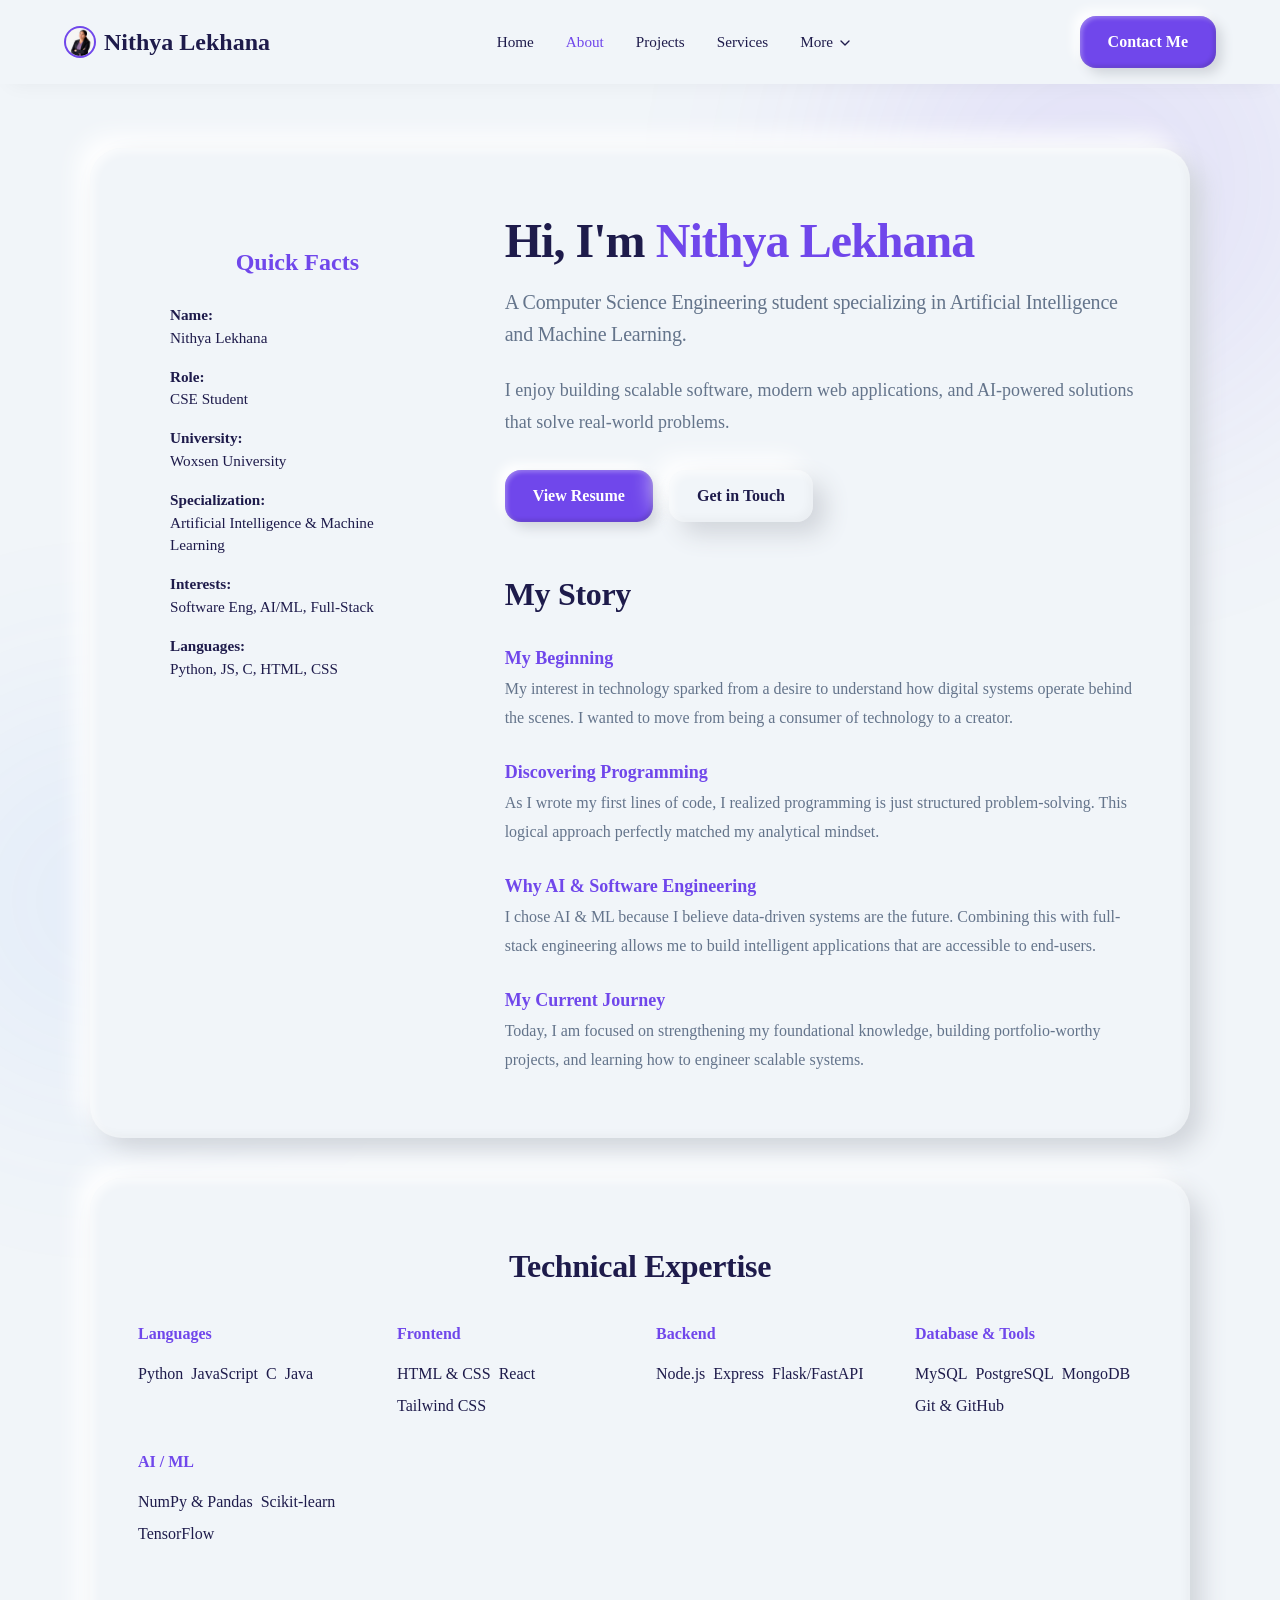
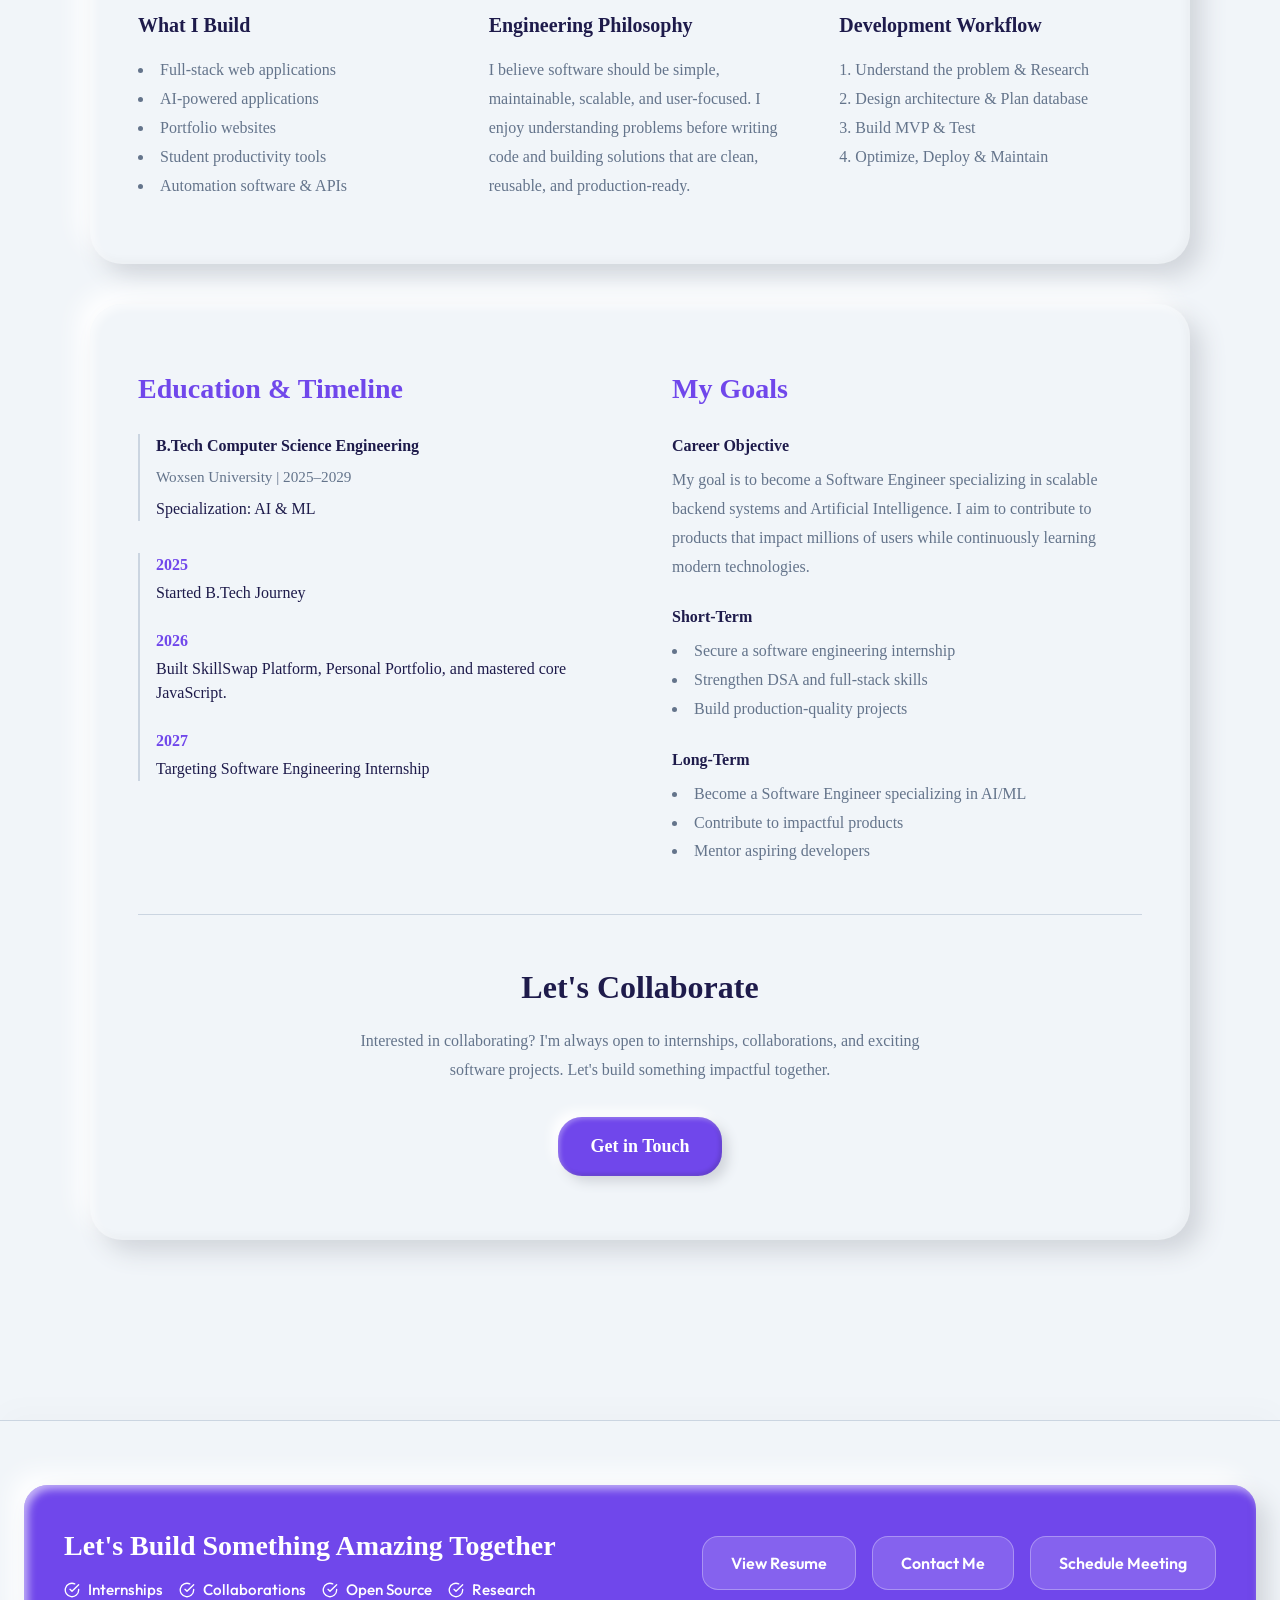
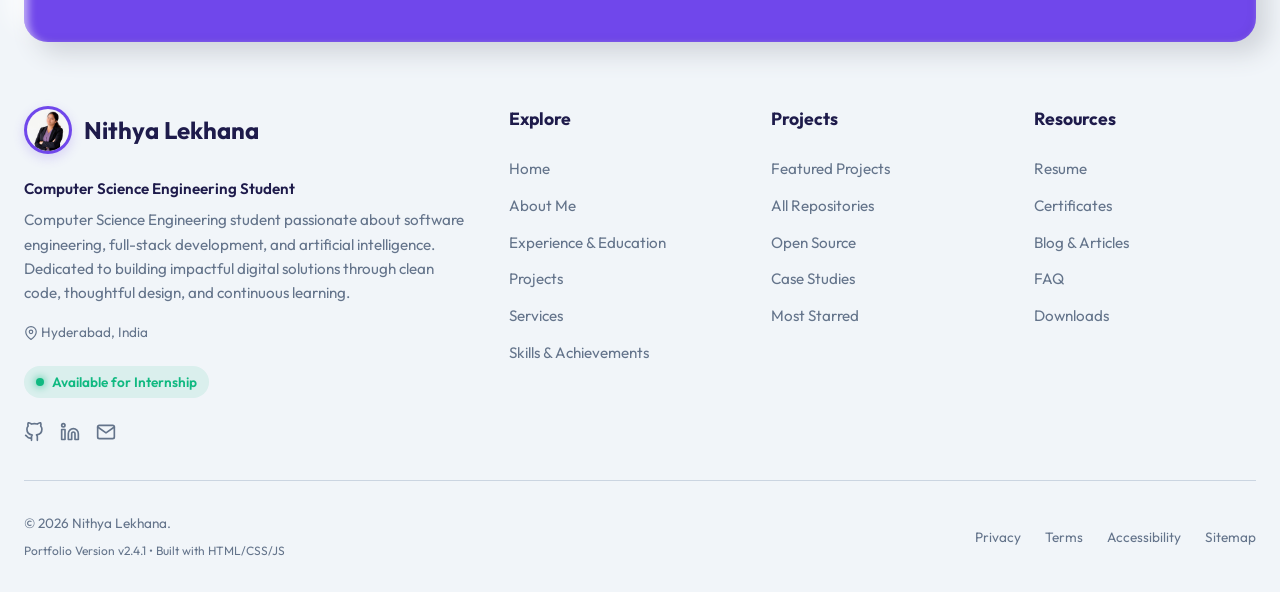
<file: about.html>
<!DOCTYPE html>
<html lang="en">
<head>
    <meta charset="UTF-8">
    <meta name="viewport" content="width=device-width, initial-scale=1.0">
    <title>About Me | Nithya Lekhana</title>
    <link rel="icon" type="image/png" href="icon.png">
    <link rel="preconnect" href="https://fonts.googleapis.com">
    <link rel="preconnect" href="https://fonts.gstatic.com" crossorigin>
    <link href="https://fonts.googleapis.com/css2?family=Outfit:wght@400;500;600;700;800&display=swap" rel="stylesheet">
    <link rel="stylesheet" href="style.css">
</head>
<body>
    <div class="bg-shape bg-shape-1"></div>
    <div class="bg-shape bg-shape-2"></div>

    <header class="navbar-wrapper">
        <div class="container navbar-inner">
            <div class="logo">
                <img src="icon_nobg.png" alt="Logo" width="32" height="32" style="border-radius: 50%; object-fit: cover; background: var(--primary); padding: 2px;">
                <span>Nithya Lekhana</span>
            </div>
            <nav class="nav-links">
                <a href="index.html">Home</a>
                <a href="about.html" style="color: var(--primary);">About</a>
                <a href="projects.html">Projects</a>
                <a href="services.html">Services</a>
                <div class="dropdown">
                    <a href="#" class="dropdown-toggle">More <svg width="16" height="16" viewBox="0 0 24 24" fill="none" stroke="currentColor" stroke-width="2" stroke-linecap="round" stroke-linejoin="round" style="vertical-align: middle;"><polyline points="6 9 12 15 18 9"></polyline></svg></a>
                    <div class="dropdown-menu">
                        <a href="resume.html">Resume</a>
                        <a href="skills.html">Skills & Certificates</a>
                        <a href="awards.html">Awards</a>
                        <a href="blog.html">Blog</a>
                        <a href="faq.html">FAQ</a>
                        <a href="contact.html">Contact</a>
                    </div>
                </div>
            </nav>
            <div class="nav-actions">
                <a href="contact.html" class="btn btn-primary">Contact Me</a>
                <button class="mobile-menu-btn" aria-label="Toggle Menu">
                    <svg width="24" height="24" viewBox="0 0 24 24" fill="none" stroke="currentColor" stroke-width="2" stroke-linecap="round" stroke-linejoin="round">
                        <line x1="3" y1="12" x2="21" y2="12"></line>
                        <line x1="3" y1="6" x2="21" y2="6"></line>
                        <line x1="3" y1="18" x2="21" y2="18"></line>
                    </svg>
                </button>
            </div>
        </div>
    </header>

    <main class="container" style="padding-top: 64px; padding-bottom: 80px;">
        
        <!-- Card 1: Intro & Story -->
        <div class="feature-card" style="max-width: 1100px; margin: 0 auto 40px; padding: 64px 48px; text-align: left;">
            <div style="display: flex; flex-wrap: wrap; gap: 48px; align-items: flex-start;">
                
                <!-- Quick Facts Sidebar -->
                <div style="flex: 1; min-width: 280px;">
                    <div style="background: var(--bg-white); border-radius: var(--radius-lg); padding: 32px; box-shadow: var(--clay-shadow-inset);">
                        <h3 style="margin-bottom: 24px; color: var(--primary); font-size: 1.5rem; text-align: center;">Quick Facts</h3>
                        <ul style="list-style: none; padding: 0; display: flex; flex-direction: column; gap: 16px; font-size: 0.95rem; color: var(--text-dark);">
                            <li><strong>Name:</strong><br> Nithya Lekhana</li>
                            <li><strong>Role:</strong><br> CSE Student</li>
                            <li><strong>University:</strong><br> Woxsen University</li>
                            <li><strong>Specialization:</strong><br> Artificial Intelligence & Machine Learning</li>
                            <li><strong>Interests:</strong><br> Software Eng, AI/ML, Full-Stack</li>
                            <li><strong>Languages:</strong><br> Python, JS, C, HTML, CSS</li>
                        </ul>
                    </div>
                </div>

                <!-- Hero & Story -->
                <div style="flex: 2; min-width: 300px;">
                    <h1 style="margin-bottom: 16px; font-size: 3rem; line-height: 1.2;">Hi, I'm <span class="text-primary">Nithya Lekhana</span></h1>
                    <h2 style="font-size: 1.25rem; font-weight: 500; color: var(--text-muted); margin-bottom: 24px; line-height: 1.6;">A Computer Science Engineering student specializing in Artificial Intelligence and Machine Learning.</h2>
                    <p style="font-size: 1.125rem; line-height: 1.8; margin-bottom: 32px;">I enjoy building scalable software, modern web applications, and AI-powered solutions that solve real-world problems.</p>
                    
                    <div style="display: flex; flex-wrap: wrap; gap: 16px; margin-bottom: 48px;">
                        <a href="resume.html" class="btn btn-primary">View Resume</a>
                        <a href="contact.html" class="btn btn-secondary">Get in Touch</a>
                    </div>

                    <h2 style="margin-bottom: 24px; font-size: 2rem; color: var(--text-dark);">My Story</h2>
                    <div style="display: flex; flex-direction: column; gap: 24px; color: var(--text-dark); line-height: 1.8;">
                        <div>
                            <strong style="color: var(--primary); font-size: 1.125rem;">My Beginning</strong>
                            <p>My interest in technology sparked from a desire to understand how digital systems operate behind the scenes. I wanted to move from being a consumer of technology to a creator.</p>
                        </div>
                        <div>
                            <strong style="color: var(--primary); font-size: 1.125rem;">Discovering Programming</strong>
                            <p>As I wrote my first lines of code, I realized programming is just structured problem-solving. This logical approach perfectly matched my analytical mindset.</p>
                        </div>
                        <div>
                            <strong style="color: var(--primary); font-size: 1.125rem;">Why AI & Software Engineering</strong>
                            <p>I chose AI & ML because I believe data-driven systems are the future. Combining this with full-stack engineering allows me to build intelligent applications that are accessible to end-users.</p>
                        </div>
                        <div>
                            <strong style="color: var(--primary); font-size: 1.125rem;">My Current Journey</strong>
                            <p>Today, I am focused on strengthening my foundational knowledge, building portfolio-worthy projects, and learning how to engineer scalable systems.</p>
                        </div>
                    </div>
                </div>
            </div>
        </div>

        <!-- Card 2: Expertise & Philosophy -->
        <div class="feature-card" style="max-width: 1100px; margin: 0 auto 40px; padding: 64px 48px; text-align: left;">
            <h2 style="margin-bottom: 32px; font-size: 2rem; text-align: center;">Technical Expertise</h2>
            <div style="display: grid; grid-template-columns: repeat(auto-fit, minmax(200px, 1fr)); gap: 32px; margin-bottom: 64px;">
                <div>
                    <h4 style="margin-bottom: 16px; color: var(--primary);">Languages</h4>
                    <div style="display: flex; flex-wrap: wrap; gap: 8px;">
                        <span class="badge" style="background: var(--bg-white); color: var(--text-dark);">Python</span>
                        <span class="badge" style="background: var(--bg-white); color: var(--text-dark);">JavaScript</span>
                        <span class="badge" style="background: var(--bg-white); color: var(--text-dark);">C</span>
                        <span class="badge" style="background: var(--bg-white); color: var(--text-dark);">Java</span>
                    </div>
                </div>
                <div>
                    <h4 style="margin-bottom: 16px; color: var(--primary);">Frontend</h4>
                    <div style="display: flex; flex-wrap: wrap; gap: 8px;">
                        <span class="badge" style="background: var(--bg-white); color: var(--text-dark);">HTML & CSS</span>
                        <span class="badge" style="background: var(--bg-white); color: var(--text-dark);">React</span>
                        <span class="badge" style="background: var(--bg-white); color: var(--text-dark);">Tailwind CSS</span>
                    </div>
                </div>
                <div>
                    <h4 style="margin-bottom: 16px; color: var(--primary);">Backend</h4>
                    <div style="display: flex; flex-wrap: wrap; gap: 8px;">
                        <span class="badge" style="background: var(--bg-white); color: var(--text-dark);">Node.js</span>
                        <span class="badge" style="background: var(--bg-white); color: var(--text-dark);">Express</span>
                        <span class="badge" style="background: var(--bg-white); color: var(--text-dark);">Flask/FastAPI</span>
                    </div>
                </div>
                <div>
                    <h4 style="margin-bottom: 16px; color: var(--primary);">Database & Tools</h4>
                    <div style="display: flex; flex-wrap: wrap; gap: 8px;">
                        <span class="badge" style="background: var(--bg-white); color: var(--text-dark);">MySQL</span>
                        <span class="badge" style="background: var(--bg-white); color: var(--text-dark);">PostgreSQL</span>
                        <span class="badge" style="background: var(--bg-white); color: var(--text-dark);">MongoDB</span>
                        <span class="badge" style="background: var(--bg-white); color: var(--text-dark);">Git & GitHub</span>
                    </div>
                </div>
                <div>
                    <h4 style="margin-bottom: 16px; color: var(--primary);">AI / ML</h4>
                    <div style="display: flex; flex-wrap: wrap; gap: 8px;">
                        <span class="badge" style="background: var(--bg-white); color: var(--text-dark);">NumPy & Pandas</span>
                        <span class="badge" style="background: var(--bg-white); color: var(--text-dark);">Scikit-learn</span>
                        <span class="badge" style="background: var(--bg-white); color: var(--text-dark);">TensorFlow</span>
                    </div>
                </div>
            </div>

            <div style="display: grid; grid-template-columns: repeat(auto-fit, minmax(280px, 1fr)); gap: 48px;">
                <div>
                    <h3 style="margin-bottom: 16px; color: var(--text-dark);">What I Build</h3>
                    <ul style="list-style-position: inside; line-height: 1.8; color: var(--text-muted);">
                        <li>Full-stack web applications</li>
                        <li>AI-powered applications</li>
                        <li>Portfolio websites</li>
                        <li>Student productivity tools</li>
                        <li>Automation software & APIs</li>
                    </ul>
                </div>
                <div>
                    <h3 style="margin-bottom: 16px; color: var(--text-dark);">Engineering Philosophy</h3>
                    <p style="line-height: 1.8; color: var(--text-muted);">I believe software should be simple, maintainable, scalable, and user-focused. I enjoy understanding problems before writing code and building solutions that are clean, reusable, and production-ready.</p>
                </div>
                <div>
                    <h3 style="margin-bottom: 16px; color: var(--text-dark);">Development Workflow</h3>
                    <ol style="list-style-position: inside; line-height: 1.8; color: var(--text-muted);">
                        <li>Understand the problem & Research</li>
                        <li>Design architecture & Plan database</li>
                        <li>Build MVP & Test</li>
                        <li>Optimize, Deploy & Maintain</li>
                    </ol>
                </div>
            </div>
        </div>

        <!-- Card 3: Timeline & Goals -->
        <div class="feature-card" style="max-width: 1100px; margin: 0 auto; padding: 64px 48px; text-align: left;">
            <div style="display: grid; grid-template-columns: repeat(auto-fit, minmax(300px, 1fr)); gap: 64px;">
                
                <!-- Left Column -->
                <div>
                    <h3 style="margin-bottom: 24px; color: var(--primary); font-size: 1.75rem;">Education & Timeline</h3>
                    
                    <div style="margin-bottom: 32px; border-left: 2px solid var(--border); padding-left: 16px;">
                        <h4 style="margin-bottom: 8px;">B.Tech Computer Science Engineering</h4>
                        <p style="color: var(--text-muted); font-size: 0.95rem; margin-bottom: 8px;">Woxsen University | 2025–2029</p>
                        <p style="color: var(--text-dark);">Specialization: AI & ML</p>
                    </div>

                    <div style="border-left: 2px solid var(--border); padding-left: 16px;">
                        <div style="margin-bottom: 24px;">
                            <strong style="color: var(--primary);">2025</strong>
                            <p style="color: var(--text-dark); margin-top: 4px;">Started B.Tech Journey</p>
                        </div>
                        <div style="margin-bottom: 24px;">
                            <strong style="color: var(--primary);">2026</strong>
                            <p style="color: var(--text-dark); margin-top: 4px;">Built SkillSwap Platform, Personal Portfolio, and mastered core JavaScript.</p>
                        </div>
                        <div>
                            <strong style="color: var(--primary);">2027</strong>
                            <p style="color: var(--text-dark); margin-top: 4px;">Targeting Software Engineering Internship</p>
                        </div>
                    </div>
                </div>

                <!-- Right Column -->
                <div>
                    <h3 style="margin-bottom: 24px; color: var(--primary); font-size: 1.75rem;">My Goals</h3>
                    <h4 style="margin-bottom: 8px;">Career Objective</h4>
                    <p style="line-height: 1.8; margin-bottom: 24px; color: var(--text-muted);">My goal is to become a Software Engineer specializing in scalable backend systems and Artificial Intelligence. I aim to contribute to products that impact millions of users while continuously learning modern technologies.</p>
                    
                    <h4 style="margin-bottom: 8px;">Short-Term</h4>
                    <ul style="list-style-position: inside; line-height: 1.8; margin-bottom: 24px; color: var(--text-muted);">
                        <li>Secure a software engineering internship</li>
                        <li>Strengthen DSA and full-stack skills</li>
                        <li>Build production-quality projects</li>
                    </ul>

                    <h4 style="margin-bottom: 8px;">Long-Term</h4>
                    <ul style="list-style-position: inside; line-height: 1.8; color: var(--text-muted);">
                        <li>Become a Software Engineer specializing in AI/ML</li>
                        <li>Contribute to impactful products</li>
                        <li>Mentor aspiring developers</li>
                    </ul>
                </div>

            </div>

            <hr style="border: none; border-top: 1px solid var(--border); margin: 48px 0;">

            <div style="text-align: center;">
                <h3 style="margin-bottom: 16px; font-size: 2rem;">Let's Collaborate</h3>
                <p style="line-height: 1.8; margin-bottom: 32px; color: var(--text-muted); max-width: 600px; margin-left: auto; margin-right: auto;">Interested in collaborating? I'm always open to internships, collaborations, and exciting software projects. Let's build something impactful together.</p>
                <div style="display: flex; gap: 16px; justify-content: center;">
                    <a href="contact.html" class="btn btn-primary btn-large">Get in Touch</a>
                </div>
            </div>
        </div>

    </main>

    
    <!-- Premium Footer -->
    

    
    <!-- Custom Footer -->
    

    
    <!-- Dark Footer -->
    

    
    <!-- Redesigned Footer -->
    

    
    <!-- Minimalist Footer -->
    

    
    <!-- Mega Footer Dashboard -->
    <link rel="stylesheet" href="mega-footer.css">
    
    
    
    <!-- Mega Footer Dashboard -->
    <link rel="stylesheet" href="mega-footer.css">
    

    
    <!-- Mega Footer Dashboard -->
    <link rel="stylesheet" href="mega-footer.css">
    <footer class="mega-footer">
        <div class="mega-footer-container">
            <!-- Section 1: CTA Banner -->
            <div class="mf-cta-banner">
                <div class="mf-cta-text">
                    <h3>Let's Build Something Amazing Together</h3>
                    <div class="mf-cta-tags">
                        <span><svg width="16" height="16" viewBox="0 0 24 24" fill="none" stroke="currentColor" stroke-width="2" stroke-linecap="round" stroke-linejoin="round"><path d="M22 11.08V12a10.06 10.06 0 1 1-5.93-9.14"></path><polyline points="22 4 12 14.01 9 11.01"></polyline></svg> Internships</span>
                        <span><svg width="16" height="16" viewBox="0 0 24 24" fill="none" stroke="currentColor" stroke-width="2" stroke-linecap="round" stroke-linejoin="round"><path d="M22 11.08V12a10.06 10.06 0 1 1-5.93-9.14"></path><polyline points="22 4 12 14.01 9 11.01"></polyline></svg> Collaborations</span>
                        <span><svg width="16" height="16" viewBox="0 0 24 24" fill="none" stroke="currentColor" stroke-width="2" stroke-linecap="round" stroke-linejoin="round"><path d="M22 11.08V12a10.06 10.06 0 1 1-5.93-9.14"></path><polyline points="22 4 12 14.01 9 11.01"></polyline></svg> Open Source</span>
                        <span><svg width="16" height="16" viewBox="0 0 24 24" fill="none" stroke="currentColor" stroke-width="2" stroke-linecap="round" stroke-linejoin="round"><path d="M22 11.08V12a10.06 10.06 0 1 1-5.93-9.14"></path><polyline points="22 4 12 14.01 9 11.01"></polyline></svg> Research</span>
                    </div>
                </div>
                <div class="mf-cta-actions">
                    <a href="resume.html" class="btn">View Resume</a>
                    <a href="contact.html" class="btn">Contact Me</a>
                    <a href="mailto:nithyalekhana04@gmail.com" class="btn">Schedule Meeting</a>
                </div>
            </div>

            <!-- Sections 2-5: Main Grid -->
            <div class="mf-grid-main" style="margin-bottom: 32px;">
                <!-- Col 1: Personal Card -->
                <div class="mf-personal">
                    <div class="logo" style="display: flex; align-items: center; gap: 12px; margin-bottom: 24px;">
                        <img src="icon_nobg.png" alt="Logo" width="48" height="48" style="border-radius: 50%; object-fit: cover; background: var(--primary); padding: 3px; box-shadow: 0 4px 12px rgba(112, 71, 235, 0.2);">
                        <span style="font-size: 1.5rem; font-weight: 700;">Nithya Lekhana</span>
                    </div>
                    <p style="font-weight: 600; color: var(--text-dark); margin-bottom: 8px;">Computer Science Engineering Student</p>
                    <p style="color: var(--text-muted); font-size: 0.95rem; line-height: 1.6; margin-bottom: 16px;">Computer Science Engineering student passionate about software engineering, full-stack development, and artificial intelligence. Dedicated to building impactful digital solutions through clean code, thoughtful design, and continuous learning.</p>
                    <p style="font-size: 0.85rem; margin-top: 8px;"><svg width="14" height="14" viewBox="0 0 24 24" fill="none" stroke="currentColor" stroke-width="2" stroke-linecap="round" stroke-linejoin="round" style="vertical-align: middle;"><path d="M21 10c0 7-9 13-9 13s-9-6-9-13a9 9 0 0 1 18 0z"></path><circle cx="12" cy="10" r="3"></circle></svg> Hyderabad, India</p>
                    <div class="mf-status">
                        <div class="mf-status-dot"></div> Available for Internship
                    </div>
                    <div style="display:flex; gap:16px;">
                        <a href="https://github.com/nithya-lekhana" target="_blank" style="color: var(--text-muted);"><svg width="20" height="20" viewBox="0 0 24 24" fill="none" stroke="currentColor" stroke-width="2" stroke-linecap="round" stroke-linejoin="round"><path d="M9 19c-5 1.5-5-2.5-7-3m14 6v-3.87a3.37 3.37 0 0 0-.94-2.61c3.14-.35 6.44-1.54 6.44-7A5.44 5.44 0 0 0 20 4.77 5.07 5.07 0 0 0 19.91 1S18.73.65 16 2.48a13.38 13.38 0 0 0-7 0C6.27.65 5.09 1 5.09 1A5.07 5.07 0 0 0 5 4.77a5.44 5.44 0 0 0-1.5 3.78c0 5.42 3.3 6.61 6.44 7A3.37 3.37 0 0 0 9 18.13V22"></path></svg></a>
                        <a href="https://linkedin.com/in/nithya-lekhana" target="_blank" style="color: var(--text-muted);"><svg width="20" height="20" viewBox="0 0 24 24" fill="none" stroke="currentColor" stroke-width="2" stroke-linecap="round" stroke-linejoin="round"><path d="M16 8a6 6 0 0 1 6 6v7h-4v-7a2 2 0 0 0-2-2 2 2 0 0 0-2 2v7h-4v-7a6 6 0 0 1 6-6z"></path><rect x="2" y="9" width="4" height="12"></rect><circle cx="4" cy="4" r="2"></circle></svg></a>
                        <a href="mailto:nithyalekhana04@gmail.com" style="color: var(--text-muted);"><svg width="20" height="20" viewBox="0 0 24 24" fill="none" stroke="currentColor" stroke-width="2" stroke-linecap="round" stroke-linejoin="round"><path d="M4 4h16c1.1 0 2 .9 2 2v12c0 1.1-.9 2-2 2H4c-1.1 0-2-.9-2-2V6c0-1.1.9-2 2-2z"></path><polyline points="22,6 12,13 2,6"></polyline></svg></a>
                    </div>
                </div>
                
                <!-- Col 2: Explore -->
                <div class="mf-col">
                    <h4>Explore</h4>
                    <ul class="mf-link-list">
                        <li><a href="index.html">Home</a></li>
                        <li><a href="about.html">About Me</a></li>
                        <li><a href="resume.html">Experience & Education</a></li>
                        <li><a href="projects.html">Projects</a></li>
                        <li><a href="services.html">Services</a></li>
                        <li><a href="skills.html">Skills & Achievements</a></li>
                    </ul>
                </div>

                <!-- Col 3: Projects -->
                <div class="mf-col">
                    <h4>Projects</h4>
                    <ul class="mf-link-list">
                        <li><a href="projects.html">Featured Projects</a></li>
                        <li><a href="https://github.com/nithya-lekhana?tab=repositories" target="_blank">All Repositories</a></li>
                        <li><a href="projects.html">Open Source</a></li>
                        <li><a href="projects.html">Case Studies</a></li>
                        <li><a href="projects.html">Most Starred</a></li>
                    </ul>
                </div>

                <!-- Col 4: Resources -->
                <div class="mf-col">
                    <h4>Resources</h4>
                    <ul class="mf-link-list">
                        <li><a href="resume.html">Resume</a></li>
                        <li><a href="skills.html">Certificates</a></li>
                        <li><a href="blog.html">Blog & Articles</a></li>
                        <li><a href="faq.html">FAQ</a></li>
                        <li><a href="awards.html">Downloads</a></li>
                    </ul>
                </div>
            </div>

            <!-- Bottom Bar -->
            <div class="mf-bottom" style="border-top: 1px solid var(--border); padding-top: 32px;">
                <div>
                    &copy; 2026 Nithya Lekhana.<br>
                    <span style="font-size: 0.75rem; margin-top: 8px; display: inline-block;">Portfolio Version v2.4.1 • Built with HTML/CSS/JS</span>
                </div>
                <div class="mf-bottom-links">
                    <a href="#">Privacy</a>
                    <a href="#">Terms</a>
                    <a href="#">Accessibility</a>
                    <a href="#">Sitemap</a>
                </div>
            </div>
        </div>
    </footer>

    <script src="script.js"></script>
</body>
</html>
</file>
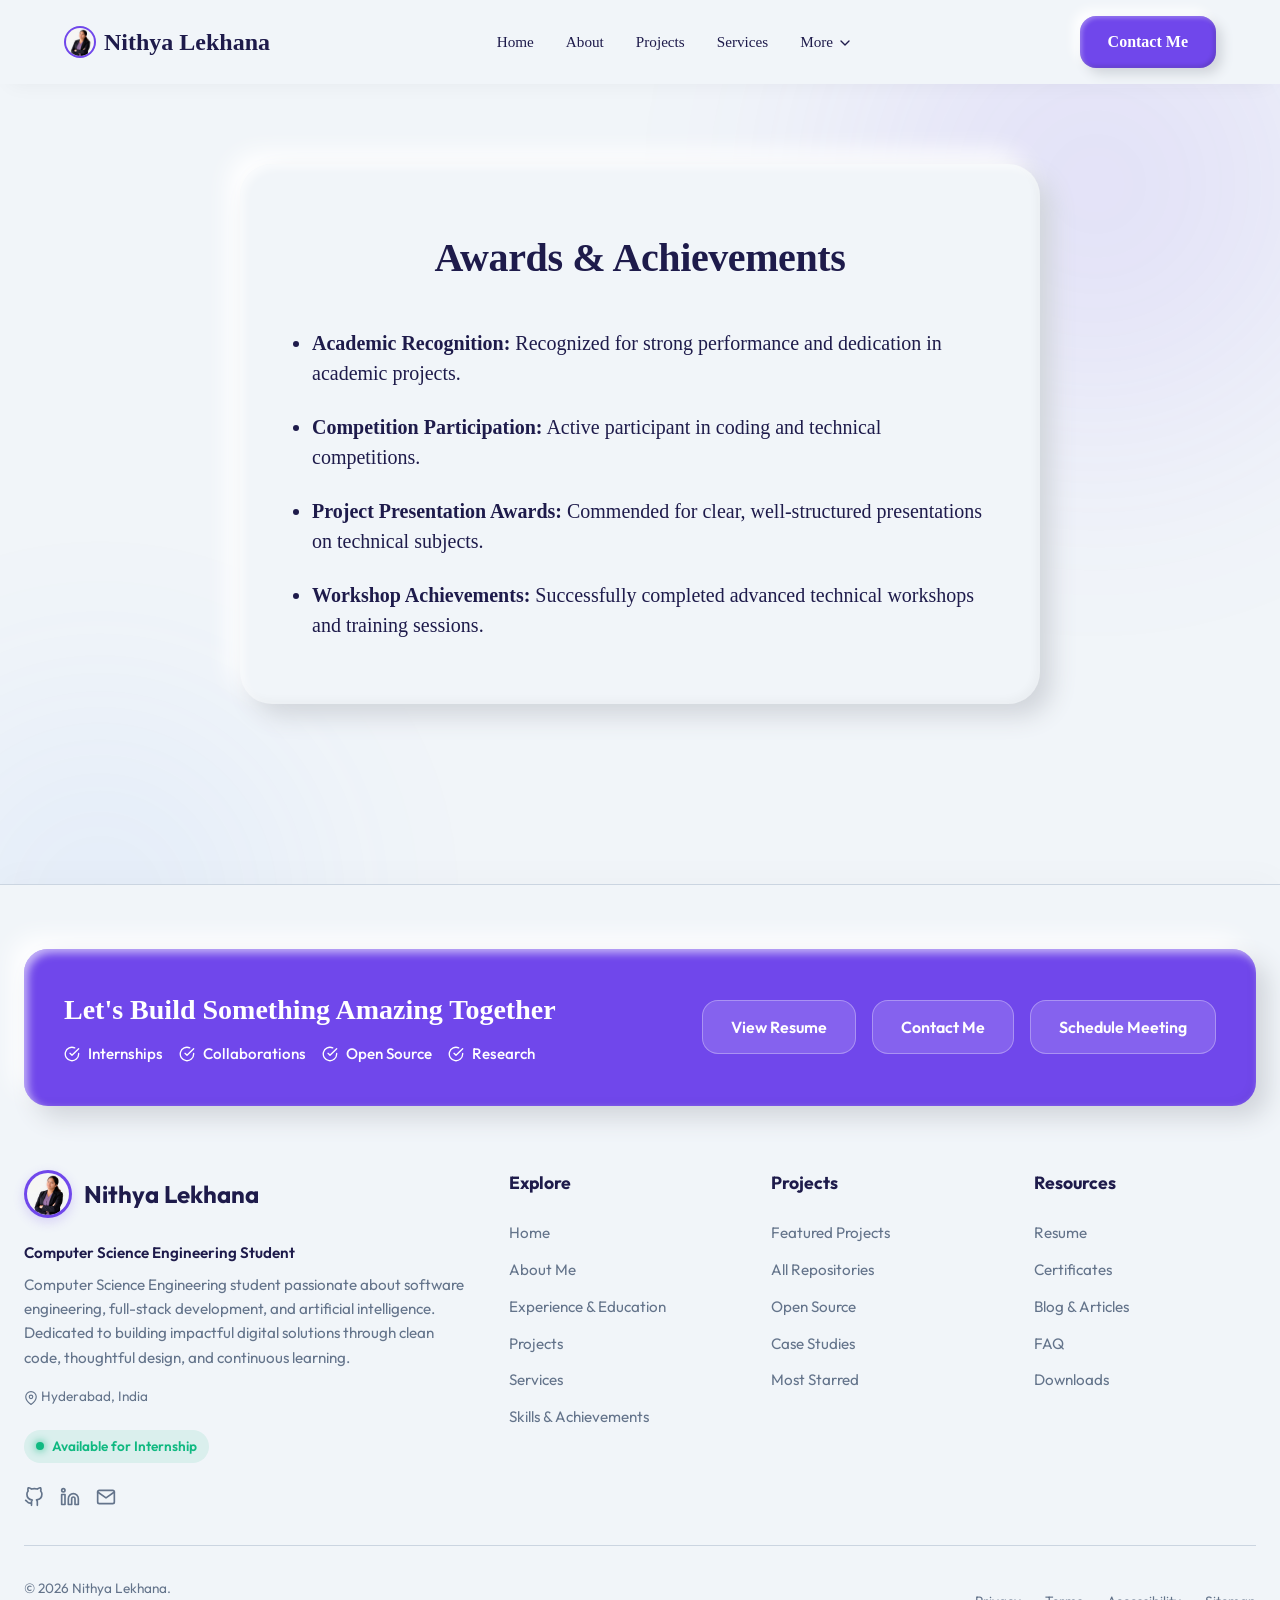
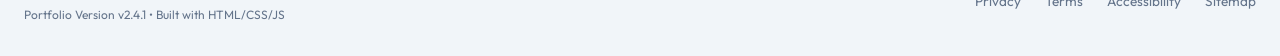
<file: awards.html>
<!DOCTYPE html>
<html lang="en">
<head>
    <meta charset="UTF-8">
    <meta name="viewport" content="width=device-width, initial-scale=1.0">
    <title>Awards | Nithya Lekhana</title>
    <link rel="icon" type="image/png" href="icon.png">
    <link rel="preconnect" href="https://fonts.googleapis.com">
    <link rel="preconnect" href="https://fonts.gstatic.com" crossorigin>
    <link href="https://fonts.googleapis.com/css2?family=Outfit:wght@400;500;600;700;800&display=swap" rel="stylesheet">
    <link rel="stylesheet" href="style.css">
</head>
<body>
    <div class="bg-shape bg-shape-1"></div>
    <div class="bg-shape bg-shape-2"></div>

    <header class="navbar-wrapper">
        <div class="container navbar-inner">
            <div class="logo">
                <img src="icon_nobg.png" alt="Logo" width="32" height="32" style="border-radius: 50%; object-fit: cover; background: var(--primary); padding: 2px;">
                <span>Nithya Lekhana</span>
            </div>
            <nav class="nav-links">
                <a href="index.html">Home</a>
                <a href="about.html">About</a>
                <a href="projects.html">Projects</a>
                <a href="services.html">Services</a>
                <div class="dropdown">
                    <a href="#" class="dropdown-toggle">More <svg width="16" height="16" viewBox="0 0 24 24" fill="none" stroke="currentColor" stroke-width="2" stroke-linecap="round" stroke-linejoin="round" style="vertical-align: middle;"><polyline points="6 9 12 15 18 9"></polyline></svg></a>
                    <div class="dropdown-menu">
                        <a href="resume.html">Resume</a>
                        <a href="skills.html">Skills & Certificates</a>
                        <a href="awards.html">Awards</a>
                        <a href="blog.html">Blog</a>
                        <a href="faq.html">FAQ</a>
                        <a href="contact.html">Contact</a>
                    </div>
                </div>
            </nav>
            <div class="nav-actions">
                <a href="contact.html" class="btn btn-primary">Contact Me</a>
                <button class="mobile-menu-btn" aria-label="Toggle Menu">
                    <svg width="24" height="24" viewBox="0 0 24 24" fill="none" stroke="currentColor" stroke-width="2" stroke-linecap="round" stroke-linejoin="round">
                        <line x1="3" y1="12" x2="21" y2="12"></line>
                        <line x1="3" y1="6" x2="21" y2="6"></line>
                        <line x1="3" y1="18" x2="21" y2="18"></line>
                    </svg>
                </button>
            </div>
        </div>
    </header>

    <main class="container" style="padding-top: 80px; padding-bottom: 80px; text-align: center;">
        <div class="feature-card" style="max-width: 800px; margin: 0 auto; padding: 64px 48px; text-align: left;">
            <h2 style="margin-bottom: 40px; text-align: center;">Awards & Achievements</h2>
            
            <div>
                <ul style="padding-left: 24px; display: flex; flex-direction: column; gap: 24px; color: var(--text-dark); font-size: 1.25rem;">
                    <li><strong>Academic Recognition:</strong> Recognized for strong performance and dedication in academic projects.</li>
                    <li><strong>Competition Participation:</strong> Active participant in coding and technical competitions.</li>
                    <li><strong>Project Presentation Awards:</strong> Commended for clear, well-structured presentations on technical subjects.</li>
                    <li><strong>Workshop Achievements:</strong> Successfully completed advanced technical workshops and training sessions.</li>
                </ul>
            </div>
            
        </div>
    </main>

    
    <!-- Premium Footer -->
    

    
    <!-- Custom Footer -->
    

    
    <!-- Dark Footer -->
    

    
    <!-- Redesigned Footer -->
    

    
    <!-- Minimalist Footer -->
    

    
    <!-- Mega Footer Dashboard -->
    <link rel="stylesheet" href="mega-footer.css">
    
    
    
    <!-- Mega Footer Dashboard -->
    <link rel="stylesheet" href="mega-footer.css">
    

    
    <!-- Mega Footer Dashboard -->
    <link rel="stylesheet" href="mega-footer.css">
    <footer class="mega-footer">
        <div class="mega-footer-container">
            <!-- Section 1: CTA Banner -->
            <div class="mf-cta-banner">
                <div class="mf-cta-text">
                    <h3>Let's Build Something Amazing Together</h3>
                    <div class="mf-cta-tags">
                        <span><svg width="16" height="16" viewBox="0 0 24 24" fill="none" stroke="currentColor" stroke-width="2" stroke-linecap="round" stroke-linejoin="round"><path d="M22 11.08V12a10.06 10.06 0 1 1-5.93-9.14"></path><polyline points="22 4 12 14.01 9 11.01"></polyline></svg> Internships</span>
                        <span><svg width="16" height="16" viewBox="0 0 24 24" fill="none" stroke="currentColor" stroke-width="2" stroke-linecap="round" stroke-linejoin="round"><path d="M22 11.08V12a10.06 10.06 0 1 1-5.93-9.14"></path><polyline points="22 4 12 14.01 9 11.01"></polyline></svg> Collaborations</span>
                        <span><svg width="16" height="16" viewBox="0 0 24 24" fill="none" stroke="currentColor" stroke-width="2" stroke-linecap="round" stroke-linejoin="round"><path d="M22 11.08V12a10.06 10.06 0 1 1-5.93-9.14"></path><polyline points="22 4 12 14.01 9 11.01"></polyline></svg> Open Source</span>
                        <span><svg width="16" height="16" viewBox="0 0 24 24" fill="none" stroke="currentColor" stroke-width="2" stroke-linecap="round" stroke-linejoin="round"><path d="M22 11.08V12a10.06 10.06 0 1 1-5.93-9.14"></path><polyline points="22 4 12 14.01 9 11.01"></polyline></svg> Research</span>
                    </div>
                </div>
                <div class="mf-cta-actions">
                    <a href="resume.html" class="btn">View Resume</a>
                    <a href="contact.html" class="btn">Contact Me</a>
                    <a href="mailto:nithyalekhana04@gmail.com" class="btn">Schedule Meeting</a>
                </div>
            </div>

            <!-- Sections 2-5: Main Grid -->
            <div class="mf-grid-main" style="margin-bottom: 32px;">
                <!-- Col 1: Personal Card -->
                <div class="mf-personal">
                    <div class="logo" style="display: flex; align-items: center; gap: 12px; margin-bottom: 24px;">
                        <img src="icon_nobg.png" alt="Logo" width="48" height="48" style="border-radius: 50%; object-fit: cover; background: var(--primary); padding: 3px; box-shadow: 0 4px 12px rgba(112, 71, 235, 0.2);">
                        <span style="font-size: 1.5rem; font-weight: 700;">Nithya Lekhana</span>
                    </div>
                    <p style="font-weight: 600; color: var(--text-dark); margin-bottom: 8px;">Computer Science Engineering Student</p>
                    <p style="color: var(--text-muted); font-size: 0.95rem; line-height: 1.6; margin-bottom: 16px;">Computer Science Engineering student passionate about software engineering, full-stack development, and artificial intelligence. Dedicated to building impactful digital solutions through clean code, thoughtful design, and continuous learning.</p>
                    <p style="font-size: 0.85rem; margin-top: 8px;"><svg width="14" height="14" viewBox="0 0 24 24" fill="none" stroke="currentColor" stroke-width="2" stroke-linecap="round" stroke-linejoin="round" style="vertical-align: middle;"><path d="M21 10c0 7-9 13-9 13s-9-6-9-13a9 9 0 0 1 18 0z"></path><circle cx="12" cy="10" r="3"></circle></svg> Hyderabad, India</p>
                    <div class="mf-status">
                        <div class="mf-status-dot"></div> Available for Internship
                    </div>
                    <div style="display:flex; gap:16px;">
                        <a href="https://github.com/nithya-lekhana" target="_blank" style="color: var(--text-muted);"><svg width="20" height="20" viewBox="0 0 24 24" fill="none" stroke="currentColor" stroke-width="2" stroke-linecap="round" stroke-linejoin="round"><path d="M9 19c-5 1.5-5-2.5-7-3m14 6v-3.87a3.37 3.37 0 0 0-.94-2.61c3.14-.35 6.44-1.54 6.44-7A5.44 5.44 0 0 0 20 4.77 5.07 5.07 0 0 0 19.91 1S18.73.65 16 2.48a13.38 13.38 0 0 0-7 0C6.27.65 5.09 1 5.09 1A5.07 5.07 0 0 0 5 4.77a5.44 5.44 0 0 0-1.5 3.78c0 5.42 3.3 6.61 6.44 7A3.37 3.37 0 0 0 9 18.13V22"></path></svg></a>
                        <a href="https://linkedin.com/in/nithya-lekhana" target="_blank" style="color: var(--text-muted);"><svg width="20" height="20" viewBox="0 0 24 24" fill="none" stroke="currentColor" stroke-width="2" stroke-linecap="round" stroke-linejoin="round"><path d="M16 8a6 6 0 0 1 6 6v7h-4v-7a2 2 0 0 0-2-2 2 2 0 0 0-2 2v7h-4v-7a6 6 0 0 1 6-6z"></path><rect x="2" y="9" width="4" height="12"></rect><circle cx="4" cy="4" r="2"></circle></svg></a>
                        <a href="mailto:nithyalekhana04@gmail.com" style="color: var(--text-muted);"><svg width="20" height="20" viewBox="0 0 24 24" fill="none" stroke="currentColor" stroke-width="2" stroke-linecap="round" stroke-linejoin="round"><path d="M4 4h16c1.1 0 2 .9 2 2v12c0 1.1-.9 2-2 2H4c-1.1 0-2-.9-2-2V6c0-1.1.9-2 2-2z"></path><polyline points="22,6 12,13 2,6"></polyline></svg></a>
                    </div>
                </div>
                
                <!-- Col 2: Explore -->
                <div class="mf-col">
                    <h4>Explore</h4>
                    <ul class="mf-link-list">
                        <li><a href="index.html">Home</a></li>
                        <li><a href="about.html">About Me</a></li>
                        <li><a href="resume.html">Experience & Education</a></li>
                        <li><a href="projects.html">Projects</a></li>
                        <li><a href="services.html">Services</a></li>
                        <li><a href="skills.html">Skills & Achievements</a></li>
                    </ul>
                </div>

                <!-- Col 3: Projects -->
                <div class="mf-col">
                    <h4>Projects</h4>
                    <ul class="mf-link-list">
                        <li><a href="projects.html">Featured Projects</a></li>
                        <li><a href="https://github.com/nithya-lekhana?tab=repositories" target="_blank">All Repositories</a></li>
                        <li><a href="projects.html">Open Source</a></li>
                        <li><a href="projects.html">Case Studies</a></li>
                        <li><a href="projects.html">Most Starred</a></li>
                    </ul>
                </div>

                <!-- Col 4: Resources -->
                <div class="mf-col">
                    <h4>Resources</h4>
                    <ul class="mf-link-list">
                        <li><a href="resume.html">Resume</a></li>
                        <li><a href="skills.html">Certificates</a></li>
                        <li><a href="blog.html">Blog & Articles</a></li>
                        <li><a href="faq.html">FAQ</a></li>
                        <li><a href="awards.html">Downloads</a></li>
                    </ul>
                </div>
            </div>

            <!-- Bottom Bar -->
            <div class="mf-bottom" style="border-top: 1px solid var(--border); padding-top: 32px;">
                <div>
                    &copy; 2026 Nithya Lekhana.<br>
                    <span style="font-size: 0.75rem; margin-top: 8px; display: inline-block;">Portfolio Version v2.4.1 • Built with HTML/CSS/JS</span>
                </div>
                <div class="mf-bottom-links">
                    <a href="#">Privacy</a>
                    <a href="#">Terms</a>
                    <a href="#">Accessibility</a>
                    <a href="#">Sitemap</a>
                </div>
            </div>
        </div>
    </footer>

    <script src="script.js"></script>
</body>
</html>
</file>
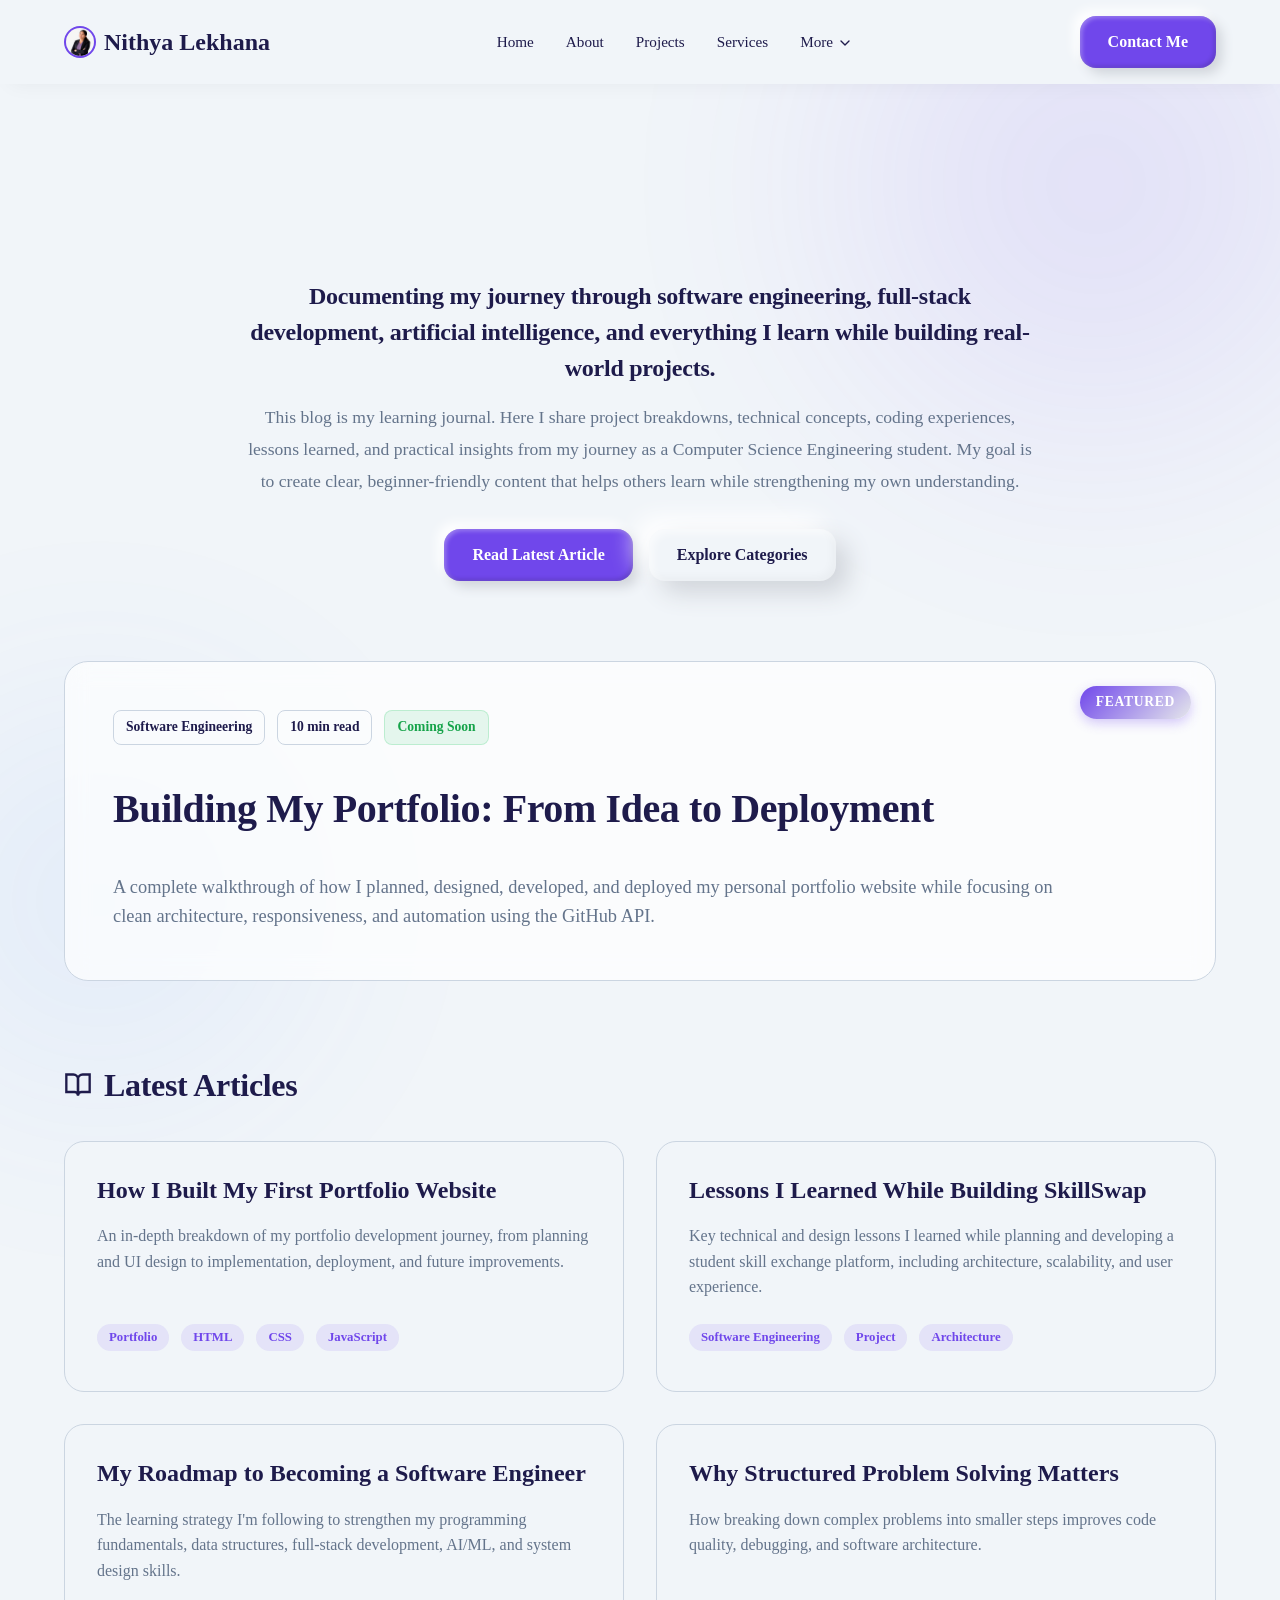
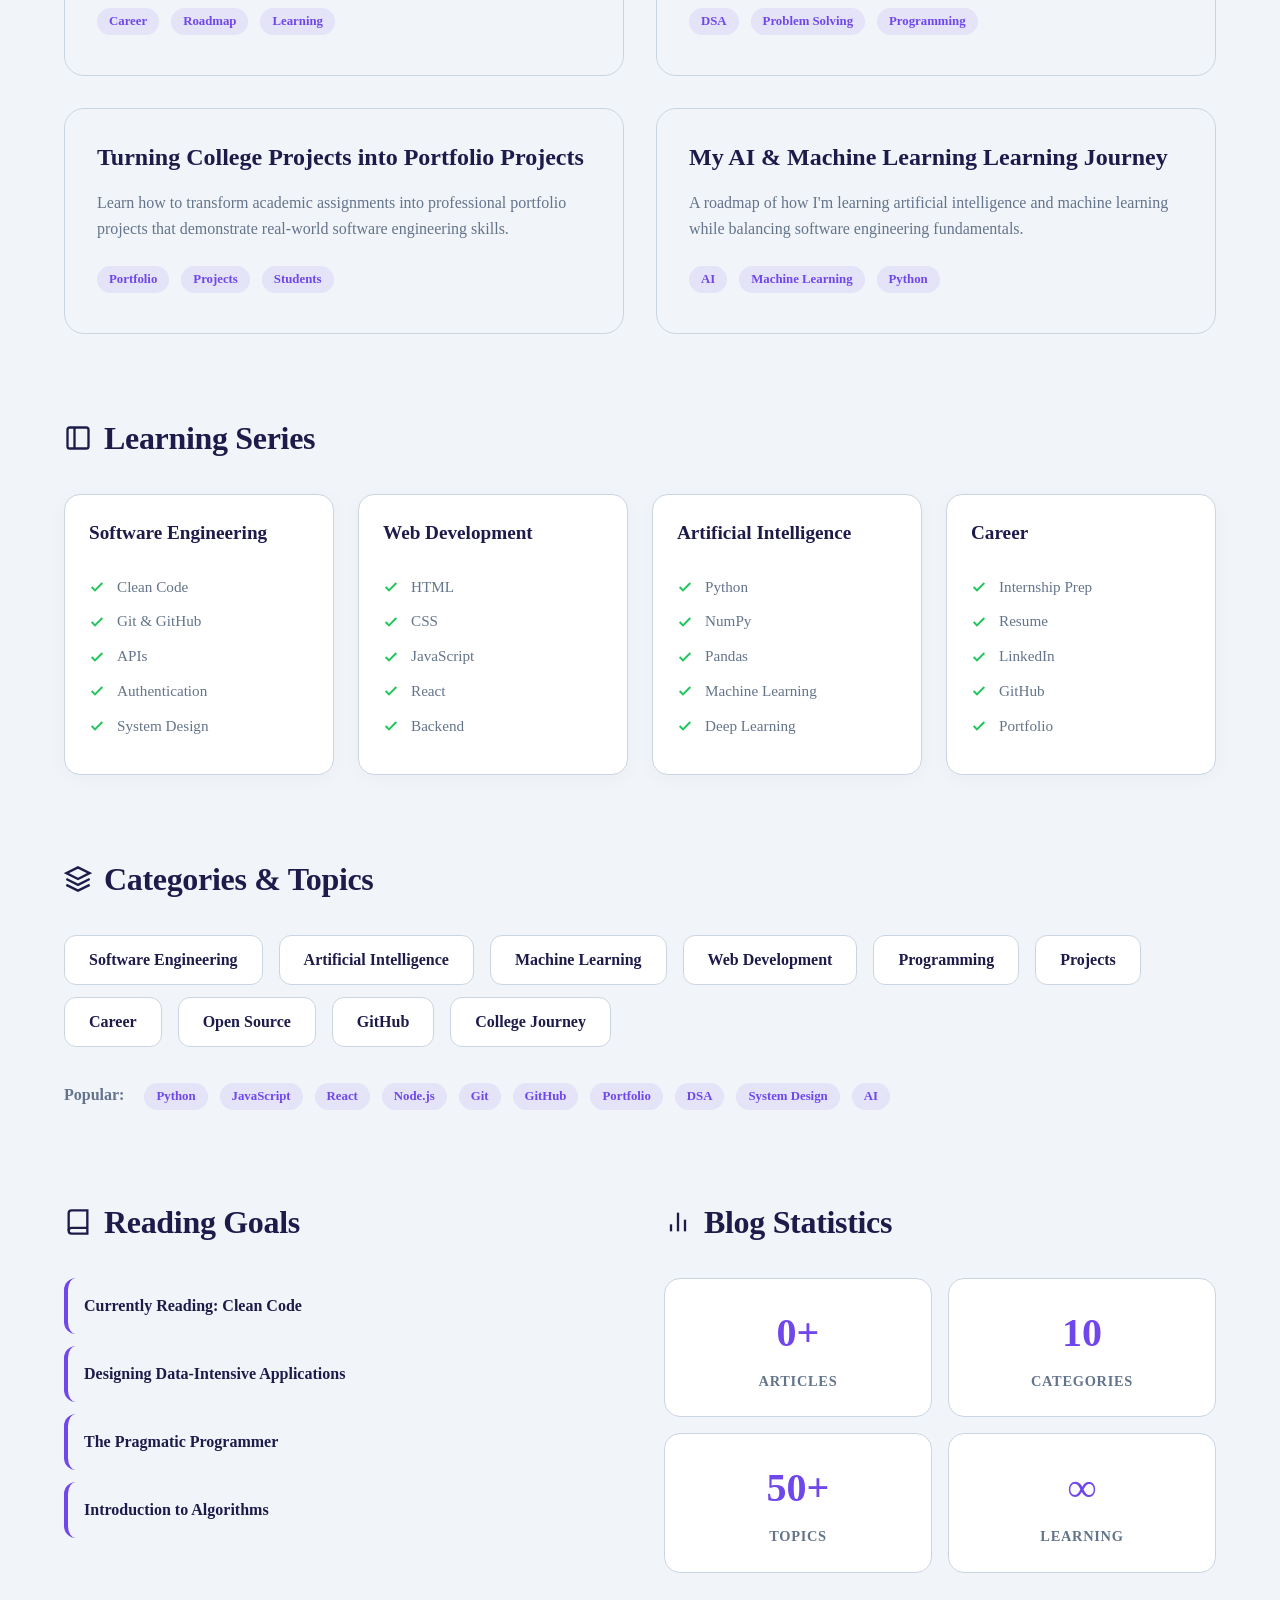
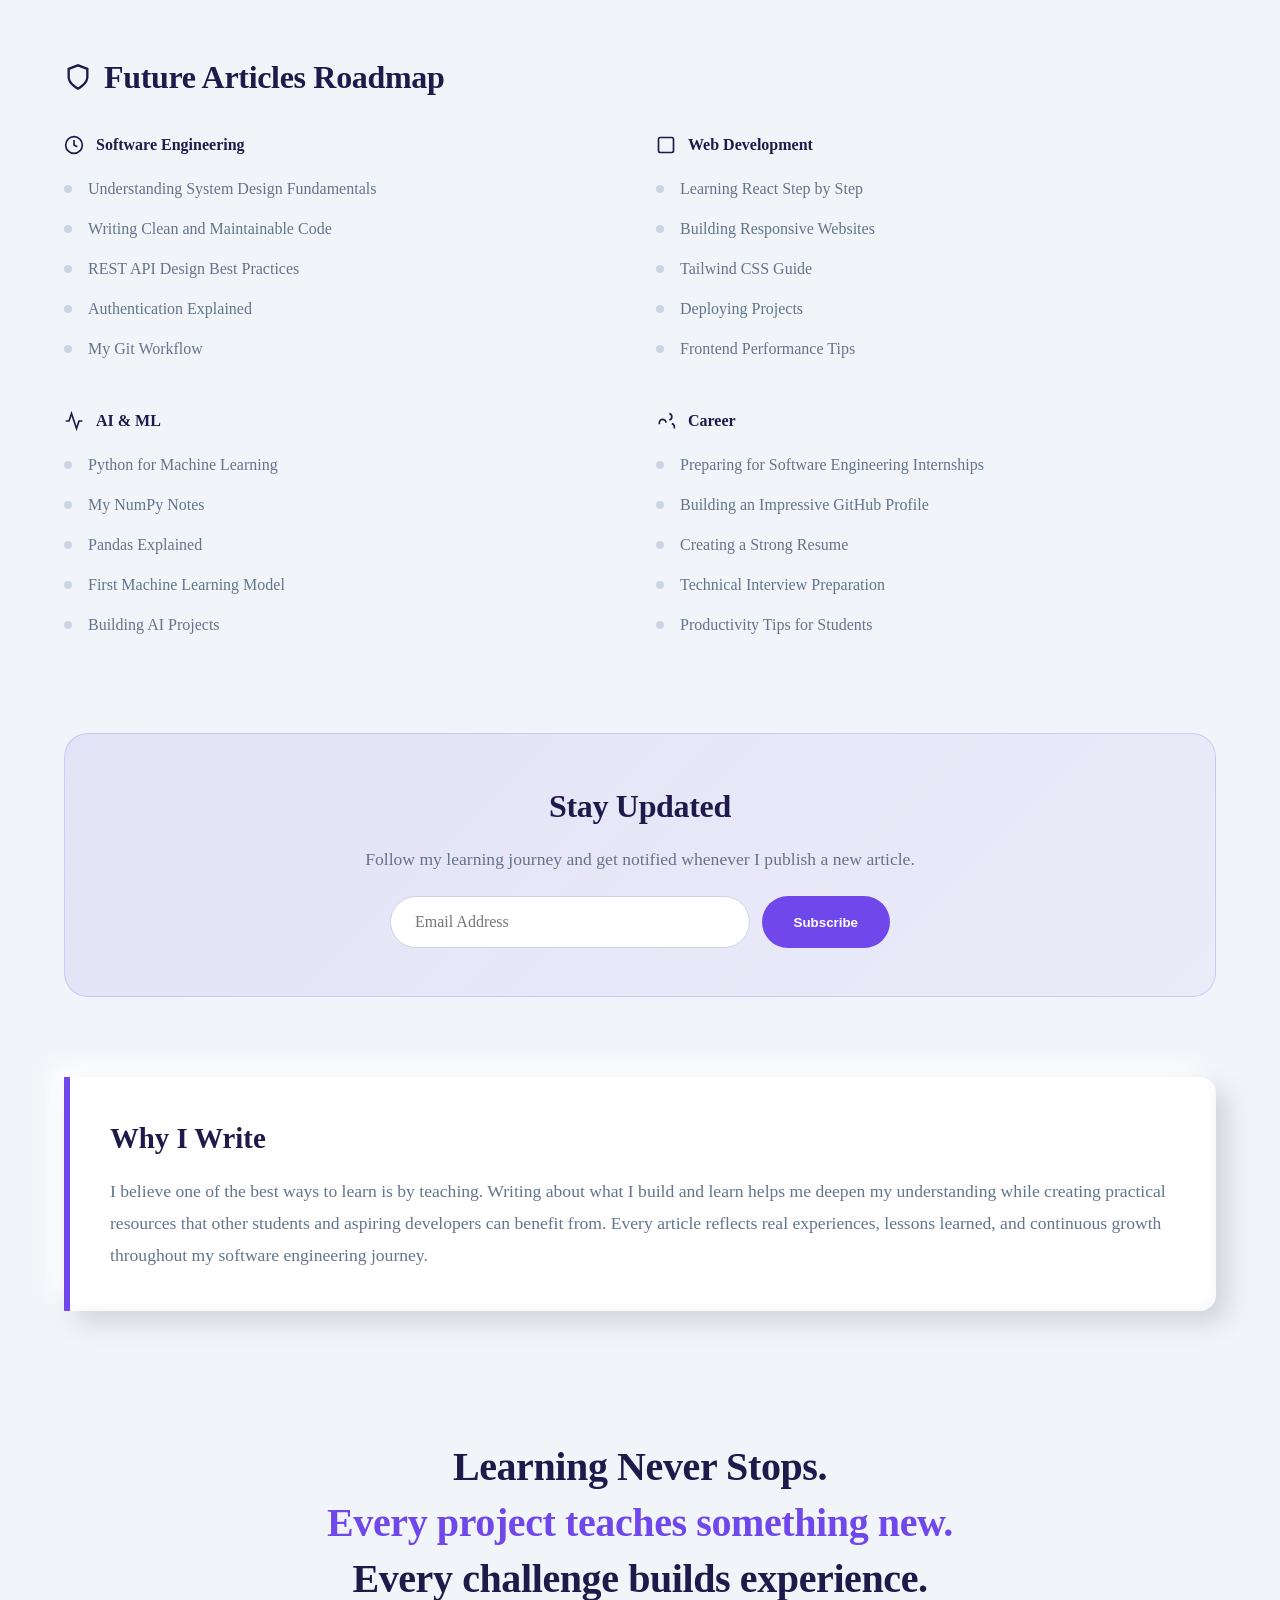
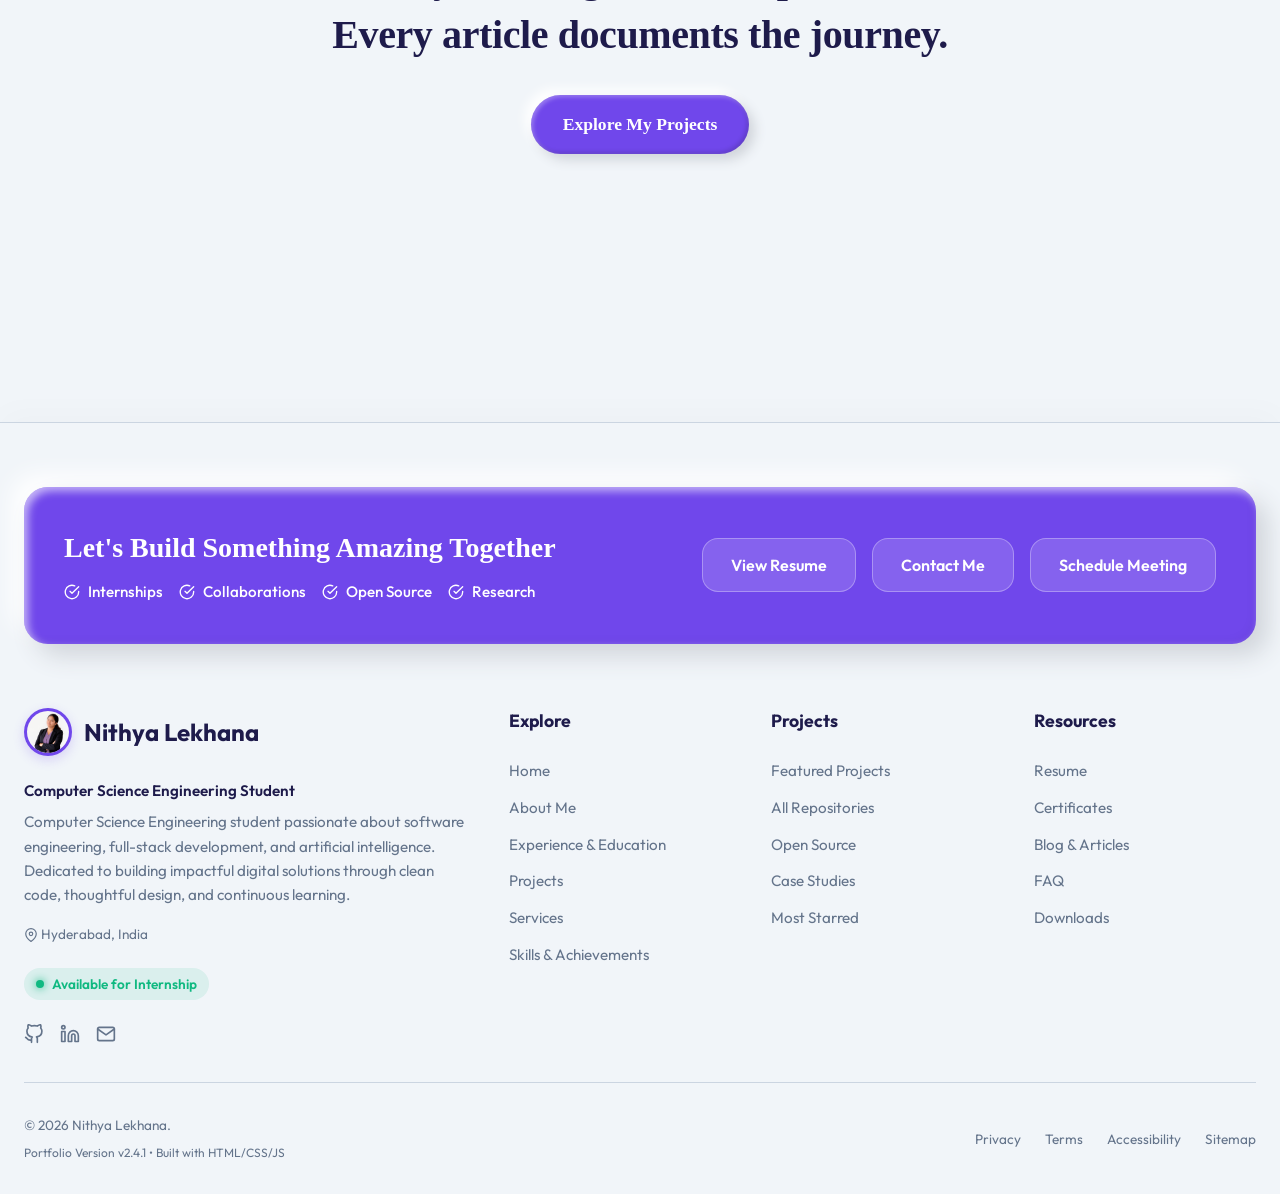
<file: blog.html>
<!DOCTYPE html>
<html lang="en">
<head>
    <meta charset="UTF-8">
    <meta name="viewport" content="width=device-width, initial-scale=1.0">
    <title>Blog | Nithya Lekhana</title>
    <link rel="icon" type="image/png" href="icon.png">
    <link rel="preconnect" href="https://fonts.googleapis.com">
    <link rel="preconnect" href="https://fonts.gstatic.com" crossorigin>
    <link href="https://fonts.googleapis.com/css2?family=Outfit:wght@400;500;600;700;800&display=swap" rel="stylesheet">
    <link rel="stylesheet" href="style.css">
</head>
<body>
    <div class="bg-shape bg-shape-1"></div>
    <div class="bg-shape bg-shape-2"></div>

    <header class="navbar-wrapper">
        <div class="container navbar-inner">
            <div class="logo">
                <img src="icon_nobg.png" alt="Logo" width="32" height="32" style="border-radius: 50%; object-fit: cover; background: var(--primary); padding: 2px;">
                <span>Nithya Lekhana</span>
            </div>
            <nav class="nav-links">
                <a href="index.html">Home</a>
                <a href="about.html">About</a>
                <a href="projects.html">Projects</a>
                <a href="services.html">Services</a>
                <div class="dropdown">
                    <a href="#" class="dropdown-toggle">More <svg width="16" height="16" viewBox="0 0 24 24" fill="none" stroke="currentColor" stroke-width="2" stroke-linecap="round" stroke-linejoin="round" style="vertical-align: middle;"><polyline points="6 9 12 15 18 9"></polyline></svg></a>
                    <div class="dropdown-menu">
                        <a href="resume.html">Resume</a>
                        <a href="skills.html">Skills & Certificates</a>
                        <a href="awards.html">Awards</a>
                        <a href="blog.html">Blog</a>
                        <a href="faq.html">FAQ</a>
                        <a href="contact.html">Contact</a>
                    </div>
                </div>
            </nav>
            <div class="nav-actions">
                <a href="contact.html" class="btn btn-primary">Contact Me</a>
                <button class="mobile-menu-btn" aria-label="Toggle Menu">
                    <svg width="24" height="24" viewBox="0 0 24 24" fill="none" stroke="currentColor" stroke-width="2" stroke-linecap="round" stroke-linejoin="round">
                        <line x1="3" y1="12" x2="21" y2="12"></line>
                        <line x1="3" y1="6" x2="21" y2="6"></line>
                        <line x1="3" y1="18" x2="21" y2="18"></line>
                    </svg>
                </button>
            </div>
        </div>
    </header>

    
    <main class="container" style="padding-top: 100px; padding-bottom: 120px;">
        
        <style>
            /* Local Styles for Blog Page */
            .blog-hero { text-align: center; margin-bottom: 80px; }
            .blog-hero h1 {
                font-size: 4rem;
                font-weight: 800;
                letter-spacing: -0.03em;
                margin-bottom: 24px;
                background: linear-gradient(to right, var(--primary-dark), var(--primary));
                -webkit-background-clip: text;
                -webkit-text-fill-color: transparent;
            }
            .blog-hero h2 {
                font-size: 1.5rem;
                font-weight: 600;
                color: var(--text-dark);
                margin-bottom: 16px;
                max-width: 800px;
                margin-left: auto;
                margin-right: auto;
            }
            .blog-hero p {
                font-size: 1.1rem;
                color: var(--text-muted);
                max-width: 800px;
                margin: 0 auto 32px auto;
                line-height: 1.8;
            }
            .blog-actions { display: flex; justify-content: center; gap: 16px; flex-wrap: wrap; }
            
            /* Section Headers */
            .section-header {
                font-size: 2rem;
                font-weight: 700;
                color: var(--text-dark);
                margin-bottom: 32px;
                display: flex;
                align-items: center;
                gap: 12px;
            }
            
            /* Featured Article */
            .featured-article {
                background: rgba(255, 255, 255, 0.7);
                backdrop-filter: blur(12px);
                border: 1px solid var(--border);
                border-radius: 24px;
                padding: 48px;
                margin-bottom: 80px;
                transition: transform 0.3s ease, box-shadow 0.3s ease;
                display: flex;
                flex-direction: column;
                gap: 24px;
                position: relative;
                overflow: hidden;
            }
            .featured-article:hover {
                transform: translateY(-5px);
                box-shadow: var(--clay-shadow);
                border-color: var(--primary);
            }
            .featured-badge {
                position: absolute;
                top: 24px; right: 24px;
                background: linear-gradient(135deg, var(--primary), var(--secondary));
                color: white;
                padding: 6px 16px;
                border-radius: 100px;
                font-size: 0.85rem;
                font-weight: 700;
                letter-spacing: 0.05em;
                text-transform: uppercase;
                box-shadow: 0 4px 12px rgba(112,71,235,0.3);
            }
            .meta-tags { display: flex; gap: 12px; flex-wrap: wrap; margin-bottom: 16px; }
            .meta-tag {
                background: var(--surface);
                color: var(--primary-dark);
                padding: 6px 12px;
                border-radius: 8px;
                font-size: 0.85rem;
                font-weight: 600;
                border: 1px solid var(--border);
            }
            
            /* Grid Layouts */
            .article-grid {
                display: grid;
                grid-template-columns: repeat(2, 1fr);
                gap: 32px;
                margin-bottom: 80px;
            }
            @media (max-width: 992px) { .article-grid { grid-template-columns: 1fr; } }
            
            .article-card {
                background: var(--clay-bg);
                border: 1px solid var(--border);
                border-radius: 20px;
                padding: 32px;
                transition: all 0.3s ease;
                display: flex;
                flex-direction: column;
                height: 100%;
            }
            .article-card:hover {
                border-color: var(--primary);
                transform: translateY(-5px);
                box-shadow: var(--clay-shadow);
            }
            .article-card h3 { font-size: 1.5rem; margin-bottom: 16px; line-height: 1.4; color: var(--text-dark); }
            .article-card p { color: var(--text-muted); line-height: 1.6; margin-bottom: 24px; flex-grow: 1; }
            
            /* Tags */
            .tag-pill {
                display: inline-block;
                padding: 4px 12px;
                background: rgba(112, 71, 235, 0.1);
                color: var(--primary);
                border-radius: 100px;
                font-size: 0.8rem;
                font-weight: 600;
                margin-right: 8px;
                margin-bottom: 8px;
            }
            
            /* Learning Series */
            .series-grid {
                display: grid;
                grid-template-columns: repeat(4, 1fr);
                gap: 24px;
                margin-bottom: 80px;
            }
            @media (max-width: 1024px) { .series-grid { grid-template-columns: repeat(2, 1fr); } }
            @media (max-width: 600px) { .series-grid { grid-template-columns: 1fr; } }
            
            .series-card {
                background: white;
                border: 1px solid var(--border);
                border-radius: 16px;
                padding: 24px;
                box-shadow: 0 4px 20px rgba(0,0,0,0.03);
            }
            .series-card h4 { font-size: 1.2rem; color: var(--text-dark); border-bottom: 2px solid var(--bg); padding-bottom: 12px; margin-bottom: 16px; }
            .series-list { list-style: none; padding: 0; margin: 0; }
            .series-list li {
                display: flex;
                align-items: center;
                gap: 12px;
                margin-bottom: 12px;
                color: var(--text-muted);
                font-size: 0.95rem;
            }
            .series-list li svg { color: var(--success, #22C55E); flex-shrink: 0; }
            
            /* Categories & Topics */
            .tax-section { margin-bottom: 80px; }
            .cat-pill {
                display: inline-block;
                padding: 12px 24px;
                background: white;
                border: 1px solid var(--border);
                border-radius: 12px;
                font-weight: 600;
                color: var(--text-dark);
                margin: 0 12px 12px 0;
                transition: all 0.2s ease;
                cursor: pointer;
            }
            .cat-pill:hover { border-color: var(--primary); color: var(--primary); background: rgba(112,71,235,0.05); }
            
            /* Reading Goals & Stats */
            .split-section { display: grid; grid-template-columns: 1fr 1fr; gap: 48px; margin-bottom: 80px; }
            @media (max-width: 992px) { .split-section { grid-template-columns: 1fr; } }
            
            .book-list { display: flex; flex-direction: column; gap: 12px; }
            .book-item {
                background: var(--surface);
                padding: 16px;
                border-radius: 12px;
                border-left: 4px solid var(--primary);
                font-weight: 600;
                color: var(--text-dark);
            }
            
            .stats-grid { display: grid; grid-template-columns: repeat(2, 1fr); gap: 16px; }
            .stat-card {
                background: white;
                border: 1px solid var(--border);
                border-radius: 16px;
                padding: 24px;
                text-align: center;
            }
            .stat-num { font-size: 2.5rem; font-weight: 800; color: var(--primary); margin-bottom: 8px; }
            .stat-label { font-size: 0.9rem; color: var(--text-muted); text-transform: uppercase; font-weight: 600; letter-spacing: 0.05em; }
            
            /* Roadmap */
            .roadmap-grid { display: grid; grid-template-columns: repeat(2, 1fr); gap: 32px; margin-bottom: 80px; }
            @media (max-width: 768px) { .roadmap-grid { grid-template-columns: 1fr; } }
            .roadmap-col h4 { margin-bottom: 20px; color: var(--primary-dark); display: flex; align-items: center; gap: 12px; }
            .roadmap-col ul { list-style: none; padding: 0; }
            .roadmap-col li {
                position: relative;
                padding-left: 24px;
                margin-bottom: 16px;
                color: var(--text-muted);
                line-height: 1.5;
            }
            .roadmap-col li::before {
                content: '';
                position: absolute;
                left: 0; top: 8px;
                width: 8px; height: 8px;
                border-radius: 50%;
                background: var(--border);
            }
            
            /* Newsletter */
            .newsletter-box {
                background: linear-gradient(135deg, rgba(112, 71, 235, 0.1), rgba(112, 71, 235, 0.05));
                border: 1px solid rgba(112, 71, 235, 0.2);
                border-radius: 24px;
                padding: 48px;
                text-align: center;
                margin-bottom: 80px;
            }
            .newsletter-form {
                display: flex; gap: 12px; max-width: 500px; margin: 24px auto 0 auto;
            }
            .nl-input { flex-grow: 1; padding: 16px 24px; border-radius: 100px; border: 1px solid var(--border); font-family: inherit; font-size: 1rem; }
            .nl-btn { padding: 16px 32px; border-radius: 100px; background: var(--primary); color: white; border: none; font-weight: 700; cursor: pointer; }
            @media (max-width: 600px) { .newsletter-form { flex-direction: column; } }
            
            /* Philosophy */
            .philosophy-box {
                background: white;
                border-left: 6px solid var(--primary);
                padding: 40px;
                border-radius: 0 16px 16px 0;
                box-shadow: var(--clay-shadow);
                margin-bottom: 80px;
            }
            .philosophy-box h3 { font-size: 1.8rem; margin-bottom: 16px; color: var(--text-dark); }
            .philosophy-box p { font-size: 1.1rem; line-height: 1.8; color: var(--text-muted); }
            
            /* Final CTA */
            .final-cta { text-align: center; padding: 48px 0; }
            .final-cta h2 { font-size: 2.5rem; margin-bottom: 32px; line-height: 1.4; color: var(--text-dark); }
        </style>

        <!-- Hero Section -->
        <section class="blog-hero">
            <h1>Engineering Journal</h1>
            <h2>Documenting my journey through software engineering, full-stack development, artificial intelligence, and everything I learn while building real-world projects.</h2>
            <p>This blog is my learning journal. Here I share project breakdowns, technical concepts, coding experiences, lessons learned, and practical insights from my journey as a Computer Science Engineering student. My goal is to create clear, beginner-friendly content that helps others learn while strengthening my own understanding.</p>
            <div class="blog-actions">
                <a href="#latest" class="btn btn-primary">Read Latest Article</a>
                <a href="#categories" class="btn btn-secondary">Explore Categories</a>
            </div>
        </section>

        <!-- Featured Article -->
        <section class="featured-article">
            <div class="featured-badge">Featured</div>
            <div class="meta-tags">
                <span class="meta-tag">Software Engineering</span>
                <span class="meta-tag">10 min read</span>
                <span class="meta-tag" style="background: rgba(34, 197, 94, 0.1); color: #16a34a; border-color: rgba(34, 197, 94, 0.2);">Coming Soon</span>
            </div>
            <h2 style="font-size: 2.5rem; color: var(--text-dark); line-height: 1.2;">Building My Portfolio: From Idea to Deployment</h2>
            <p style="font-size: 1.15rem; color: var(--text-muted); line-height: 1.6; max-width: 90%;">A complete walkthrough of how I planned, designed, developed, and deployed my personal portfolio website while focusing on clean architecture, responsiveness, and automation using the GitHub API.</p>
        </section>

        <!-- Latest Articles -->
        <h2 class="section-header" id="latest">
            <svg width="28" height="28" viewBox="0 0 24 24" fill="none" stroke="currentColor" stroke-width="2"><path d="M2 3h6a4 4 0 0 1 4 4v14a3 3 0 0 0-3-3H2z"></path><path d="M22 3h-6a4 4 0 0 0-4 4v14a3 3 0 0 1 3-3h7z"></path></svg>
            Latest Articles
        </h2>
        <section class="article-grid">
            
            <article class="article-card">
                <h3>How I Built My First Portfolio Website</h3>
                <p>An in-depth breakdown of my portfolio development journey, from planning and UI design to implementation, deployment, and future improvements.</p>
                <div>
                    <span class="tag-pill">Portfolio</span>
                    <span class="tag-pill">HTML</span>
                    <span class="tag-pill">CSS</span>
                    <span class="tag-pill">JavaScript</span>
                </div>
            </article>

            <article class="article-card">
                <h3>Lessons I Learned While Building SkillSwap</h3>
                <p>Key technical and design lessons I learned while planning and developing a student skill exchange platform, including architecture, scalability, and user experience.</p>
                <div>
                    <span class="tag-pill">Software Engineering</span>
                    <span class="tag-pill">Project</span>
                    <span class="tag-pill">Architecture</span>
                </div>
            </article>

            <article class="article-card">
                <h3>My Roadmap to Becoming a Software Engineer</h3>
                <p>The learning strategy I'm following to strengthen my programming fundamentals, data structures, full-stack development, AI/ML, and system design skills.</p>
                <div>
                    <span class="tag-pill">Career</span>
                    <span class="tag-pill">Roadmap</span>
                    <span class="tag-pill">Learning</span>
                </div>
            </article>

            <article class="article-card">
                <h3>Why Structured Problem Solving Matters</h3>
                <p>How breaking down complex problems into smaller steps improves code quality, debugging, and software architecture.</p>
                <div>
                    <span class="tag-pill">DSA</span>
                    <span class="tag-pill">Problem Solving</span>
                    <span class="tag-pill">Programming</span>
                </div>
            </article>

            <article class="article-card">
                <h3>Turning College Projects into Portfolio Projects</h3>
                <p>Learn how to transform academic assignments into professional portfolio projects that demonstrate real-world software engineering skills.</p>
                <div>
                    <span class="tag-pill">Portfolio</span>
                    <span class="tag-pill">Projects</span>
                    <span class="tag-pill">Students</span>
                </div>
            </article>

            <article class="article-card">
                <h3>My AI & Machine Learning Learning Journey</h3>
                <p>A roadmap of how I'm learning artificial intelligence and machine learning while balancing software engineering fundamentals.</p>
                <div>
                    <span class="tag-pill">AI</span>
                    <span class="tag-pill">Machine Learning</span>
                    <span class="tag-pill">Python</span>
                </div>
            </article>

        </section>

        <!-- Learning Series -->
        <h2 class="section-header">
            <svg width="28" height="28" viewBox="0 0 24 24" fill="none" stroke="currentColor" stroke-width="2"><rect x="3" y="3" width="18" height="18" rx="2" ry="2"></rect><line x1="9" y1="3" x2="9" y2="21"></line></svg>
            Learning Series
        </h2>
        <section class="series-grid">
            <div class="series-card">
                <h4>Software Engineering</h4>
                <ul class="series-list">
                    <li><svg width="16" height="16" viewBox="0 0 24 24" fill="none" stroke="currentColor" stroke-width="3"><polyline points="20 6 9 17 4 12"></polyline></svg> Clean Code</li>
                    <li><svg width="16" height="16" viewBox="0 0 24 24" fill="none" stroke="currentColor" stroke-width="3"><polyline points="20 6 9 17 4 12"></polyline></svg> Git & GitHub</li>
                    <li><svg width="16" height="16" viewBox="0 0 24 24" fill="none" stroke="currentColor" stroke-width="3"><polyline points="20 6 9 17 4 12"></polyline></svg> APIs</li>
                    <li><svg width="16" height="16" viewBox="0 0 24 24" fill="none" stroke="currentColor" stroke-width="3"><polyline points="20 6 9 17 4 12"></polyline></svg> Authentication</li>
                    <li><svg width="16" height="16" viewBox="0 0 24 24" fill="none" stroke="currentColor" stroke-width="3"><polyline points="20 6 9 17 4 12"></polyline></svg> System Design</li>
                </ul>
            </div>
            <div class="series-card">
                <h4>Web Development</h4>
                <ul class="series-list">
                    <li><svg width="16" height="16" viewBox="0 0 24 24" fill="none" stroke="currentColor" stroke-width="3"><polyline points="20 6 9 17 4 12"></polyline></svg> HTML</li>
                    <li><svg width="16" height="16" viewBox="0 0 24 24" fill="none" stroke="currentColor" stroke-width="3"><polyline points="20 6 9 17 4 12"></polyline></svg> CSS</li>
                    <li><svg width="16" height="16" viewBox="0 0 24 24" fill="none" stroke="currentColor" stroke-width="3"><polyline points="20 6 9 17 4 12"></polyline></svg> JavaScript</li>
                    <li><svg width="16" height="16" viewBox="0 0 24 24" fill="none" stroke="currentColor" stroke-width="3"><polyline points="20 6 9 17 4 12"></polyline></svg> React</li>
                    <li><svg width="16" height="16" viewBox="0 0 24 24" fill="none" stroke="currentColor" stroke-width="3"><polyline points="20 6 9 17 4 12"></polyline></svg> Backend</li>
                </ul>
            </div>
            <div class="series-card">
                <h4>Artificial Intelligence</h4>
                <ul class="series-list">
                    <li><svg width="16" height="16" viewBox="0 0 24 24" fill="none" stroke="currentColor" stroke-width="3"><polyline points="20 6 9 17 4 12"></polyline></svg> Python</li>
                    <li><svg width="16" height="16" viewBox="0 0 24 24" fill="none" stroke="currentColor" stroke-width="3"><polyline points="20 6 9 17 4 12"></polyline></svg> NumPy</li>
                    <li><svg width="16" height="16" viewBox="0 0 24 24" fill="none" stroke="currentColor" stroke-width="3"><polyline points="20 6 9 17 4 12"></polyline></svg> Pandas</li>
                    <li><svg width="16" height="16" viewBox="0 0 24 24" fill="none" stroke="currentColor" stroke-width="3"><polyline points="20 6 9 17 4 12"></polyline></svg> Machine Learning</li>
                    <li><svg width="16" height="16" viewBox="0 0 24 24" fill="none" stroke="currentColor" stroke-width="3"><polyline points="20 6 9 17 4 12"></polyline></svg> Deep Learning</li>
                </ul>
            </div>
            <div class="series-card">
                <h4>Career</h4>
                <ul class="series-list">
                    <li><svg width="16" height="16" viewBox="0 0 24 24" fill="none" stroke="currentColor" stroke-width="3"><polyline points="20 6 9 17 4 12"></polyline></svg> Internship Prep</li>
                    <li><svg width="16" height="16" viewBox="0 0 24 24" fill="none" stroke="currentColor" stroke-width="3"><polyline points="20 6 9 17 4 12"></polyline></svg> Resume</li>
                    <li><svg width="16" height="16" viewBox="0 0 24 24" fill="none" stroke="currentColor" stroke-width="3"><polyline points="20 6 9 17 4 12"></polyline></svg> LinkedIn</li>
                    <li><svg width="16" height="16" viewBox="0 0 24 24" fill="none" stroke="currentColor" stroke-width="3"><polyline points="20 6 9 17 4 12"></polyline></svg> GitHub</li>
                    <li><svg width="16" height="16" viewBox="0 0 24 24" fill="none" stroke="currentColor" stroke-width="3"><polyline points="20 6 9 17 4 12"></polyline></svg> Portfolio</li>
                </ul>
            </div>
        </section>

        <!-- Categories & Popular Topics -->
        <h2 class="section-header" id="categories">
            <svg width="28" height="28" viewBox="0 0 24 24" fill="none" stroke="currentColor" stroke-width="2"><polygon points="12 2 2 7 12 12 22 7 12 2"></polygon><polyline points="2 17 12 22 22 17"></polyline><polyline points="2 12 12 17 22 12"></polyline></svg>
            Categories & Topics
        </h2>
        <section class="tax-section">
            <div style="margin-bottom: 24px;">
                <span class="cat-pill">Software Engineering</span>
                <span class="cat-pill">Artificial Intelligence</span>
                <span class="cat-pill">Machine Learning</span>
                <span class="cat-pill">Web Development</span>
                <span class="cat-pill">Programming</span>
                <span class="cat-pill">Projects</span>
                <span class="cat-pill">Career</span>
                <span class="cat-pill">Open Source</span>
                <span class="cat-pill">GitHub</span>
                <span class="cat-pill">College Journey</span>
            </div>
            <div>
                <span style="color: var(--text-muted); margin-right: 16px; font-weight: 600;">Popular:</span>
                <span class="tag-pill">Python</span>
                <span class="tag-pill">JavaScript</span>
                <span class="tag-pill">React</span>
                <span class="tag-pill">Node.js</span>
                <span class="tag-pill">Git</span>
                <span class="tag-pill">GitHub</span>
                <span class="tag-pill">Portfolio</span>
                <span class="tag-pill">DSA</span>
                <span class="tag-pill">System Design</span>
                <span class="tag-pill">AI</span>
            </div>
        </section>

        <!-- Split: Reading Goals & Stats -->
        <section class="split-section">
            <div>
                <h2 class="section-header">
                    <svg width="28" height="28" viewBox="0 0 24 24" fill="none" stroke="currentColor" stroke-width="2"><path d="M4 19.5A2.5 2.5 0 0 1 6.5 17H20"></path><path d="M6.5 2H20v20H6.5A2.5 2.5 0 0 1 4 19.5v-15A2.5 2.5 0 0 1 6.5 2z"></path></svg>
                    Reading Goals
                </h2>
                <div class="book-list">
                    <div class="book-item">Currently Reading: Clean Code</div>
                    <div class="book-item">Designing Data-Intensive Applications</div>
                    <div class="book-item">The Pragmatic Programmer</div>
                    <div class="book-item">Introduction to Algorithms</div>
                </div>
            </div>
            
            <div>
                <h2 class="section-header">
                    <svg width="28" height="28" viewBox="0 0 24 24" fill="none" stroke="currentColor" stroke-width="2"><line x1="18" y1="20" x2="18" y2="10"></line><line x1="12" y1="20" x2="12" y2="4"></line><line x1="6" y1="20" x2="6" y2="14"></line></svg>
                    Blog Statistics
                </h2>
                <div class="stats-grid">
                    <div class="stat-card">
                        <div class="stat-num">0+</div>
                        <div class="stat-label">Articles</div>
                    </div>
                    <div class="stat-card">
                        <div class="stat-num">10</div>
                        <div class="stat-label">Categories</div>
                    </div>
                    <div class="stat-card">
                        <div class="stat-num">50+</div>
                        <div class="stat-label">Topics</div>
                    </div>
                    <div class="stat-card">
                        <div class="stat-num">∞</div>
                        <div class="stat-label">Learning</div>
                    </div>
                </div>
            </div>
        </section>

        <!-- Future Articles Roadmap -->
        <h2 class="section-header">
            <svg width="28" height="28" viewBox="0 0 24 24" fill="none" stroke="currentColor" stroke-width="2"><path d="M12 22s8-4 8-10V5l-8-3-8 3v7c0 6 8 10 8 10z"></path></svg>
            Future Articles Roadmap
        </h2>
        <section class="roadmap-grid">
            <div class="roadmap-col">
                <h4><svg width="20" height="20" viewBox="0 0 24 24" fill="none" stroke="currentColor" stroke-width="2"><circle cx="12" cy="12" r="10"></circle><polyline points="12 6 12 12 16 14"></polyline></svg> Software Engineering</h4>
                <ul>
                    <li>Understanding System Design Fundamentals</li>
                    <li>Writing Clean and Maintainable Code</li>
                    <li>REST API Design Best Practices</li>
                    <li>Authentication Explained</li>
                    <li>My Git Workflow</li>
                </ul>
            </div>
            <div class="roadmap-col">
                <h4><svg width="20" height="20" viewBox="0 0 24 24" fill="none" stroke="currentColor" stroke-width="2"><rect x="3" y="3" width="18" height="18" rx="2" ry="2"></rect></svg> Web Development</h4>
                <ul>
                    <li>Learning React Step by Step</li>
                    <li>Building Responsive Websites</li>
                    <li>Tailwind CSS Guide</li>
                    <li>Deploying Projects</li>
                    <li>Frontend Performance Tips</li>
                </ul>
            </div>
            <div class="roadmap-col">
                <h4><svg width="20" height="20" viewBox="0 0 24 24" fill="none" stroke="currentColor" stroke-width="2"><polyline points="22 12 18 12 15 21 9 3 6 12 2 12"></polyline></svg> AI & ML</h4>
                <ul>
                    <li>Python for Machine Learning</li>
                    <li>My NumPy Notes</li>
                    <li>Pandas Explained</li>
                    <li>First Machine Learning Model</li>
                    <li>Building AI Projects</li>
                </ul>
            </div>
            <div class="roadmap-col">
                <h4><svg width="20" height="20" viewBox="0 0 24 24" fill="none" stroke="currentColor" stroke-width="2"><path d="M22 21v-2a4 4 0 0 0-3-3.87"></path><path d="M16 3.13a4 4 0 0 1 0 7.75"></path><path d="M12 14a4 4 0 0 0-4-4 4 4 0 0 0-4 4v2"></path></svg> Career</h4>
                <ul>
                    <li>Preparing for Software Engineering Internships</li>
                    <li>Building an Impressive GitHub Profile</li>
                    <li>Creating a Strong Resume</li>
                    <li>Technical Interview Preparation</li>
                    <li>Productivity Tips for Students</li>
                </ul>
            </div>
        </section>

        <!-- Newsletter (Future) -->
        <section class="newsletter-box">
            <h2 style="font-size: 2rem; color: var(--text-dark); margin-bottom: 16px;">Stay Updated</h2>
            <p style="color: var(--text-muted); font-size: 1.1rem;">Follow my learning journey and get notified whenever I publish a new article.</p>
            <form class="newsletter-form" onsubmit="event.preventDefault(); alert('Newsletter feature coming soon!');">
                <input type="email" class="nl-input" placeholder="Email Address" required>
                <button type="submit" class="nl-btn">Subscribe</button>
            </form>
        </section>

        <!-- Blog Philosophy -->
        <section class="philosophy-box">
            <h3>Why I Write</h3>
            <p>I believe one of the best ways to learn is by teaching. Writing about what I build and learn helps me deepen my understanding while creating practical resources that other students and aspiring developers can benefit from. Every article reflects real experiences, lessons learned, and continuous growth throughout my software engineering journey.</p>
        </section>

        <!-- CTA -->
        <section class="final-cta">
            <h2>
                Learning Never Stops.<br>
                <span style="color: var(--primary);">Every project teaches something new.</span><br>
                Every challenge builds experience.<br>
                <span style="color: var(--primary-dark);">Every article documents the journey.</span>
            </h2>
            <a href="projects.html" class="btn btn-primary" style="padding: 16px 32px; font-size: 1.1rem; border-radius: 100px;">Explore My Projects</a>
        </section>

    </main>
<!-- Mega Footer Dashboard -->
    <link rel="stylesheet" href="mega-footer.css">
    
    
    
    <!-- Mega Footer Dashboard -->
    <link rel="stylesheet" href="mega-footer.css">
    

    
    <!-- Mega Footer Dashboard -->
    <link rel="stylesheet" href="mega-footer.css">
    <footer class="mega-footer">
        <div class="mega-footer-container">
            <!-- Section 1: CTA Banner -->
            <div class="mf-cta-banner">
                <div class="mf-cta-text">
                    <h3>Let's Build Something Amazing Together</h3>
                    <div class="mf-cta-tags">
                        <span><svg width="16" height="16" viewBox="0 0 24 24" fill="none" stroke="currentColor" stroke-width="2" stroke-linecap="round" stroke-linejoin="round"><path d="M22 11.08V12a10.06 10.06 0 1 1-5.93-9.14"></path><polyline points="22 4 12 14.01 9 11.01"></polyline></svg> Internships</span>
                        <span><svg width="16" height="16" viewBox="0 0 24 24" fill="none" stroke="currentColor" stroke-width="2" stroke-linecap="round" stroke-linejoin="round"><path d="M22 11.08V12a10.06 10.06 0 1 1-5.93-9.14"></path><polyline points="22 4 12 14.01 9 11.01"></polyline></svg> Collaborations</span>
                        <span><svg width="16" height="16" viewBox="0 0 24 24" fill="none" stroke="currentColor" stroke-width="2" stroke-linecap="round" stroke-linejoin="round"><path d="M22 11.08V12a10.06 10.06 0 1 1-5.93-9.14"></path><polyline points="22 4 12 14.01 9 11.01"></polyline></svg> Open Source</span>
                        <span><svg width="16" height="16" viewBox="0 0 24 24" fill="none" stroke="currentColor" stroke-width="2" stroke-linecap="round" stroke-linejoin="round"><path d="M22 11.08V12a10.06 10.06 0 1 1-5.93-9.14"></path><polyline points="22 4 12 14.01 9 11.01"></polyline></svg> Research</span>
                    </div>
                </div>
                <div class="mf-cta-actions">
                    <a href="resume.html" class="btn">View Resume</a>
                    <a href="contact.html" class="btn">Contact Me</a>
                    <a href="mailto:nithyalekhana04@gmail.com" class="btn">Schedule Meeting</a>
                </div>
            </div>

            <!-- Sections 2-5: Main Grid -->
            <div class="mf-grid-main" style="margin-bottom: 32px;">
                <!-- Col 1: Personal Card -->
                <div class="mf-personal">
                    <div class="logo" style="display: flex; align-items: center; gap: 12px; margin-bottom: 24px;">
                        <img src="icon_nobg.png" alt="Logo" width="48" height="48" style="border-radius: 50%; object-fit: cover; background: var(--primary); padding: 3px; box-shadow: 0 4px 12px rgba(112, 71, 235, 0.2);">
                        <span style="font-size: 1.5rem; font-weight: 700;">Nithya Lekhana</span>
                    </div>
                    <p style="font-weight: 600; color: var(--text-dark); margin-bottom: 8px;">Computer Science Engineering Student</p>
                    <p style="color: var(--text-muted); font-size: 0.95rem; line-height: 1.6; margin-bottom: 16px;">Computer Science Engineering student passionate about software engineering, full-stack development, and artificial intelligence. Dedicated to building impactful digital solutions through clean code, thoughtful design, and continuous learning.</p>
                    <p style="font-size: 0.85rem; margin-top: 8px;"><svg width="14" height="14" viewBox="0 0 24 24" fill="none" stroke="currentColor" stroke-width="2" stroke-linecap="round" stroke-linejoin="round" style="vertical-align: middle;"><path d="M21 10c0 7-9 13-9 13s-9-6-9-13a9 9 0 0 1 18 0z"></path><circle cx="12" cy="10" r="3"></circle></svg> Hyderabad, India</p>
                    <div class="mf-status">
                        <div class="mf-status-dot"></div> Available for Internship
                    </div>
                    <div style="display:flex; gap:16px;">
                        <a href="https://github.com/nithya-lekhana" target="_blank" style="color: var(--text-muted);"><svg width="20" height="20" viewBox="0 0 24 24" fill="none" stroke="currentColor" stroke-width="2" stroke-linecap="round" stroke-linejoin="round"><path d="M9 19c-5 1.5-5-2.5-7-3m14 6v-3.87a3.37 3.37 0 0 0-.94-2.61c3.14-.35 6.44-1.54 6.44-7A5.44 5.44 0 0 0 20 4.77 5.07 5.07 0 0 0 19.91 1S18.73.65 16 2.48a13.38 13.38 0 0 0-7 0C6.27.65 5.09 1 5.09 1A5.07 5.07 0 0 0 5 4.77a5.44 5.44 0 0 0-1.5 3.78c0 5.42 3.3 6.61 6.44 7A3.37 3.37 0 0 0 9 18.13V22"></path></svg></a>
                        <a href="https://linkedin.com/in/nithya-lekhana" target="_blank" style="color: var(--text-muted);"><svg width="20" height="20" viewBox="0 0 24 24" fill="none" stroke="currentColor" stroke-width="2" stroke-linecap="round" stroke-linejoin="round"><path d="M16 8a6 6 0 0 1 6 6v7h-4v-7a2 2 0 0 0-2-2 2 2 0 0 0-2 2v7h-4v-7a6 6 0 0 1 6-6z"></path><rect x="2" y="9" width="4" height="12"></rect><circle cx="4" cy="4" r="2"></circle></svg></a>
                        <a href="mailto:nithyalekhana04@gmail.com" style="color: var(--text-muted);"><svg width="20" height="20" viewBox="0 0 24 24" fill="none" stroke="currentColor" stroke-width="2" stroke-linecap="round" stroke-linejoin="round"><path d="M4 4h16c1.1 0 2 .9 2 2v12c0 1.1-.9 2-2 2H4c-1.1 0-2-.9-2-2V6c0-1.1.9-2 2-2z"></path><polyline points="22,6 12,13 2,6"></polyline></svg></a>
                    </div>
                </div>
                
                <!-- Col 2: Explore -->
                <div class="mf-col">
                    <h4>Explore</h4>
                    <ul class="mf-link-list">
                        <li><a href="index.html">Home</a></li>
                        <li><a href="about.html">About Me</a></li>
                        <li><a href="resume.html">Experience & Education</a></li>
                        <li><a href="projects.html">Projects</a></li>
                        <li><a href="services.html">Services</a></li>
                        <li><a href="skills.html">Skills & Achievements</a></li>
                    </ul>
                </div>

                <!-- Col 3: Projects -->
                <div class="mf-col">
                    <h4>Projects</h4>
                    <ul class="mf-link-list">
                        <li><a href="projects.html">Featured Projects</a></li>
                        <li><a href="https://github.com/nithya-lekhana?tab=repositories" target="_blank">All Repositories</a></li>
                        <li><a href="projects.html">Open Source</a></li>
                        <li><a href="projects.html">Case Studies</a></li>
                        <li><a href="projects.html">Most Starred</a></li>
                    </ul>
                </div>

                <!-- Col 4: Resources -->
                <div class="mf-col">
                    <h4>Resources</h4>
                    <ul class="mf-link-list">
                        <li><a href="resume.html">Resume</a></li>
                        <li><a href="skills.html">Certificates</a></li>
                        <li><a href="blog.html">Blog & Articles</a></li>
                        <li><a href="faq.html">FAQ</a></li>
                        <li><a href="awards.html">Downloads</a></li>
                    </ul>
                </div>
            </div>

            <!-- Bottom Bar -->
            <div class="mf-bottom" style="border-top: 1px solid var(--border); padding-top: 32px;">
                <div>
                    &copy; 2026 Nithya Lekhana.<br>
                    <span style="font-size: 0.75rem; margin-top: 8px; display: inline-block;">Portfolio Version v2.4.1 • Built with HTML/CSS/JS</span>
                </div>
                <div class="mf-bottom-links">
                    <a href="#">Privacy</a>
                    <a href="#">Terms</a>
                    <a href="#">Accessibility</a>
                    <a href="#">Sitemap</a>
                </div>
            </div>
        </div>
    </footer>

    <script src="script.js"></script>
</body>
</html>
</file>
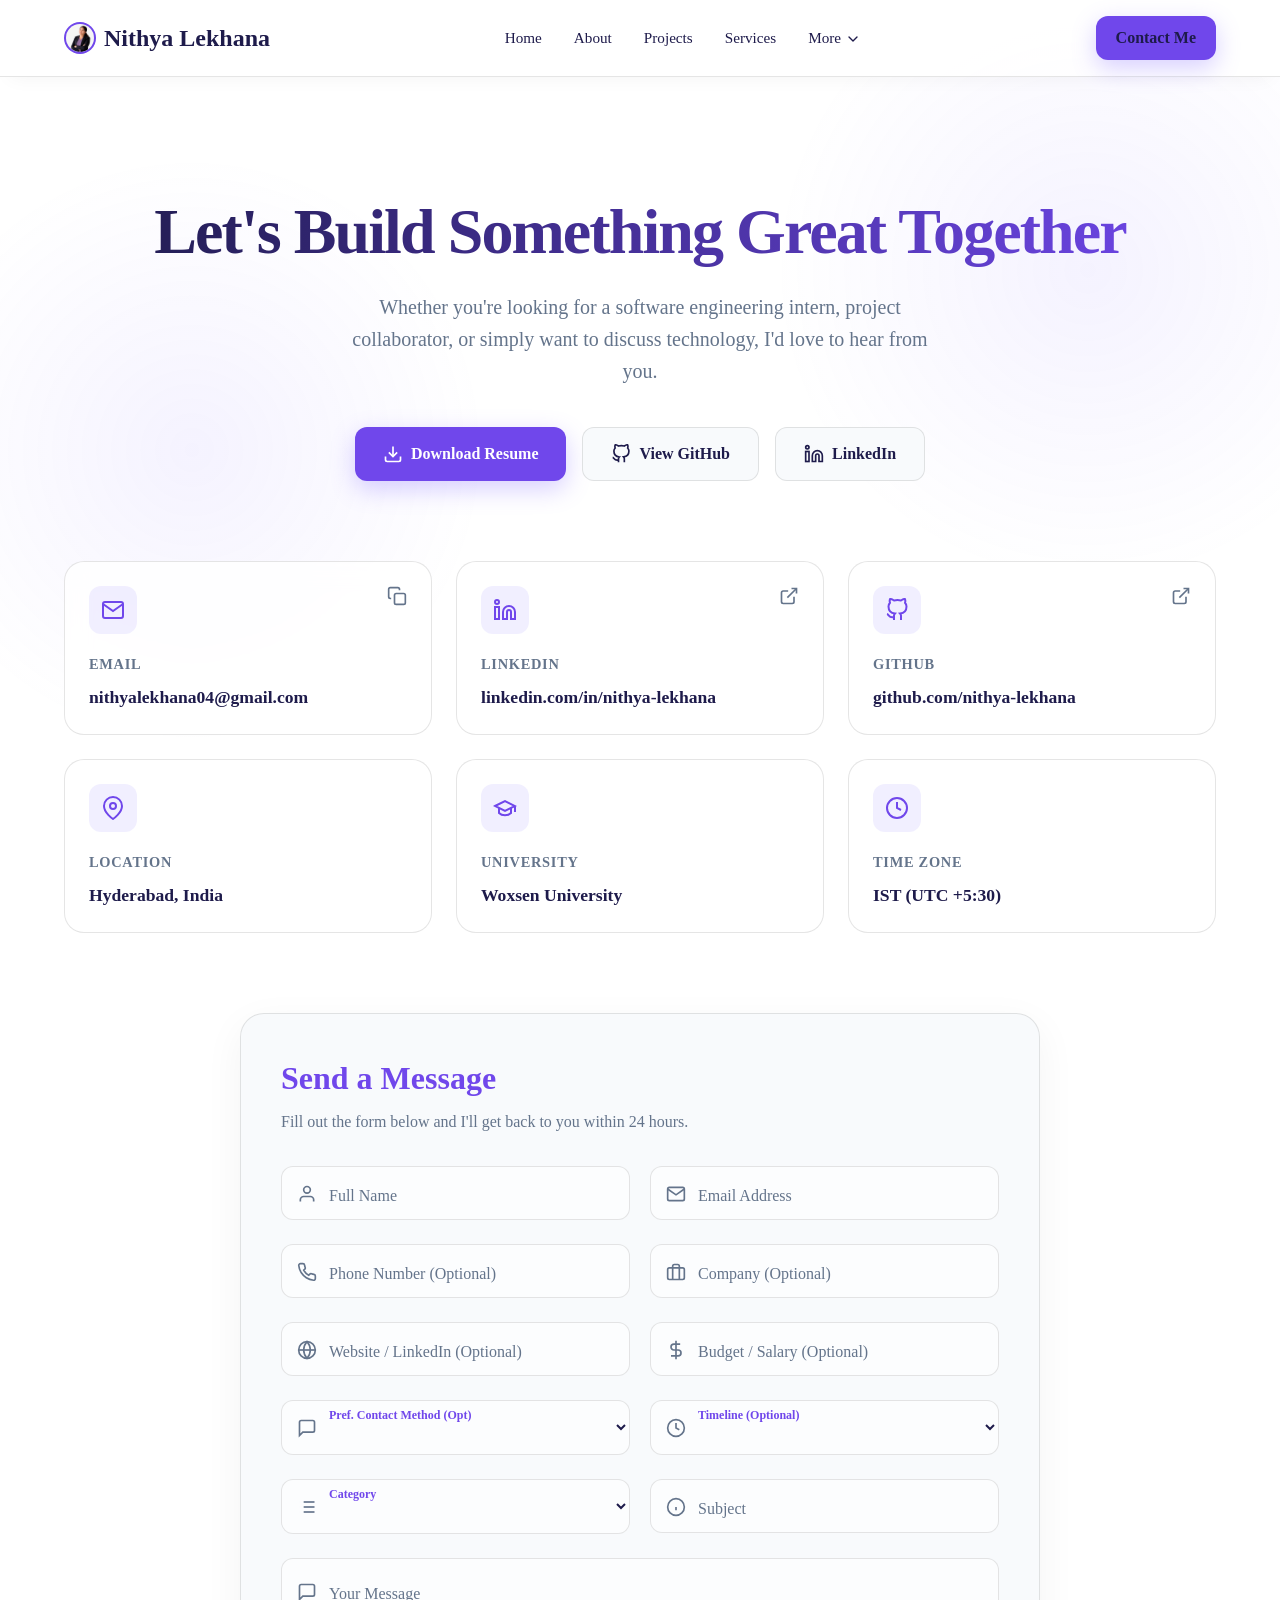
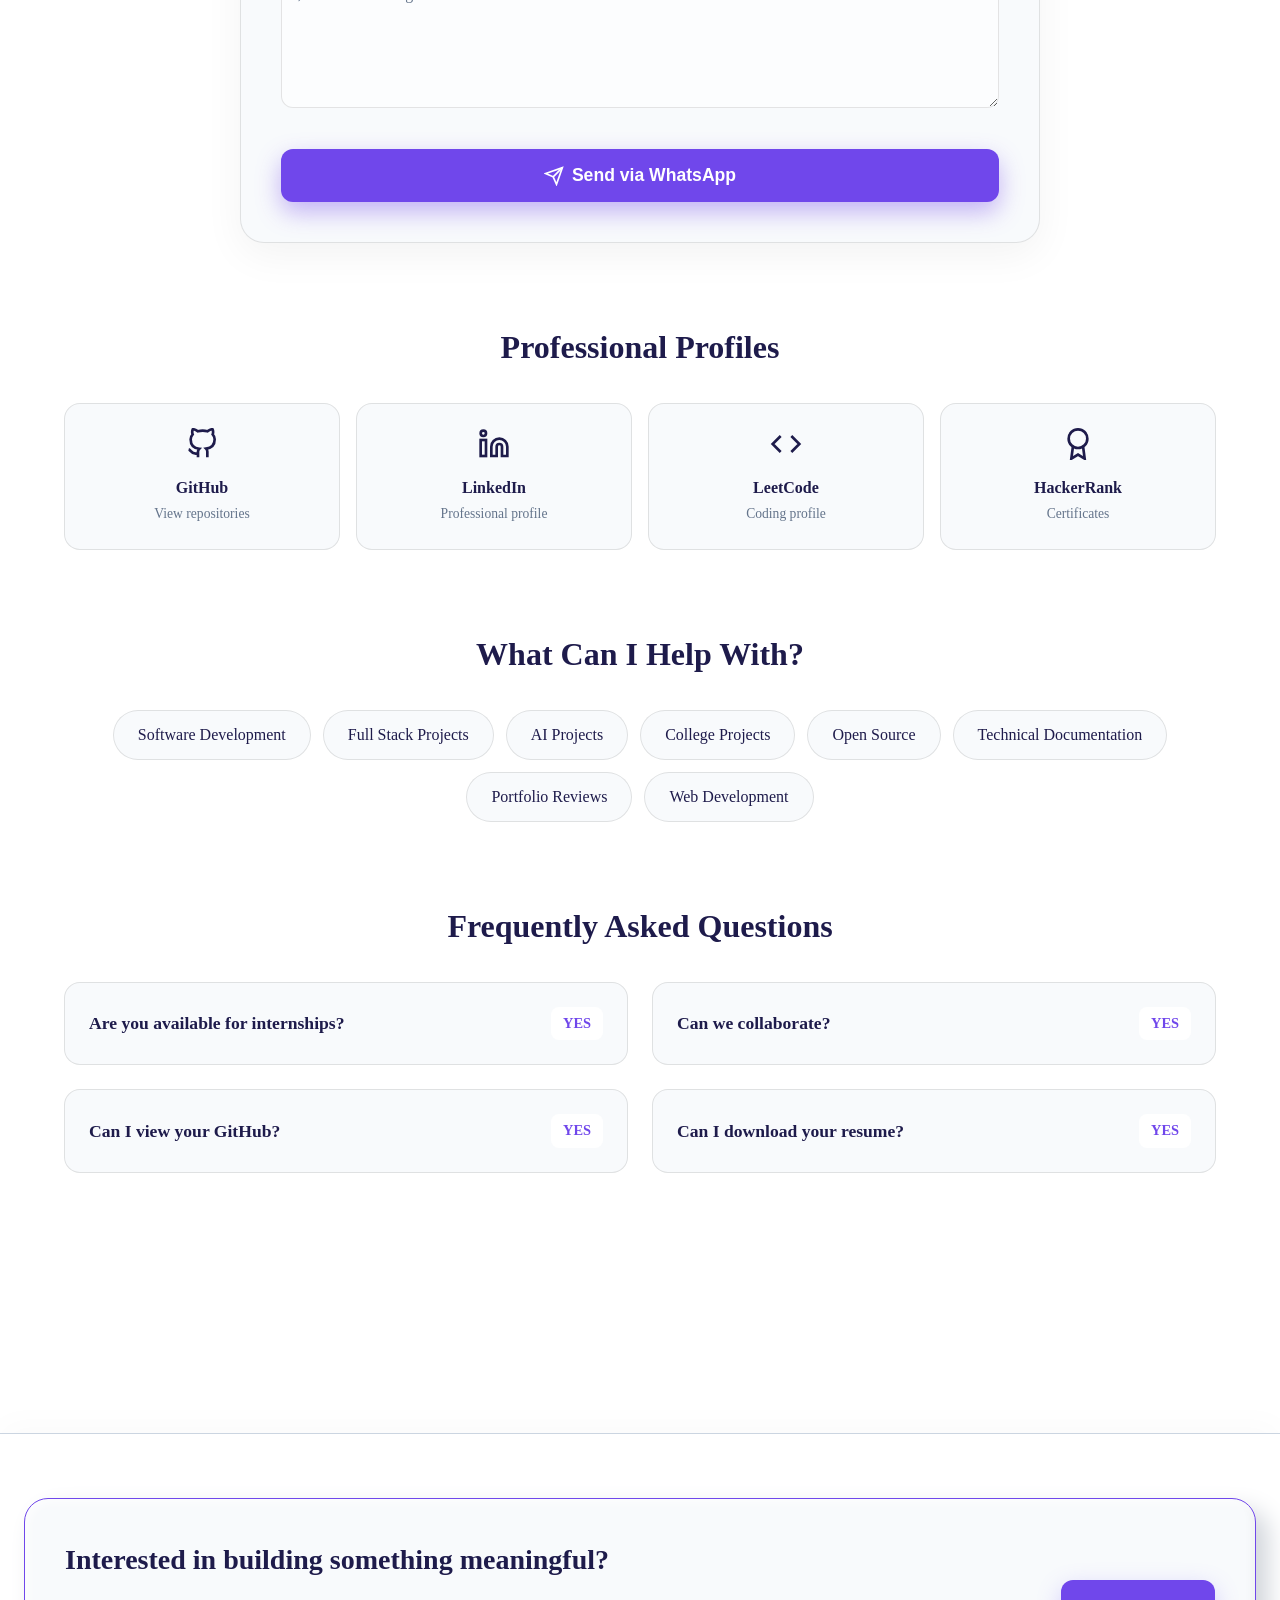
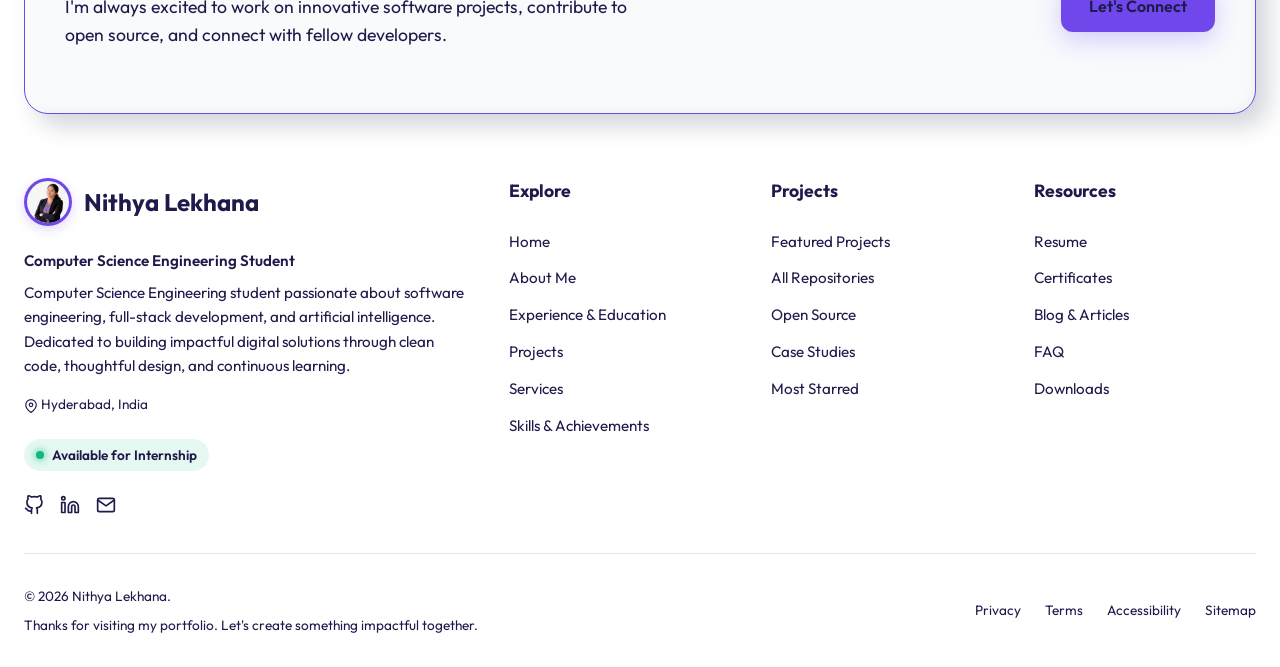
<file: contact.html>
<!DOCTYPE html>
<html lang="en">
<head>
    <meta charset="UTF-8">
    <meta name="viewport" content="width=device-width, initial-scale=1.0">
    <title>Contact | Nithya Lekhana</title>
    <link rel="icon" type="image/png" href="icon.png">
    <link rel="preconnect" href="https://fonts.googleapis.com">
    <link rel="preconnect" href="https://fonts.gstatic.com" crossorigin>
    <link href="https://fonts.googleapis.com/css2?family=Outfit:wght@400;500;600;700;800&display=swap" rel="stylesheet">
    <link rel="stylesheet" href="style.css">
    <link rel="stylesheet" href="mega-footer.css">
    <style>
        /* Dark Theme Variables specifically for Contact Page */
        body.light-hub {
            --bg-color: #ffffff;
            --surface: #f8fafc;
            --card-bg: #ffffff;
            --primary: #7047eb;
            --primary-hover: #5a35cc;
            --success: #22C55E;
            --text-main: #1e1b4b;
            --text-muted: #64748b;
            --border-color: rgba(0, 0, 0, 0.1);
            
            background-color: var(--bg-color);
            color: var(--text-main);
            font-family: 'Outfit', sans-serif;
            overflow-x: hidden;
        }

        /* Force navbar to match dark theme */
        body.light-hub .navbar-wrapper {
            background: rgba(255, 255, 255, 0.8) !important;
            border-bottom: 1px solid var(--border-color);
        }
        body.light-hub .navbar-wrapper * {
            color: var(--text-main) !important;
        }
        /* Logo uses default colors */
        
        /* Interactive Background */
        .hub-bg {
            position: fixed;
            top: 0; left: 0; right: 0; bottom: 0;
            z-index: -1;
            background: radial-gradient(circle at 15% 50%, rgba(123, 97, 255, 0.08), transparent 25%),
                        radial-gradient(circle at 85% 30%, rgba(123, 97, 255, 0.08), transparent 25%);
            pointer-events: none;
        }

        .hub-container {
            max-width: 1200px;
            margin: 0 auto;
            padding: 120px 24px 80px 24px;
        }

        /* 1. Hero Section */
        .hub-hero {
            text-align: center;
            margin-bottom: 80px;
        }
        .hub-hero h1 {
            font-size: 4rem;
            font-weight: 800;
            letter-spacing: -0.03em;
            margin-bottom: 24px;
            background: linear-gradient(to right, #1e1b4b, #7047eb);
            -webkit-background-clip: text;
            -webkit-text-fill-color: transparent;
        }
        .hub-hero p {
            font-size: 1.25rem;
            color: var(--text-muted);
            max-width: 600px;
            margin: 0 auto 40px auto;
            line-height: 1.6;
        }
        .hub-hero-actions {
            display: flex;
            justify-content: center;
            gap: 16px;
            flex-wrap: wrap;
        }
        .hub-btn {
            padding: 14px 28px;
            border-radius: 12px;
            font-weight: 600;
            font-size: 1rem;
            cursor: pointer;
            transition: all 0.3s ease;
            text-decoration: none;
            display: inline-flex;
            align-items: center;
            gap: 8px;
        }
        .hub-btn-primary {
            background: var(--primary);
            color: white !important;
            border: none;
            box-shadow: 0 8px 24px rgba(123, 97, 255, 0.3);
        }
        .hub-btn-primary:hover {
            background: var(--primary-hover);
            transform: translateY(-2px);
        }
        .hub-btn-secondary {
            background: var(--surface);
            color: var(--text-main) !important;
            border: 1px solid var(--border-color);
        }
        .hub-btn-secondary:hover {
            background: var(--card-bg);
            border-color: var(--primary);
        }

        /* 2. Contact Cards Grid */
        .hub-grid-3x2 {
            display: grid;
            grid-template-columns: repeat(3, 1fr);
            gap: 24px;
            margin-bottom: 80px;
        }
        .hub-card {
            background: rgba(255, 255, 255, 0.8);
            backdrop-filter: blur(12px);
            border: 1px solid var(--border-color);
            border-radius: 20px;
            padding: 24px;
            transition: all 0.3s ease;
            position: relative;
            overflow: hidden;
        }
        .hub-card:hover {
            border-color: var(--primary);
            transform: translateY(-5px);
            box-shadow: 0 10px 30px rgba(0,0,0,0.5);
        }
        .hub-card-icon {
            width: 48px;
            height: 48px;
            background: rgba(123, 97, 255, 0.1);
            border-radius: 12px;
            display: flex;
            align-items: center;
            justify-content: center;
            margin-bottom: 20px;
            color: var(--primary);
        }
        .hub-card-title {
            font-size: 0.9rem;
            color: var(--text-muted);
            margin-bottom: 8px;
            text-transform: uppercase;
            letter-spacing: 0.05em;
            font-weight: 600;
        }
        .hub-card-value {
            font-size: 1.1rem;
            font-weight: 700;
            color: var(--text-main);
        }
        .copy-btn {
            position: absolute;
            top: 24px;
            right: 24px;
            background: transparent;
            border: none;
            color: var(--text-muted);
            cursor: pointer;
            transition: color 0.2s;
        }
        .copy-btn:hover { color: var(--primary); }

        /* 3. Form & Status Section */
        .hub-split {
            max-width: 800px;
            margin: 0 auto 80px auto;
        }
        
        .hub-form-container {
            background: var(--surface);
            border: 1px solid var(--border-color);
            border-radius: 24px;
            padding: 40px;
        }
        .hub-form-container h3 {
            font-size: 1.8rem;
            margin-bottom: 32px;
        }
        .hub-form-group {
            margin-bottom: 24px;
        }
        .hub-form-group label {
            display: block;
            margin-bottom: 8px;
            font-size: 0.9rem;
            color: var(--text-muted);
            font-weight: 500;
        }
        .hub-input {
            width: 100%;
            background: var(--card-bg);
            border: 1px solid var(--border-color);
            border-radius: 12px;
            padding: 16px;
            color: var(--text-main);
            font-family: inherit;
            transition: all 0.3s ease;
        }
        .hub-input:focus {
            outline: none;
            border-color: var(--primary);
            box-shadow: 0 0 0 4px rgba(123, 97, 255, 0.1);
        }
        textarea.hub-input {
            min-height: 150px;
            resize: vertical;
        }

        /* Developer Status */
        .dev-status {
            display: flex;
            flex-direction: column;
            gap: 24px;
        }
        .status-box {
            background: var(--surface);
            border: 1px solid var(--border-color);
            border-radius: 20px;
            padding: 24px;
        }
        .status-header {
            font-size: 1.2rem;
            font-weight: 700;
            margin-bottom: 24px;
            padding-bottom: 16px;
            border-bottom: 1px solid var(--border-color);
            display: flex;
            align-items: center;
            justify-content: space-between;
        }
        .status-item {
            margin-bottom: 16px;
        }
        .status-item:last-child { margin-bottom: 0; }
        .status-label {
            font-size: 0.85rem;
            color: var(--text-muted);
            text-transform: uppercase;
            letter-spacing: 0.05em;
            margin-bottom: 6px;
        }
        .status-val {
            font-size: 1.1rem;
            font-weight: 600;
            color: var(--primary);
        }
        
        .availability-badge {
            display: inline-flex;
            align-items: center;
            gap: 8px;
            background: rgba(34, 197, 94, 0.1);
            color: var(--success);
            padding: 8px 16px;
            border-radius: 100px;
            font-weight: 600;
            font-size: 0.9rem;
            border: 1px solid rgba(34, 197, 94, 0.2);
        }
        .availability-dot {
            width: 8px;
            height: 8px;
            background: var(--success);
            border-radius: 50%;
            box-shadow: 0 0 8px var(--success);
        }

        /* 4. Professional Profiles */
        .profiles-section {
            margin-bottom: 80px;
        }
        .profiles-section h3 {
            font-size: 2rem;
            margin-bottom: 32px;
            text-align: center;
        }
        .profiles-grid {
            display: grid;
            grid-template-columns: repeat(4, 1fr);
            gap: 16px;
        }
        .profile-link {
            display: flex;
            flex-direction: column;
            align-items: center;
            padding: 24px;
            background: var(--surface);
            border: 1px solid var(--border-color);
            border-radius: 16px;
            text-decoration: none;
            transition: all 0.3s ease;
        }
        .profile-link:hover {
            background: var(--card-bg);
            border-color: var(--primary);
            transform: translateY(-3px);
        }
        .profile-link svg {
            width: 32px; height: 32px;
            color: var(--text-main);
            margin-bottom: 16px;
        }
        .profile-name {
            font-weight: 700;
            color: var(--text-main);
            margin-bottom: 4px;
        }
        .profile-desc {
            font-size: 0.85rem;
            color: var(--text-muted);
        }

        /* 5. What Can I Help With */
        .help-section {
            margin-bottom: 80px;
        }
        .help-tags {
            display: flex;
            flex-wrap: wrap;
            gap: 12px;
            justify-content: center;
        }
        .help-tag {
            background: var(--surface);
            border: 1px solid var(--border-color);
            padding: 12px 24px;
            border-radius: 100px;
            font-weight: 500;
            color: var(--text-main);
            transition: all 0.2s;
        }
        .help-tag:hover {
            border-color: var(--primary);
            background: rgba(123, 97, 255, 0.1);
        }

        /* 8. FAQ Section */
        .faq-section {
            margin-bottom: 80px;
        }
        .faq-grid {
            display: grid;
            grid-template-columns: repeat(2, 1fr);
            gap: 24px;
        }
        .faq-card {
            background: var(--surface);
            border: 1px solid var(--border-color);
            border-radius: 16px;
            padding: 24px;
            display: flex;
            justify-content: space-between;
            align-items: center;
        }
        .faq-q {
            font-weight: 600;
            font-size: 1.1rem;
        }
        .faq-a {
            background: var(--card-bg);
            padding: 6px 12px;
            border-radius: 8px;
            font-weight: 800;
            color: var(--primary);
            font-size: 0.9rem;
        }

        /* Footer override */
        body.light-hub .mega-footer {
            background: var(--card-bg) !important;
        }
        body.light-hub .mega-footer * {
            color: var(--text-main) !important;
        }
        body.light-hub .mf-cta-banner {
            background: var(--surface);
            border: 1px solid var(--primary);
        }
        body.light-hub .mf-cta-banner h3 { color: var(--text-main) !important; }

        @media (max-width: 992px) {
            .hub-grid-3x2 { grid-template-columns: repeat(2, 1fr); }
            .hub-split { grid-template-columns: 1fr; }
            .profiles-grid { grid-template-columns: repeat(2, 1fr); }
        }
        @media (max-width: 768px) {
            .hub-hero h1 { font-size: 2.5rem; }
            .hub-grid-3x2 { grid-template-columns: 1fr; }
            .profiles-grid { grid-template-columns: 1fr; }
            .faq-grid { grid-template-columns: 1fr; }
        }
    </style>
</head>
<body class="light-hub">

    <!-- Interactive Background -->
    <div class="hub-bg"></div>

    <!-- Header (Same structure, styled by CSS overrides) -->
    <header class="navbar-wrapper">
        <div class="container navbar-inner">
            <div class="logo">
                <img src="icon_nobg.png" alt="Logo" width="32" height="32" style="border-radius: 50%; object-fit: cover; background: var(--primary); padding: 2px;">
                <span>Nithya Lekhana</span>
            </div>
            <nav class="nav-links">
                <a href="index.html">Home</a>
                <a href="about.html">About</a>
                <a href="projects.html">Projects</a>
                <a href="services.html">Services</a>
                <div class="dropdown">
                    <a href="#" class="dropdown-toggle">More <svg width="16" height="16" viewBox="0 0 24 24" fill="none" stroke="currentColor" stroke-width="2" stroke-linecap="round" stroke-linejoin="round" style="vertical-align: middle;"><polyline points="6 9 12 15 18 9"></polyline></svg></a>
                    <div class="dropdown-menu">
                        <a href="resume.html">Resume</a>
                        <a href="skills.html">Skills & Certificates</a>
                        <a href="awards.html">Awards</a>
                        <a href="blog.html">Blog</a>
                        <a href="faq.html">FAQ</a>
                        <a href="contact.html">Contact</a>
                    </div>
                </div>
            </nav>
            <div class="nav-actions">
                <a href="contact.html" class="hub-btn hub-btn-primary" style="padding: 10px 20px;">Contact Me</a>
            </div>
        </div>
    </header>

    <div class="hub-container">
        
        <!-- 1. Hero Section -->
        <section class="hub-hero">
            <h1>Let's Build Something Great Together</h1>
            <p>Whether you're looking for a software engineering intern, project collaborator, or simply want to discuss technology, I'd love to hear from you.</p>
            <div class="hub-hero-actions">
                <a href="resume.html" class="hub-btn hub-btn-primary">
                    <svg width="20" height="20" viewBox="0 0 24 24" fill="none" stroke="currentColor" stroke-width="2"><path d="M21 15v4a2 2 0 0 1-2 2H5a2 2 0 0 1-2-2v-4"></path><polyline points="7 10 12 15 17 10"></polyline><line x1="12" y1="15" x2="12" y2="3"></line></svg>
                    Download Resume
                </a>
                <a href="https://github.com/nithya-lekhana" target="_blank" class="hub-btn hub-btn-secondary">
                    <svg width="20" height="20" viewBox="0 0 24 24" fill="none" stroke="currentColor" stroke-width="2"><path d="M9 19c-5 1.5-5-2.5-7-3m14 6v-3.87a3.37 3.37 0 0 0-.94-2.61c3.14-.35 6.44-1.54 6.44-7A5.44 5.44 0 0 0 20 4.77 5.07 5.07 0 0 0 19.91 1S18.73.65 16 2.48a13.38 13.38 0 0 0-7 0C6.27.65 5.09 1 5.09 1A5.07 5.07 0 0 0 5 4.77a5.44 5.44 0 0 0-1.5 3.78c0 5.42 3.3 6.61 6.44 7A3.37 3.37 0 0 0 9 18.13V22"></path></svg>
                    View GitHub
                </a>
                <a href="https://linkedin.com/in/nithya-lekhana" target="_blank" class="hub-btn hub-btn-secondary">
                    <svg width="20" height="20" viewBox="0 0 24 24" fill="none" stroke="currentColor" stroke-width="2"><path d="M16 8a6 6 0 0 1 6 6v7h-4v-7a2 2 0 0 0-2-2 2 2 0 0 0-2 2v7h-4v-7a6 6 0 0 1 6-6z"></path><rect x="2" y="9" width="4" height="12"></rect><circle cx="4" cy="4" r="2"></circle></svg>
                    LinkedIn
                </a>
            </div>
        </section>

        <!-- 2. Contact Cards -->
        <section class="hub-grid-3x2">
            <div class="hub-card">
                <button class="copy-btn" onclick="navigator.clipboard.writeText('nithyalekhana04@gmail.com'); alert('Email copied!');" title="Copy to clipboard">
                    <svg width="20" height="20" viewBox="0 0 24 24" fill="none" stroke="currentColor" stroke-width="2"><rect x="9" y="9" width="13" height="13" rx="2" ry="2"></rect><path d="M5 15H4a2 2 0 0 1-2-2V4a2 2 0 0 1 2-2h9a2 2 0 0 1 2 2v1"></path></svg>
                </button>
                <div class="hub-card-icon"><svg width="24" height="24" viewBox="0 0 24 24" fill="none" stroke="currentColor" stroke-width="2"><path d="M4 4h16c1.1 0 2 .9 2 2v12c0 1.1-.9 2-2 2H4c-1.1 0-2-.9-2-2V6c0-1.1.9-2 2-2z"></path><polyline points="22,6 12,13 2,6"></polyline></svg></div>
                <div class="hub-card-title">Email</div>
                <div class="hub-card-value">nithyalekhana04@gmail.com</div>
            </div>
            <div class="hub-card">
                <a href="https://linkedin.com/in/nithya-lekhana" target="_blank" class="copy-btn"><svg width="20" height="20" viewBox="0 0 24 24" fill="none" stroke="currentColor" stroke-width="2"><path d="M18 13v6a2 2 0 0 1-2 2H5a2 2 0 0 1-2-2V8a2 2 0 0 1 2-2h6"></path><polyline points="15 3 21 3 21 9"></polyline><line x1="10" y1="14" x2="21" y2="3"></line></svg></a>
                <div class="hub-card-icon"><svg width="24" height="24" viewBox="0 0 24 24" fill="none" stroke="currentColor" stroke-width="2"><path d="M16 8a6 6 0 0 1 6 6v7h-4v-7a2 2 0 0 0-2-2 2 2 0 0 0-2 2v7h-4v-7a6 6 0 0 1 6-6z"></path><rect x="2" y="9" width="4" height="12"></rect><circle cx="4" cy="4" r="2"></circle></svg></div>
                <div class="hub-card-title">LinkedIn</div>
                <div class="hub-card-value">linkedin.com/in/nithya-lekhana</div>
            </div>
            <div class="hub-card">
                <a href="https://github.com/nithya-lekhana" target="_blank" class="copy-btn"><svg width="20" height="20" viewBox="0 0 24 24" fill="none" stroke="currentColor" stroke-width="2"><path d="M18 13v6a2 2 0 0 1-2 2H5a2 2 0 0 1-2-2V8a2 2 0 0 1 2-2h6"></path><polyline points="15 3 21 3 21 9"></polyline><line x1="10" y1="14" x2="21" y2="3"></line></svg></a>
                <div class="hub-card-icon"><svg width="24" height="24" viewBox="0 0 24 24" fill="none" stroke="currentColor" stroke-width="2"><path d="M9 19c-5 1.5-5-2.5-7-3m14 6v-3.87a3.37 3.37 0 0 0-.94-2.61c3.14-.35 6.44-1.54 6.44-7A5.44 5.44 0 0 0 20 4.77 5.07 5.07 0 0 0 19.91 1S18.73.65 16 2.48a13.38 13.38 0 0 0-7 0C6.27.65 5.09 1 5.09 1A5.07 5.07 0 0 0 5 4.77a5.44 5.44 0 0 0-1.5 3.78c0 5.42 3.3 6.61 6.44 7A3.37 3.37 0 0 0 9 18.13V22"></path></svg></div>
                <div class="hub-card-title">GitHub</div>
                <div class="hub-card-value">github.com/nithya-lekhana</div>
            </div>
            <div class="hub-card">
                <div class="hub-card-icon"><svg width="24" height="24" viewBox="0 0 24 24" fill="none" stroke="currentColor" stroke-width="2"><path d="M21 10c0 7-9 13-9 13s-9-6-9-13a9 9 0 0 1 18 0z"></path><circle cx="12" cy="10" r="3"></circle></svg></div>
                <div class="hub-card-title">Location</div>
                <div class="hub-card-value">Hyderabad, India</div>
            </div>
            <div class="hub-card">
                <div class="hub-card-icon"><svg width="24" height="24" viewBox="0 0 24 24" fill="none" stroke="currentColor" stroke-width="2"><path d="M22 10v6M2 10l10-5 10 5-10 5z"></path><path d="M6 12v5c3 3 9 3 12 0v-5"></path></svg></div>
                <div class="hub-card-title">University</div>
                <div class="hub-card-value">Woxsen University</div>
            </div>
            <div class="hub-card">
                <div class="hub-card-icon"><svg width="24" height="24" viewBox="0 0 24 24" fill="none" stroke="currentColor" stroke-width="2"><circle cx="12" cy="12" r="10"></circle><polyline points="12 6 12 12 16 14"></polyline></svg></div>
                <div class="hub-card-title">Time Zone</div>
                <div class="hub-card-value">IST (UTC +5:30)</div>
            </div>
        </section>

        <!-- 3. Form & Status Split -->
        <section class="hub-split">
            <!-- Form -->
            <div class="hub-form-container" style="box-shadow: 0 12px 40px rgba(0,0,0,0.05); transition: all 0.3s;" id="form-container">
                <div id="form-content">
                    <h3 style="font-size: 2rem; color: var(--primary); margin-bottom: 8px;">Send a Message</h3>
                    <p style="color: var(--text-muted); margin-bottom: 32px;">Fill out the form below and I'll get back to you within 24 hours.</p>
                    <style>
                        .premium-form-group { position: relative; margin-bottom: 24px; }
                        .premium-input {
                            width: 100%;
                            background: rgba(255,255,255,0.6);
                            border: 1px solid var(--border-color);
                            border-radius: 12px;
                            padding: 24px 16px 10px 48px;
                            color: var(--text-main);
                            font-size: 1rem;
                            font-family: inherit;
                            transition: all 0.3s ease;
                        }
                        .premium-input:focus {
                            outline: none;
                            border-color: var(--primary);
                            background: #ffffff;
                            box-shadow: 0 0 0 4px rgba(112, 71, 235, 0.1);
                        }
                        .premium-label {
                            position: absolute;
                            top: 18px;
                            left: 48px;
                            color: var(--text-muted);
                            font-size: 1rem;
                            pointer-events: none;
                            transition: all 0.2s ease;
                        }
                        .premium-input:focus ~ .premium-label,
                        .premium-input:not(:placeholder-shown) ~ .premium-label {
                            top: 6px;
                            font-size: 0.75rem;
                            color: var(--primary);
                            font-weight: 600;
                        }
                        .premium-icon {
                            position: absolute;
                            left: 16px;
                            top: 18px;
                            color: var(--text-muted);
                            transition: color 0.3s ease;
                        }
                        .premium-input:focus ~ .premium-icon { color: var(--primary); }
                    </style>
                    <form action="#" method="POST" id="contact-form">
                        <div style="display: grid; grid-template-columns: 1fr 1fr; gap: 20px;">
                            <div class="premium-form-group">
                                <input type="text" id="name" class="premium-input" placeholder=" " required>
                                <svg class="premium-icon" width="20" height="20" viewBox="0 0 24 24" fill="none" stroke="currentColor" stroke-width="2"><path d="M20 21v-2a4 4 0 0 0-4-4H8a4 4 0 0 0-4 4v2"></path><circle cx="12" cy="7" r="4"></circle></svg>
                                <label for="name" class="premium-label">Full Name</label>
                            </div>
                            <div class="premium-form-group">
                                <input type="email" id="email" class="premium-input" placeholder=" " required>
                                <svg class="premium-icon" width="20" height="20" viewBox="0 0 24 24" fill="none" stroke="currentColor" stroke-width="2"><path d="M4 4h16c1.1 0 2 .9 2 2v12c0 1.1-.9 2-2 2H4c-1.1 0-2-.9-2-2V6c0-1.1.9-2 2-2z"></path><polyline points="22,6 12,13 2,6"></polyline></svg>
                                <label for="email" class="premium-label">Email Address</label>
                            </div>
                        </div>
                        <div style="display: grid; grid-template-columns: 1fr 1fr; gap: 20px;">
                            <div class="premium-form-group">
                                <input type="tel" id="phone" class="premium-input" placeholder=" ">
                                <svg class="premium-icon" width="20" height="20" viewBox="0 0 24 24" fill="none" stroke="currentColor" stroke-width="2"><path d="M22 16.92v3a2 2 0 0 1-2.18 2 19.79 19.79 0 0 1-8.63-3.07 19.5 19.5 0 0 1-6-6 19.79 19.79 0 0 1-3.07-8.67A2 2 0 0 1 4.11 2h3a2 2 0 0 1 2 1.72 12.84 12.84 0 0 0 .7 2.81 2 2 0 0 1-.45 2.11L8.09 9.91a16 16 0 0 0 6 6l1.27-1.27a2 2 0 0 1 2.11-.45 12.84 12.84 0 0 0 2.81.7A2 2 0 0 1 22 16.92z"></path></svg>
                                <label for="phone" class="premium-label">Phone Number (Optional)</label>
                            </div>
                            <div class="premium-form-group">
                                <input type="text" id="company" class="premium-input" placeholder=" ">
                                <svg class="premium-icon" width="20" height="20" viewBox="0 0 24 24" fill="none" stroke="currentColor" stroke-width="2"><rect x="2" y="7" width="20" height="14" rx="2" ry="2"></rect><path d="M16 21V5a2 2 0 0 0-2-2h-4a2 2 0 0 0-2 2v16"></path></svg>
                                <label for="company" class="premium-label">Company (Optional)</label>
                            </div>
                        </div>
                        <div style="display: grid; grid-template-columns: 1fr 1fr; gap: 20px;">
                            <div class="premium-form-group">
                                <input type="url" id="website" class="premium-input" placeholder=" ">
                                <svg class="premium-icon" width="20" height="20" viewBox="0 0 24 24" fill="none" stroke="currentColor" stroke-width="2"><circle cx="12" cy="12" r="10"></circle><line x1="2" y1="12" x2="22" y2="12"></line><path d="M12 2a15.3 15.3 0 0 1 4 10 15.3 15.3 0 0 1-4 10 15.3 15.3 0 0 1-4-10 15.3 15.3 0 0 1 4-10z"></path></svg>
                                <label for="website" class="premium-label">Website / LinkedIn (Optional)</label>
                            </div>
                            <div class="premium-form-group">
                                <input type="text" id="budget" class="premium-input" placeholder=" ">
                                <svg class="premium-icon" width="20" height="20" viewBox="0 0 24 24" fill="none" stroke="currentColor" stroke-width="2"><line x1="12" y1="1" x2="12" y2="23"></line><path d="M17 5H9.5a3.5 3.5 0 0 0 0 7h5a3.5 3.5 0 0 1 0 7H6"></path></svg>
                                <label for="budget" class="premium-label">Budget / Salary (Optional)</label>
                            </div>
                        </div>
                        <div style="display: grid; grid-template-columns: 1fr 1fr; gap: 20px;">
                            <div class="premium-form-group">
                                <select id="contact_method" class="premium-input" style="cursor: pointer;">
                                    <option value="" disabled selected hidden></option>
                                    <option value="Email">Email</option>
                                    <option value="Phone">Phone</option>
                                    <option value="WhatsApp">WhatsApp</option>
                                </select>
                                <svg class="premium-icon" width="20" height="20" viewBox="0 0 24 24" fill="none" stroke="currentColor" stroke-width="2"><path d="M21 15a2 2 0 0 1-2 2H7l-4 4V5a2 2 0 0 1 2-2h14a2 2 0 0 1 2 2z"></path></svg>
                                <label for="contact_method" class="premium-label">Pref. Contact Method (Opt)</label>
                            </div>
                            <div class="premium-form-group">
                                <select id="timeline" class="premium-input" style="cursor: pointer;">
                                    <option value="" disabled selected hidden></option>
                                    <option value="ASAP">ASAP</option>
                                    <option value="Within 1 Month">Within 1 Month</option>
                                    <option value="Flexible">Flexible / No Rush</option>
                                </select>
                                <svg class="premium-icon" width="20" height="20" viewBox="0 0 24 24" fill="none" stroke="currentColor" stroke-width="2"><circle cx="12" cy="12" r="10"></circle><polyline points="12 6 12 12 16 14"></polyline></svg>
                                <label for="timeline" class="premium-label">Timeline (Optional)</label>
                            </div>
                        </div>
                        <div style="display: grid; grid-template-columns: 1fr 1fr; gap: 20px;">
                            <div class="premium-form-group">
                                <select id="category" class="premium-input" required style="cursor: pointer;">
                                    <option value="" disabled selected hidden></option>
                                    <option value="internship">Internship</option>
                                    <option value="job">Job Opportunity</option>
                                    <option value="collab">Project Collaboration</option>
                                    <option value="opensource">Open Source</option>
                                    <option value="freelance">Freelance</option>
                                    <option value="general">General Inquiry</option>
                                </select>
                                <svg class="premium-icon" width="20" height="20" viewBox="0 0 24 24" fill="none" stroke="currentColor" stroke-width="2"><line x1="8" y1="6" x2="21" y2="6"></line><line x1="8" y1="12" x2="21" y2="12"></line><line x1="8" y1="18" x2="21" y2="18"></line><line x1="3" y1="6" x2="3.01" y2="6"></line><line x1="3" y1="12" x2="3.01" y2="12"></line><line x1="3" y1="18" x2="3.01" y2="18"></line></svg>
                                <label for="category" class="premium-label">Category</label>
                            </div>
                            <div class="premium-form-group">
                                <input type="text" id="subject" class="premium-input" placeholder=" " required>
                                <svg class="premium-icon" width="20" height="20" viewBox="0 0 24 24" fill="none" stroke="currentColor" stroke-width="2"><circle cx="12" cy="12" r="10"></circle><line x1="12" y1="16" x2="12" y2="12"></line><line x1="12" y1="8" x2="12.01" y2="8"></line></svg>
                                <label for="subject" class="premium-label">Subject</label>
                            </div>
                        </div>
                        <div class="premium-form-group">
                            <textarea id="message" class="premium-input" placeholder=" " required style="min-height: 150px; resize: vertical; padding-top: 30px;"></textarea>
                            <svg class="premium-icon" style="top: 24px;" width="20" height="20" viewBox="0 0 24 24" fill="none" stroke="currentColor" stroke-width="2"><path d="M21 15a2 2 0 0 1-2 2H7l-4 4V5a2 2 0 0 1 2-2h14a2 2 0 0 1 2 2z"></path></svg>
                            <label for="message" class="premium-label" style="top: 24px;">Your Message</label>
                        </div>
                        <button type="submit" class="hub-btn hub-btn-primary" style="width: 100%; justify-content: center; padding: 16px; font-size: 1.1rem; border-radius: 12px; margin-top: 10px; box-shadow: 0 10px 25px rgba(112,71,235,0.4);" id="submit-btn">
                            <svg width="20" height="20" viewBox="0 0 24 24" fill="none" stroke="currentColor" stroke-width="2"><line x1="22" y1="2" x2="11" y2="13"></line><polygon points="22 2 15 22 11 13 2 9 22 2"></polygon></svg>
                            <span>Send via WhatsApp</span>
                        </button>
                    </form>
                </div>
                
                <!-- Success State -->
                <div id="success-state" style="display: none; text-align: center; padding: 40px 20px;">
                    <div style="width: 80px; height: 80px; background: rgba(34, 197, 94, 0.1); color: var(--success); border-radius: 50%; display: flex; align-items: center; justify-content: center; margin: 0 auto 24px auto;">
                        <svg width="40" height="40" viewBox="0 0 24 24" fill="none" stroke="currentColor" stroke-width="3" stroke-linecap="round" stroke-linejoin="round"><polyline points="20 6 9 17 4 12"></polyline></svg>
                    </div>
                    <h3 style="font-size: 2.2rem; color: var(--text-main); margin-bottom: 12px;">Message Sent!</h3>
                    <p style="color: var(--text-muted); font-size: 1.1rem; margin-bottom: 32px;">Thank you for reaching out. I'll get back to you as soon as possible.</p>
                    <button type="button" class="hub-btn hub-btn-secondary" onclick="document.getElementById('contact-form').reset(); document.getElementById('success-state').style.display='none'; document.getElementById('form-content').style.display='block';">Send Another Message</button>
                </div>
            </div>
            
            <!-- Simulated Submission Logic -->
            <script>
                document.getElementById('contact-form').addEventListener('submit', function(e) {
                    e.preventDefault();
                    const btn = document.getElementById('submit-btn');
                    btn.innerHTML = '<svg class="spinner" width="20" height="20" viewBox="0 0 24 24" fill="none" stroke="currentColor" stroke-width="2" stroke-linecap="round" stroke-linejoin="round" style="animation: spin 1s linear infinite;"><path d="M21 12a9 9 0 1 1-6.219-8.56"></path></svg> <span>Redirecting to WhatsApp...</span>';
                    
                    if(!document.getElementById('spin-style')) {
                        const style = document.createElement('style');
                        style.id = 'spin-style';
                        style.innerHTML = '@keyframes spin { 100% { transform: rotate(360deg); } }';
                        document.head.appendChild(style);
                    }
                    
                    // Capture form data
                    const name = document.getElementById('name').value;
                    const email = document.getElementById('email').value;
                    const phone = document.getElementById('phone').value;
                    const company = document.getElementById('company').value;
                    const website = document.getElementById('website').value;
                    const budget = document.getElementById('budget').value;
                    const contactMethod = document.getElementById('contact_method').selectedIndex > 0 ? document.getElementById('contact_method').options[document.getElementById('contact_method').selectedIndex].text : '';
                    const timeline = document.getElementById('timeline').selectedIndex > 0 ? document.getElementById('timeline').options[document.getElementById('timeline').selectedIndex].text : '';
                    const category = document.getElementById('category').options[document.getElementById('category').selectedIndex].text;
                    const subject = document.getElementById('subject').value;
                    const message = document.getElementById('message').value;
                    
                    // Format WhatsApp Message
                    let waText = `*New Message from Portfolio!*\n\n*Name:* ${name}\n*Email:* ${email}\n`;
                    if(phone) waText += `*Phone:* ${phone}\n`;
                    if(company) waText += `*Company:* ${company}\n`;
                    if(website) waText += `*Link:* ${website}\n`;
                    if(budget) waText += `*Budget/Salary:* ${budget}\n`;
                    if(contactMethod) waText += `*Pref. Method:* ${contactMethod}\n`;
                    if(timeline) waText += `*Timeline:* ${timeline}\n`;
                    waText += `*Category:* ${category}\n*Subject:* ${subject}\n\n*Message:*\n${message}`;
                    const waNumber = "919390923235"; // Indian country code +91 added
                    const waUrl = `https://wa.me/${waNumber}?text=${encodeURIComponent(waText)}`;
                    
                    setTimeout(() => {
                        window.open(waUrl, '_blank');
                        document.getElementById('form-content').style.display = 'none';
                        document.getElementById('success-state').style.display = 'block';
                        btn.innerHTML = '<svg width="20" height="20" viewBox="0 0 24 24" fill="none" stroke="currentColor" stroke-width="2"><line x1="22" y1="2" x2="11" y2="13"></line><polygon points="22 2 15 22 11 13 2 9 22 2"></polygon></svg><span>Send Message</span>';
                    }, 600);
                });
            </script>


        </section>

        <!-- 4. Profiles Section -->
        <section class="profiles-section">
            <h3>Professional Profiles</h3>
            <div class="profiles-grid">
                <a href="https://github.com/nithya-lekhana" target="_blank" class="profile-link">
                    <svg viewBox="0 0 24 24" fill="none" stroke="currentColor" stroke-width="2"><path d="M9 19c-5 1.5-5-2.5-7-3m14 6v-3.87a3.37 3.37 0 0 0-.94-2.61c3.14-.35 6.44-1.54 6.44-7A5.44 5.44 0 0 0 20 4.77 5.07 5.07 0 0 0 19.91 1S18.73.65 16 2.48a13.38 13.38 0 0 0-7 0C6.27.65 5.09 1 5.09 1A5.07 5.07 0 0 0 5 4.77a5.44 5.44 0 0 0-1.5 3.78c0 5.42 3.3 6.61 6.44 7A3.37 3.37 0 0 0 9 18.13V22"></path></svg>
                    <span class="profile-name">GitHub</span>
                    <span class="profile-desc">View repositories</span>
                </a>
                <a href="https://linkedin.com/in/nithya-lekhana" target="_blank" class="profile-link">
                    <svg viewBox="0 0 24 24" fill="none" stroke="currentColor" stroke-width="2"><path d="M16 8a6 6 0 0 1 6 6v7h-4v-7a2 2 0 0 0-2-2 2 2 0 0 0-2 2v7h-4v-7a6 6 0 0 1 6-6z"></path><rect x="2" y="9" width="4" height="12"></rect><circle cx="4" cy="4" r="2"></circle></svg>
                    <span class="profile-name">LinkedIn</span>
                    <span class="profile-desc">Professional profile</span>
                </a>
                <a href="#" target="_blank" class="profile-link">
                    <svg viewBox="0 0 24 24" fill="none" stroke="currentColor" stroke-width="2"><polyline points="16 18 22 12 16 6"></polyline><polyline points="8 6 2 12 8 18"></polyline></svg>
                    <span class="profile-name">LeetCode</span>
                    <span class="profile-desc">Coding profile</span>
                </a>
                <a href="#" target="_blank" class="profile-link">
                    <svg viewBox="0 0 24 24" fill="none" stroke="currentColor" stroke-width="2"><circle cx="12" cy="8" r="7"></circle><polyline points="8.21 13.89 7 23 12 20 17 23 15.79 13.88"></polyline></svg>
                    <span class="profile-name">HackerRank</span>
                    <span class="profile-desc">Certificates</span>
                </a>
            </div>
        </section>

        <!-- 5. What Can I Help With -->
        <section class="help-section">
            <h3 style="text-align: center; font-size: 2rem; margin-bottom: 32px;">What Can I Help With?</h3>
            <div class="help-tags">
                <span class="help-tag">Software Development</span>
                <span class="help-tag">Full Stack Projects</span>
                <span class="help-tag">AI Projects</span>
                <span class="help-tag">College Projects</span>
                <span class="help-tag">Open Source</span>
                <span class="help-tag">Technical Documentation</span>
                <span class="help-tag">Portfolio Reviews</span>
                <span class="help-tag">Web Development</span>
            </div>
        </section>

        <!-- 6. FAQ Section -->
        <section class="faq-section">
            <h3 style="text-align: center; font-size: 2rem; margin-bottom: 32px;">Frequently Asked Questions</h3>
            <div class="faq-grid">
                <div class="faq-card">
                    <span class="faq-q">Are you available for internships?</span>
                    <span class="faq-a">YES</span>
                </div>
                <div class="faq-card">
                    <span class="faq-q">Can we collaborate?</span>
                    <span class="faq-a">YES</span>
                </div>
                <div class="faq-card">
                    <span class="faq-q">Can I view your GitHub?</span>
                    <span class="faq-a">YES</span>
                </div>
                <div class="faq-card">
                    <span class="faq-q">Can I download your resume?</span>
                    <span class="faq-a">YES</span>
                </div>
            </div>
        </section>

    </div>

    <!-- Mega Footer Overrides appended from template -->
    <footer class="mega-footer">
        <div class="mega-footer-container">
            <!-- Section 1: CTA Banner -->
            <div class="mf-cta-banner">
                <div class="mf-cta-text">
                    <h3>Interested in building something meaningful?</h3>
                    <div style="color: var(--text-muted); font-size: 1.1rem; max-width: 600px; margin-top: 12px; margin-bottom: 24px; line-height: 1.6;">
                        I'm always excited to work on innovative software projects, contribute to open source, and connect with fellow developers.
                    </div>
                </div>
                <div class="mf-cta-actions">
                    <a href="contact.html" class="hub-btn hub-btn-primary">Let's Connect</a>
                </div>
            </div>

            <!-- Sections 2-5: Main Grid -->
            <div class="mf-grid-main" style="margin-bottom: 32px;">
                <!-- Col 1: Personal Card -->
                <div class="mf-personal">
                    <div class="logo" style="display: flex; align-items: center; gap: 12px; margin-bottom: 24px;">
                        <img src="icon_nobg.png" alt="Logo" width="48" height="48" style="border-radius: 50%; object-fit: cover; background: var(--primary); padding: 3px; box-shadow: 0 4px 12px rgba(112, 71, 235, 0.2);">
                        <span style="font-size: 1.5rem; font-weight: 700;">Nithya Lekhana</span>
                    </div>
                    <p style="font-weight: 600; color: var(--text-main); margin-bottom: 8px;">Computer Science Engineering Student</p>
                    <p style="color: var(--text-muted); font-size: 0.95rem; line-height: 1.6; margin-bottom: 16px;">Computer Science Engineering student passionate about software engineering, full-stack development, and artificial intelligence. Dedicated to building impactful digital solutions through clean code, thoughtful design, and continuous learning.</p>
                    <p style="font-size: 0.85rem; margin-top: 8px;"><svg width="14" height="14" viewBox="0 0 24 24" fill="none" stroke="currentColor" stroke-width="2" stroke-linecap="round" stroke-linejoin="round" style="vertical-align: middle;"><path d="M21 10c0 7-9 13-9 13s-9-6-9-13a9 9 0 0 1 18 0z"></path><circle cx="12" cy="10" r="3"></circle></svg> Hyderabad, India</p>
                    <div class="mf-status">
                        <div class="mf-status-dot"></div> Available for Internship
                    </div>
                    <div style="display:flex; gap:16px;">
                        <a href="https://github.com/nithya-lekhana" target="_blank" style="color: var(--text-muted);"><svg width="20" height="20" viewBox="0 0 24 24" fill="none" stroke="currentColor" stroke-width="2" stroke-linecap="round" stroke-linejoin="round"><path d="M9 19c-5 1.5-5-2.5-7-3m14 6v-3.87a3.37 3.37 0 0 0-.94-2.61c3.14-.35 6.44-1.54 6.44-7A5.44 5.44 0 0 0 20 4.77 5.07 5.07 0 0 0 19.91 1S18.73.65 16 2.48a13.38 13.38 0 0 0-7 0C6.27.65 5.09 1 5.09 1A5.07 5.07 0 0 0 5 4.77a5.44 5.44 0 0 0-1.5 3.78c0 5.42 3.3 6.61 6.44 7A3.37 3.37 0 0 0 9 18.13V22"></path></svg></a>
                        <a href="https://linkedin.com/in/nithya-lekhana" target="_blank" style="color: var(--text-muted);"><svg width="20" height="20" viewBox="0 0 24 24" fill="none" stroke="currentColor" stroke-width="2" stroke-linecap="round" stroke-linejoin="round"><path d="M16 8a6 6 0 0 1 6 6v7h-4v-7a2 2 0 0 0-2-2 2 2 0 0 0-2 2v7h-4v-7a6 6 0 0 1 6-6z"></path><rect x="2" y="9" width="4" height="12"></rect><circle cx="4" cy="4" r="2"></circle></svg></a>
                        <a href="mailto:nithyalekhana04@gmail.com" style="color: var(--text-muted);"><svg width="20" height="20" viewBox="0 0 24 24" fill="none" stroke="currentColor" stroke-width="2" stroke-linecap="round" stroke-linejoin="round"><path d="M4 4h16c1.1 0 2 .9 2 2v12c0 1.1-.9 2-2 2H4c-1.1 0-2-.9-2-2V6c0-1.1.9-2 2-2z"></path><polyline points="22,6 12,13 2,6"></polyline></svg></a>
                    </div>
                </div>
                
                <!-- Col 2: Explore -->
                <div class="mf-col">
                    <h4>Explore</h4>
                    <ul class="mf-link-list">
                        <li><a href="index.html">Home</a></li>
                        <li><a href="about.html">About Me</a></li>
                        <li><a href="resume.html">Experience & Education</a></li>
                        <li><a href="projects.html">Projects</a></li>
                        <li><a href="services.html">Services</a></li>
                        <li><a href="skills.html">Skills & Achievements</a></li>
                    </ul>
                </div>

                <!-- Col 3: Projects -->
                <div class="mf-col">
                    <h4>Projects</h4>
                    <ul class="mf-link-list">
                        <li><a href="projects.html">Featured Projects</a></li>
                        <li><a href="https://github.com/nithya-lekhana?tab=repositories" target="_blank">All Repositories</a></li>
                        <li><a href="projects.html">Open Source</a></li>
                        <li><a href="projects.html">Case Studies</a></li>
                        <li><a href="projects.html">Most Starred</a></li>
                    </ul>
                </div>

                <!-- Col 4: Resources -->
                <div class="mf-col">
                    <h4>Resources</h4>
                    <ul class="mf-link-list">
                        <li><a href="resume.html">Resume</a></li>
                        <li><a href="skills.html">Certificates</a></li>
                        <li><a href="blog.html">Blog & Articles</a></li>
                        <li><a href="faq.html">FAQ</a></li>
                        <li><a href="awards.html">Downloads</a></li>
                    </ul>
                </div>
            </div>

            <!-- Bottom Bar -->
            <div class="mf-bottom" style="border-top: 1px solid var(--border-color); padding-top: 32px;">
                <div>
                    &copy; 2026 Nithya Lekhana.<br>
                    <span style="font-size: 0.85rem; margin-top: 8px; display: inline-block;">Thanks for visiting my portfolio. Let's create something impactful together.</span>
                </div>
                <div class="mf-bottom-links">
                    <a href="#">Privacy</a>
                    <a href="#">Terms</a>
                    <a href="#">Accessibility</a>
                    <a href="#">Sitemap</a>
                </div>
            </div>
        </div>
    </footer>

    <script src="script.js"></script>
</body>
</html>
</file>
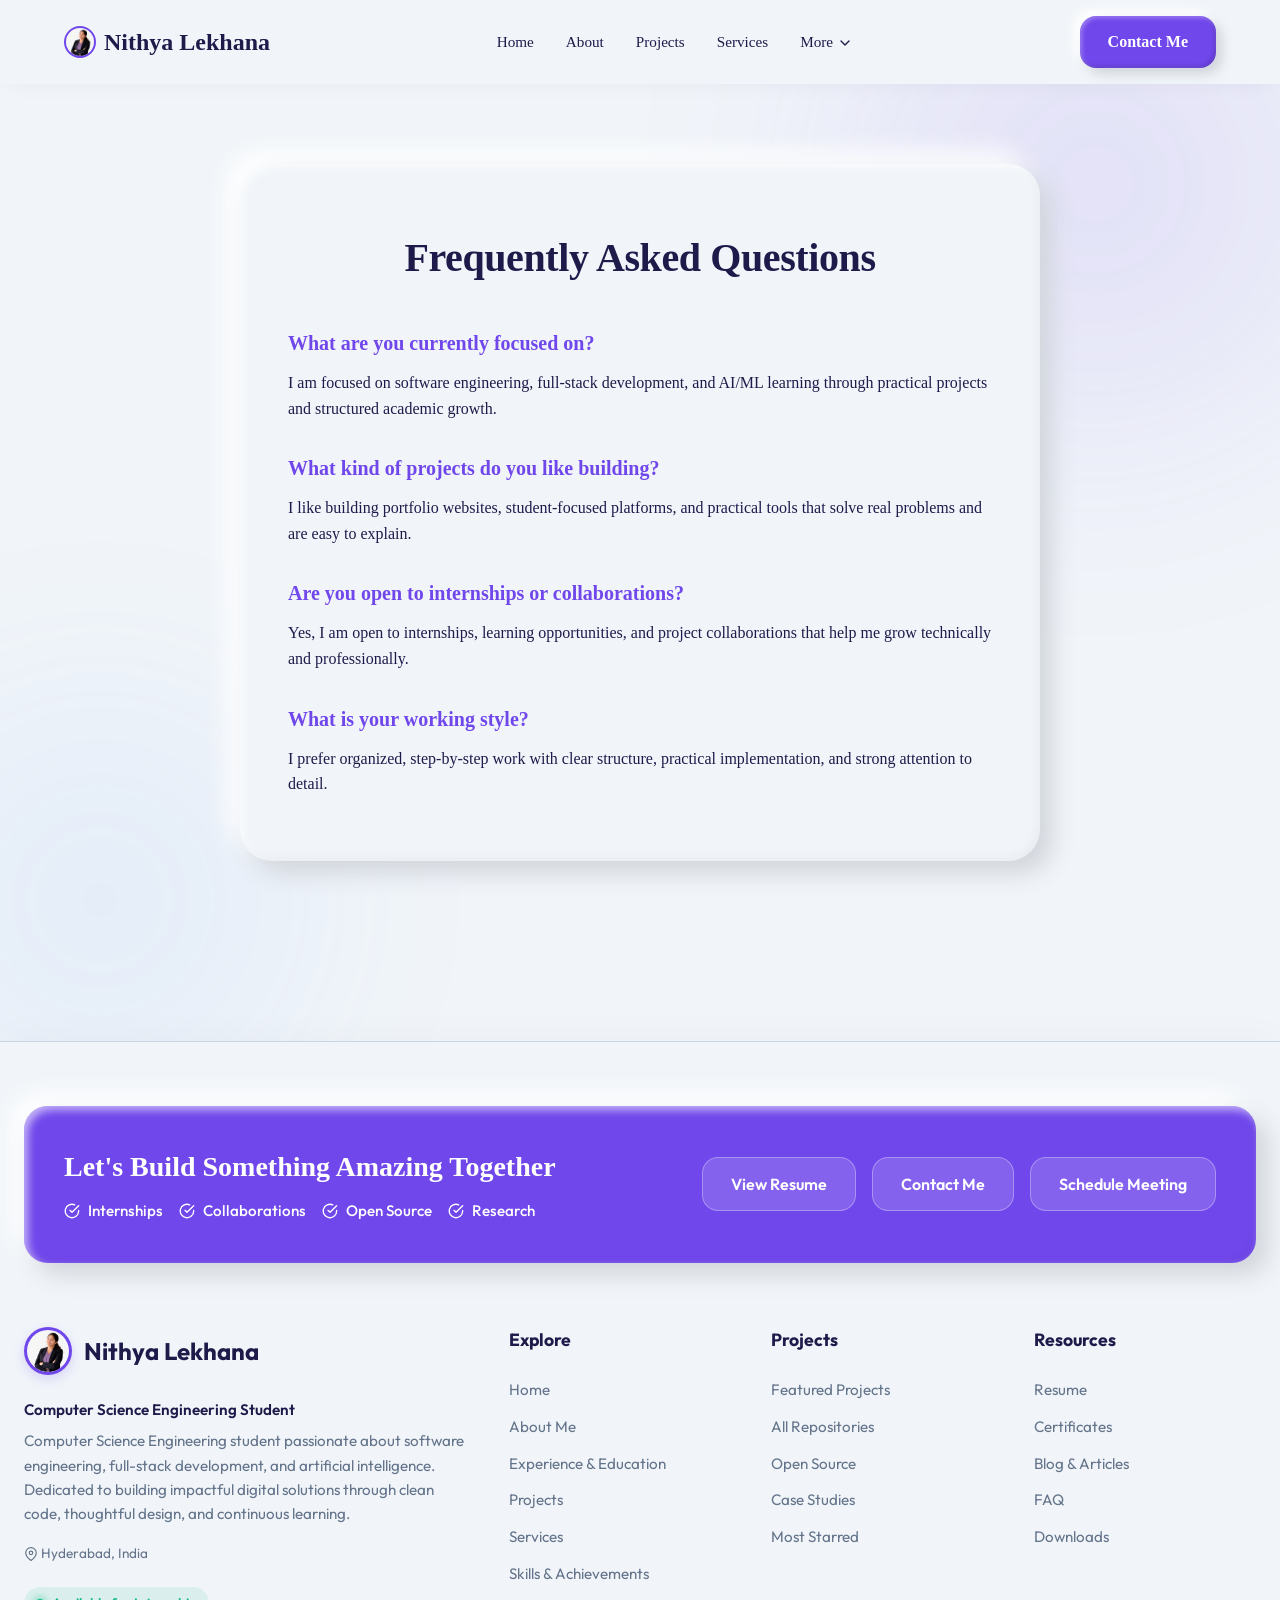
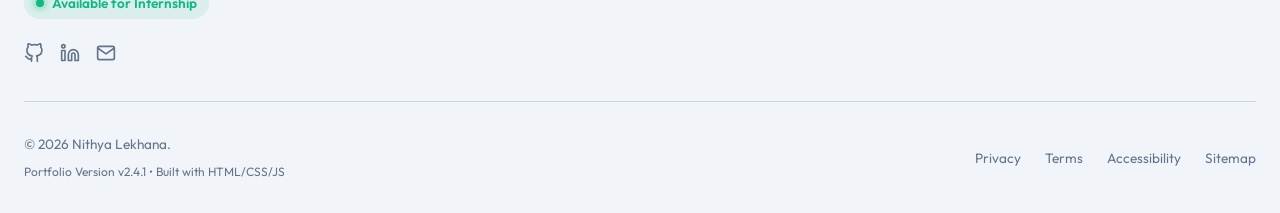
<file: faq.html>
<!DOCTYPE html>
<html lang="en">
<head>
    <meta charset="UTF-8">
    <meta name="viewport" content="width=device-width, initial-scale=1.0">
    <title>FAQ | Nithya Lekhana</title>
    <link rel="icon" type="image/png" href="icon.png">
    <link rel="preconnect" href="https://fonts.googleapis.com">
    <link rel="preconnect" href="https://fonts.gstatic.com" crossorigin>
    <link href="https://fonts.googleapis.com/css2?family=Outfit:wght@400;500;600;700;800&display=swap" rel="stylesheet">
    <link rel="stylesheet" href="style.css">
</head>
<body>
    <div class="bg-shape bg-shape-1"></div>
    <div class="bg-shape bg-shape-2"></div>

    <header class="navbar-wrapper">
        <div class="container navbar-inner">
            <div class="logo">
                <img src="icon_nobg.png" alt="Logo" width="32" height="32" style="border-radius: 50%; object-fit: cover; background: var(--primary); padding: 2px;">
                <span>Nithya Lekhana</span>
            </div>
            <nav class="nav-links">
                <a href="index.html">Home</a>
                <a href="about.html">About</a>
                <a href="projects.html">Projects</a>
                <a href="services.html">Services</a>
                <div class="dropdown">
                    <a href="#" class="dropdown-toggle">More <svg width="16" height="16" viewBox="0 0 24 24" fill="none" stroke="currentColor" stroke-width="2" stroke-linecap="round" stroke-linejoin="round" style="vertical-align: middle;"><polyline points="6 9 12 15 18 9"></polyline></svg></a>
                    <div class="dropdown-menu">
                        <a href="resume.html">Resume</a>
                        <a href="skills.html">Skills & Certificates</a>
                        <a href="awards.html">Awards</a>
                        <a href="blog.html">Blog</a>
                        <a href="faq.html">FAQ</a>
                        <a href="contact.html">Contact</a>
                    </div>
                </div>
            </nav>
            <div class="nav-actions">
                <a href="contact.html" class="btn btn-primary">Contact Me</a>
                <button class="mobile-menu-btn" aria-label="Toggle Menu">
                    <svg width="24" height="24" viewBox="0 0 24 24" fill="none" stroke="currentColor" stroke-width="2" stroke-linecap="round" stroke-linejoin="round">
                        <line x1="3" y1="12" x2="21" y2="12"></line>
                        <line x1="3" y1="6" x2="21" y2="6"></line>
                        <line x1="3" y1="18" x2="21" y2="18"></line>
                    </svg>
                </button>
            </div>
        </div>
    </header>

    <main class="container" style="padding-top: 80px; padding-bottom: 80px; text-align: center;">
        <div class="feature-card" style="max-width: 800px; margin: 0 auto; padding: 64px 48px; text-align: left;">
            <h2 style="margin-bottom: 40px; text-align: center;">Frequently Asked Questions</h2>
            
            <div style="display: flex; flex-direction: column; gap: 32px;">
                <div>
                    <h3 style="font-size: 1.25rem; margin-bottom: 12px; color: var(--primary);">What are you currently focused on?</h3>
                    <p style="color: var(--text-dark); line-height: 1.6;">I am focused on software engineering, full-stack development, and AI/ML learning through practical projects and structured academic growth.</p>
                </div>
                
                <div>
                    <h3 style="font-size: 1.25rem; margin-bottom: 12px; color: var(--primary);">What kind of projects do you like building?</h3>
                    <p style="color: var(--text-dark); line-height: 1.6;">I like building portfolio websites, student-focused platforms, and practical tools that solve real problems and are easy to explain.</p>
                </div>
                
                <div>
                    <h3 style="font-size: 1.25rem; margin-bottom: 12px; color: var(--primary);">Are you open to internships or collaborations?</h3>
                    <p style="color: var(--text-dark); line-height: 1.6;">Yes, I am open to internships, learning opportunities, and project collaborations that help me grow technically and professionally.</p>
                </div>
                
                <div>
                    <h3 style="font-size: 1.25rem; margin-bottom: 12px; color: var(--primary);">What is your working style?</h3>
                    <p style="color: var(--text-dark); line-height: 1.6;">I prefer organized, step-by-step work with clear structure, practical implementation, and strong attention to detail.</p>
                </div>
            </div>
            
        </div>
    </main>

    
    <!-- Premium Footer -->
    

    
    <!-- Custom Footer -->
    

    
    <!-- Dark Footer -->
    

    
    <!-- Redesigned Footer -->
    

    
    <!-- Minimalist Footer -->
    

    
    <!-- Mega Footer Dashboard -->
    <link rel="stylesheet" href="mega-footer.css">
    
    
    
    <!-- Mega Footer Dashboard -->
    <link rel="stylesheet" href="mega-footer.css">
    

    
    <!-- Mega Footer Dashboard -->
    <link rel="stylesheet" href="mega-footer.css">
    <footer class="mega-footer">
        <div class="mega-footer-container">
            <!-- Section 1: CTA Banner -->
            <div class="mf-cta-banner">
                <div class="mf-cta-text">
                    <h3>Let's Build Something Amazing Together</h3>
                    <div class="mf-cta-tags">
                        <span><svg width="16" height="16" viewBox="0 0 24 24" fill="none" stroke="currentColor" stroke-width="2" stroke-linecap="round" stroke-linejoin="round"><path d="M22 11.08V12a10.06 10.06 0 1 1-5.93-9.14"></path><polyline points="22 4 12 14.01 9 11.01"></polyline></svg> Internships</span>
                        <span><svg width="16" height="16" viewBox="0 0 24 24" fill="none" stroke="currentColor" stroke-width="2" stroke-linecap="round" stroke-linejoin="round"><path d="M22 11.08V12a10.06 10.06 0 1 1-5.93-9.14"></path><polyline points="22 4 12 14.01 9 11.01"></polyline></svg> Collaborations</span>
                        <span><svg width="16" height="16" viewBox="0 0 24 24" fill="none" stroke="currentColor" stroke-width="2" stroke-linecap="round" stroke-linejoin="round"><path d="M22 11.08V12a10.06 10.06 0 1 1-5.93-9.14"></path><polyline points="22 4 12 14.01 9 11.01"></polyline></svg> Open Source</span>
                        <span><svg width="16" height="16" viewBox="0 0 24 24" fill="none" stroke="currentColor" stroke-width="2" stroke-linecap="round" stroke-linejoin="round"><path d="M22 11.08V12a10.06 10.06 0 1 1-5.93-9.14"></path><polyline points="22 4 12 14.01 9 11.01"></polyline></svg> Research</span>
                    </div>
                </div>
                <div class="mf-cta-actions">
                    <a href="resume.html" class="btn">View Resume</a>
                    <a href="contact.html" class="btn">Contact Me</a>
                    <a href="mailto:nithyalekhana04@gmail.com" class="btn">Schedule Meeting</a>
                </div>
            </div>

            <!-- Sections 2-5: Main Grid -->
            <div class="mf-grid-main" style="margin-bottom: 32px;">
                <!-- Col 1: Personal Card -->
                <div class="mf-personal">
                    <div class="logo" style="display: flex; align-items: center; gap: 12px; margin-bottom: 24px;">
                        <img src="icon_nobg.png" alt="Logo" width="48" height="48" style="border-radius: 50%; object-fit: cover; background: var(--primary); padding: 3px; box-shadow: 0 4px 12px rgba(112, 71, 235, 0.2);">
                        <span style="font-size: 1.5rem; font-weight: 700;">Nithya Lekhana</span>
                    </div>
                    <p style="font-weight: 600; color: var(--text-dark); margin-bottom: 8px;">Computer Science Engineering Student</p>
                    <p style="color: var(--text-muted); font-size: 0.95rem; line-height: 1.6; margin-bottom: 16px;">Computer Science Engineering student passionate about software engineering, full-stack development, and artificial intelligence. Dedicated to building impactful digital solutions through clean code, thoughtful design, and continuous learning.</p>
                    <p style="font-size: 0.85rem; margin-top: 8px;"><svg width="14" height="14" viewBox="0 0 24 24" fill="none" stroke="currentColor" stroke-width="2" stroke-linecap="round" stroke-linejoin="round" style="vertical-align: middle;"><path d="M21 10c0 7-9 13-9 13s-9-6-9-13a9 9 0 0 1 18 0z"></path><circle cx="12" cy="10" r="3"></circle></svg> Hyderabad, India</p>
                    <div class="mf-status">
                        <div class="mf-status-dot"></div> Available for Internship
                    </div>
                    <div style="display:flex; gap:16px;">
                        <a href="https://github.com/nithya-lekhana" target="_blank" style="color: var(--text-muted);"><svg width="20" height="20" viewBox="0 0 24 24" fill="none" stroke="currentColor" stroke-width="2" stroke-linecap="round" stroke-linejoin="round"><path d="M9 19c-5 1.5-5-2.5-7-3m14 6v-3.87a3.37 3.37 0 0 0-.94-2.61c3.14-.35 6.44-1.54 6.44-7A5.44 5.44 0 0 0 20 4.77 5.07 5.07 0 0 0 19.91 1S18.73.65 16 2.48a13.38 13.38 0 0 0-7 0C6.27.65 5.09 1 5.09 1A5.07 5.07 0 0 0 5 4.77a5.44 5.44 0 0 0-1.5 3.78c0 5.42 3.3 6.61 6.44 7A3.37 3.37 0 0 0 9 18.13V22"></path></svg></a>
                        <a href="https://linkedin.com/in/nithya-lekhana" target="_blank" style="color: var(--text-muted);"><svg width="20" height="20" viewBox="0 0 24 24" fill="none" stroke="currentColor" stroke-width="2" stroke-linecap="round" stroke-linejoin="round"><path d="M16 8a6 6 0 0 1 6 6v7h-4v-7a2 2 0 0 0-2-2 2 2 0 0 0-2 2v7h-4v-7a6 6 0 0 1 6-6z"></path><rect x="2" y="9" width="4" height="12"></rect><circle cx="4" cy="4" r="2"></circle></svg></a>
                        <a href="mailto:nithyalekhana04@gmail.com" style="color: var(--text-muted);"><svg width="20" height="20" viewBox="0 0 24 24" fill="none" stroke="currentColor" stroke-width="2" stroke-linecap="round" stroke-linejoin="round"><path d="M4 4h16c1.1 0 2 .9 2 2v12c0 1.1-.9 2-2 2H4c-1.1 0-2-.9-2-2V6c0-1.1.9-2 2-2z"></path><polyline points="22,6 12,13 2,6"></polyline></svg></a>
                    </div>
                </div>
                
                <!-- Col 2: Explore -->
                <div class="mf-col">
                    <h4>Explore</h4>
                    <ul class="mf-link-list">
                        <li><a href="index.html">Home</a></li>
                        <li><a href="about.html">About Me</a></li>
                        <li><a href="resume.html">Experience & Education</a></li>
                        <li><a href="projects.html">Projects</a></li>
                        <li><a href="services.html">Services</a></li>
                        <li><a href="skills.html">Skills & Achievements</a></li>
                    </ul>
                </div>

                <!-- Col 3: Projects -->
                <div class="mf-col">
                    <h4>Projects</h4>
                    <ul class="mf-link-list">
                        <li><a href="projects.html">Featured Projects</a></li>
                        <li><a href="https://github.com/nithya-lekhana?tab=repositories" target="_blank">All Repositories</a></li>
                        <li><a href="projects.html">Open Source</a></li>
                        <li><a href="projects.html">Case Studies</a></li>
                        <li><a href="projects.html">Most Starred</a></li>
                    </ul>
                </div>

                <!-- Col 4: Resources -->
                <div class="mf-col">
                    <h4>Resources</h4>
                    <ul class="mf-link-list">
                        <li><a href="resume.html">Resume</a></li>
                        <li><a href="skills.html">Certificates</a></li>
                        <li><a href="blog.html">Blog & Articles</a></li>
                        <li><a href="faq.html">FAQ</a></li>
                        <li><a href="awards.html">Downloads</a></li>
                    </ul>
                </div>
            </div>

            <!-- Bottom Bar -->
            <div class="mf-bottom" style="border-top: 1px solid var(--border); padding-top: 32px;">
                <div>
                    &copy; 2026 Nithya Lekhana.<br>
                    <span style="font-size: 0.75rem; margin-top: 8px; display: inline-block;">Portfolio Version v2.4.1 • Built with HTML/CSS/JS</span>
                </div>
                <div class="mf-bottom-links">
                    <a href="#">Privacy</a>
                    <a href="#">Terms</a>
                    <a href="#">Accessibility</a>
                    <a href="#">Sitemap</a>
                </div>
            </div>
        </div>
    </footer>

    <script src="script.js"></script>
</body>
</html>
</file>
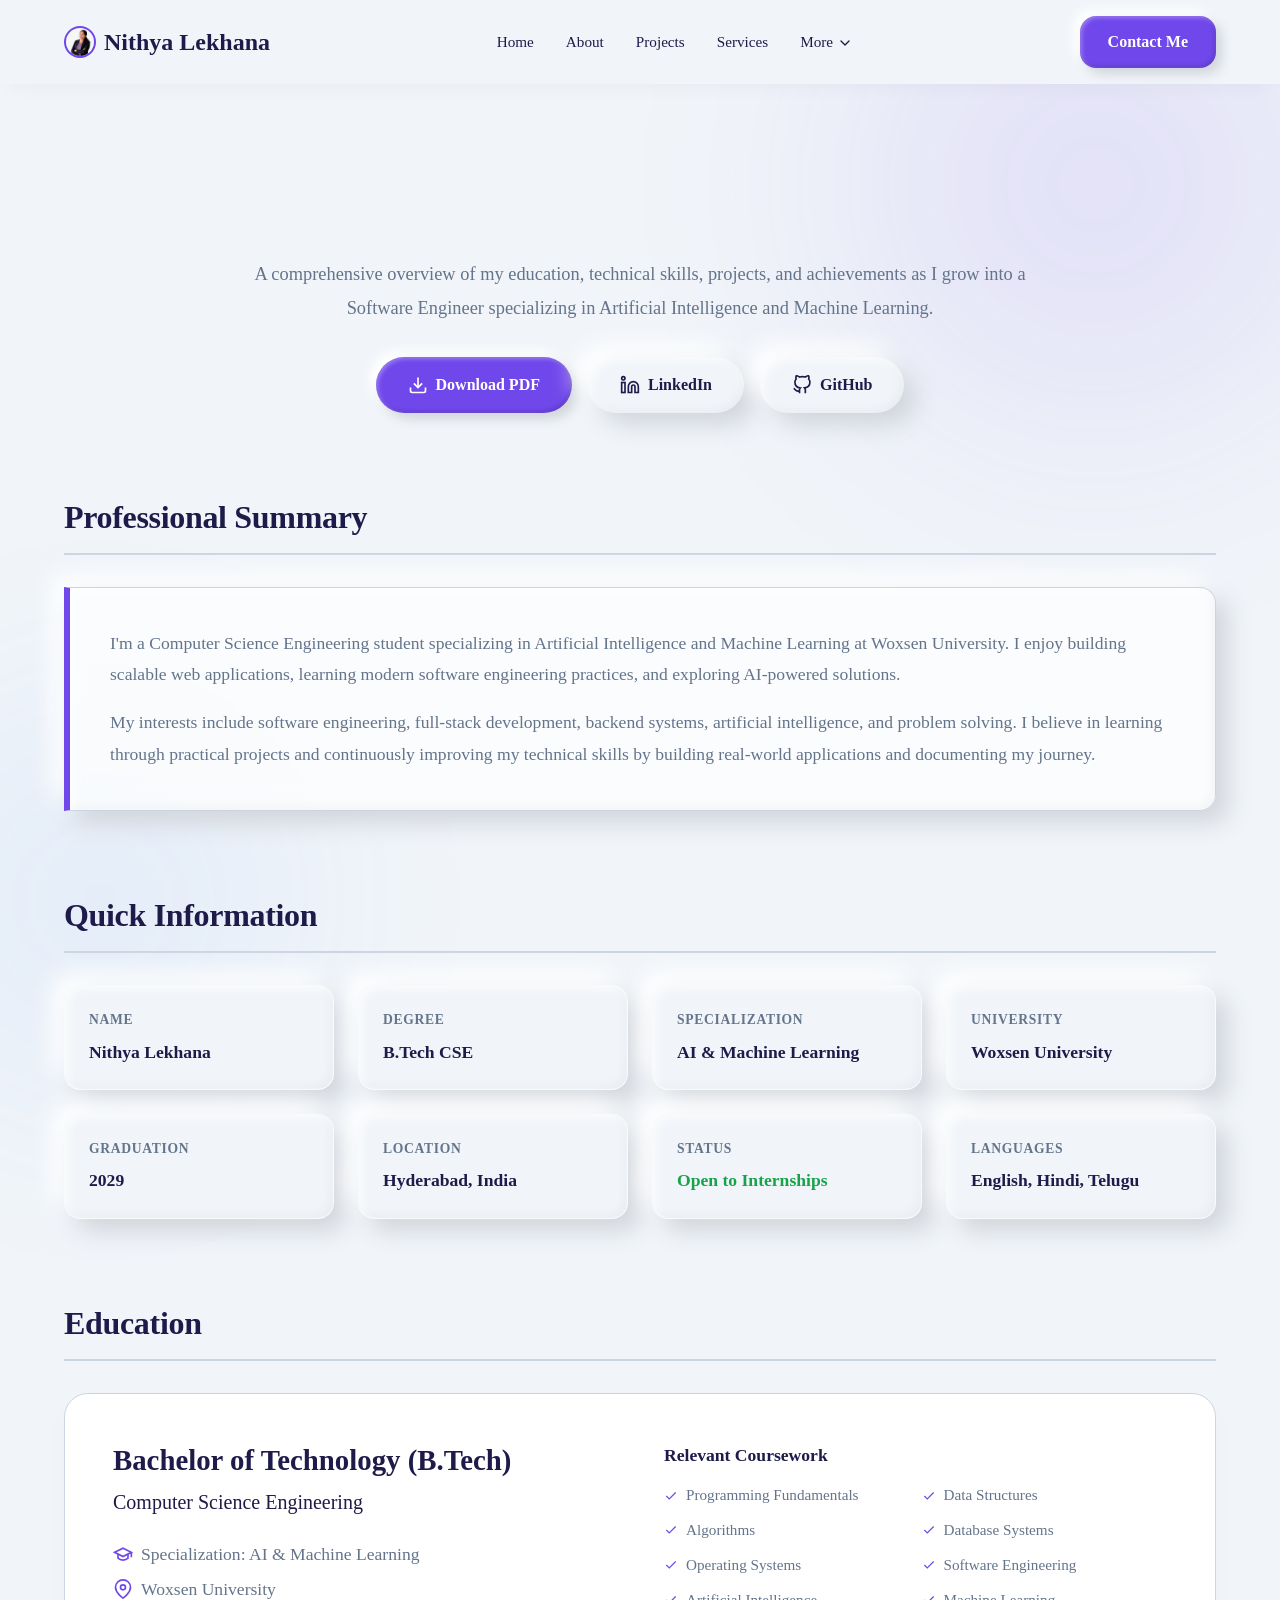
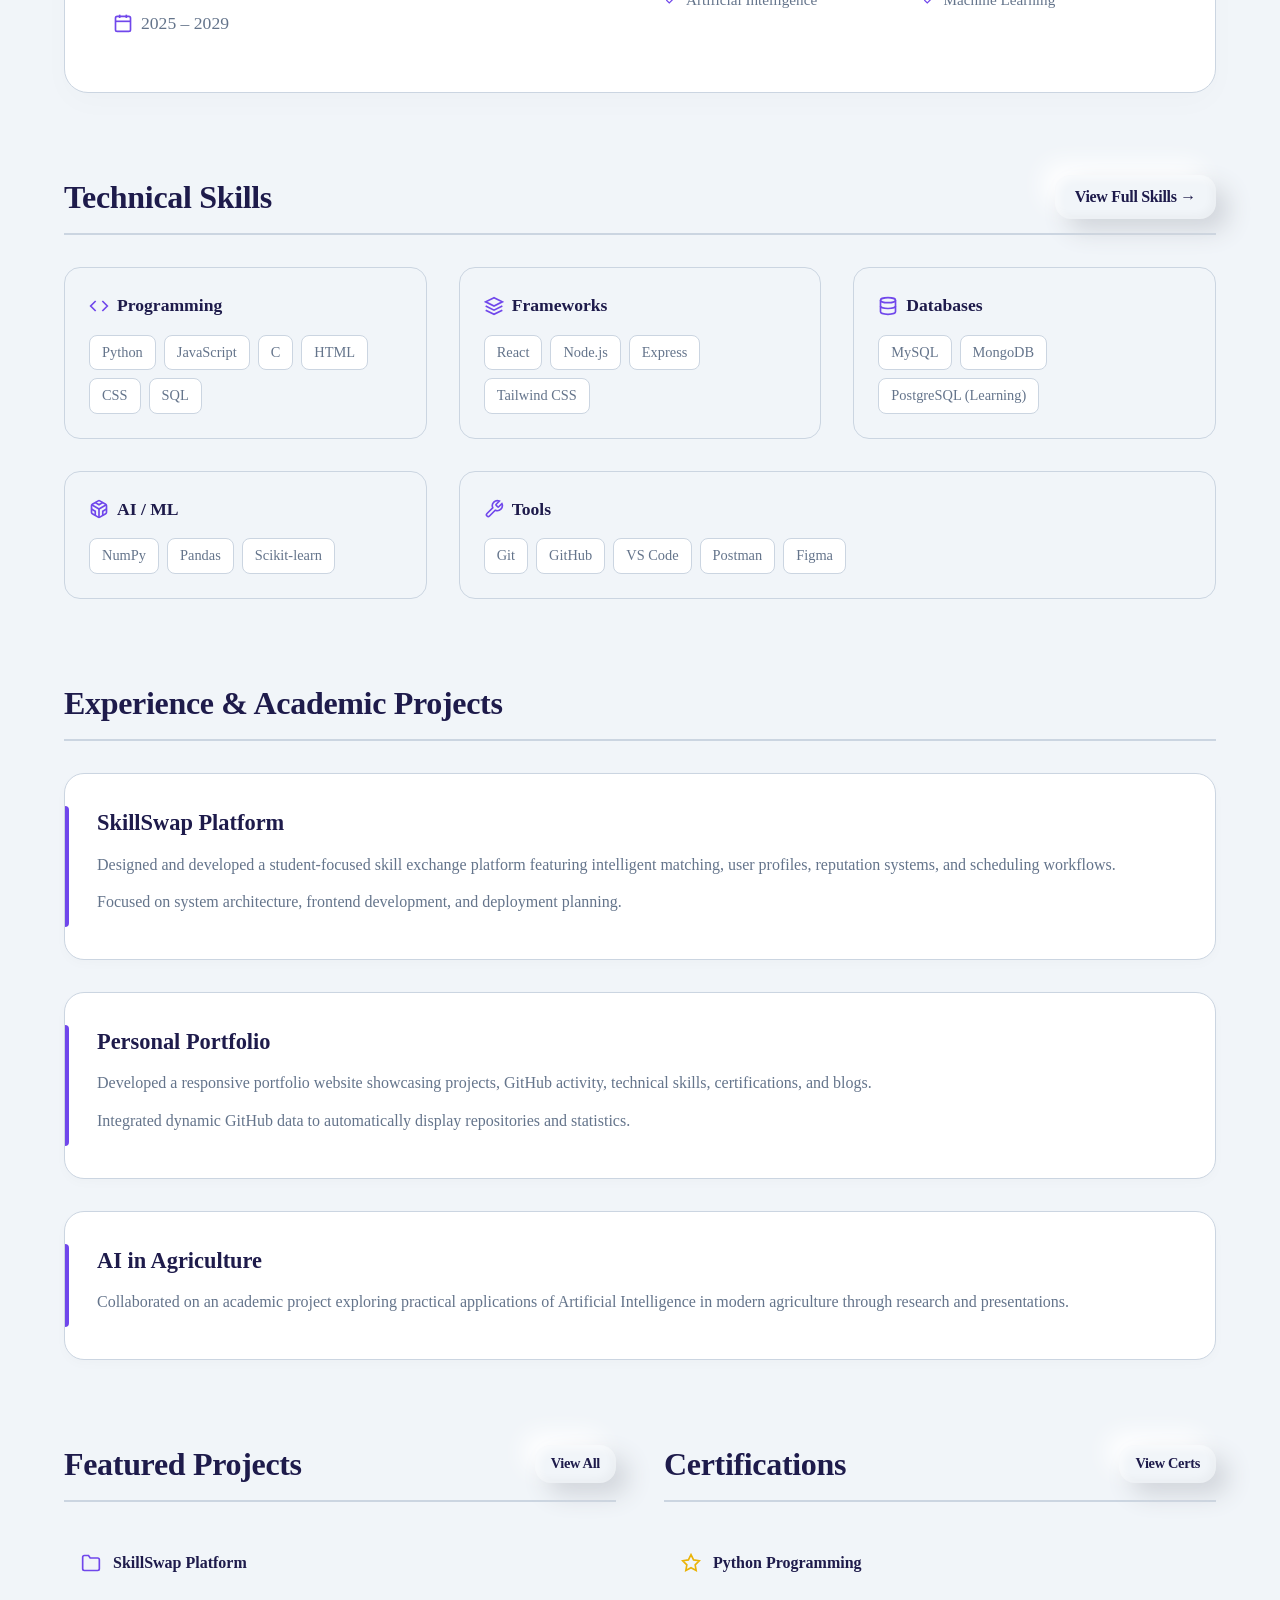
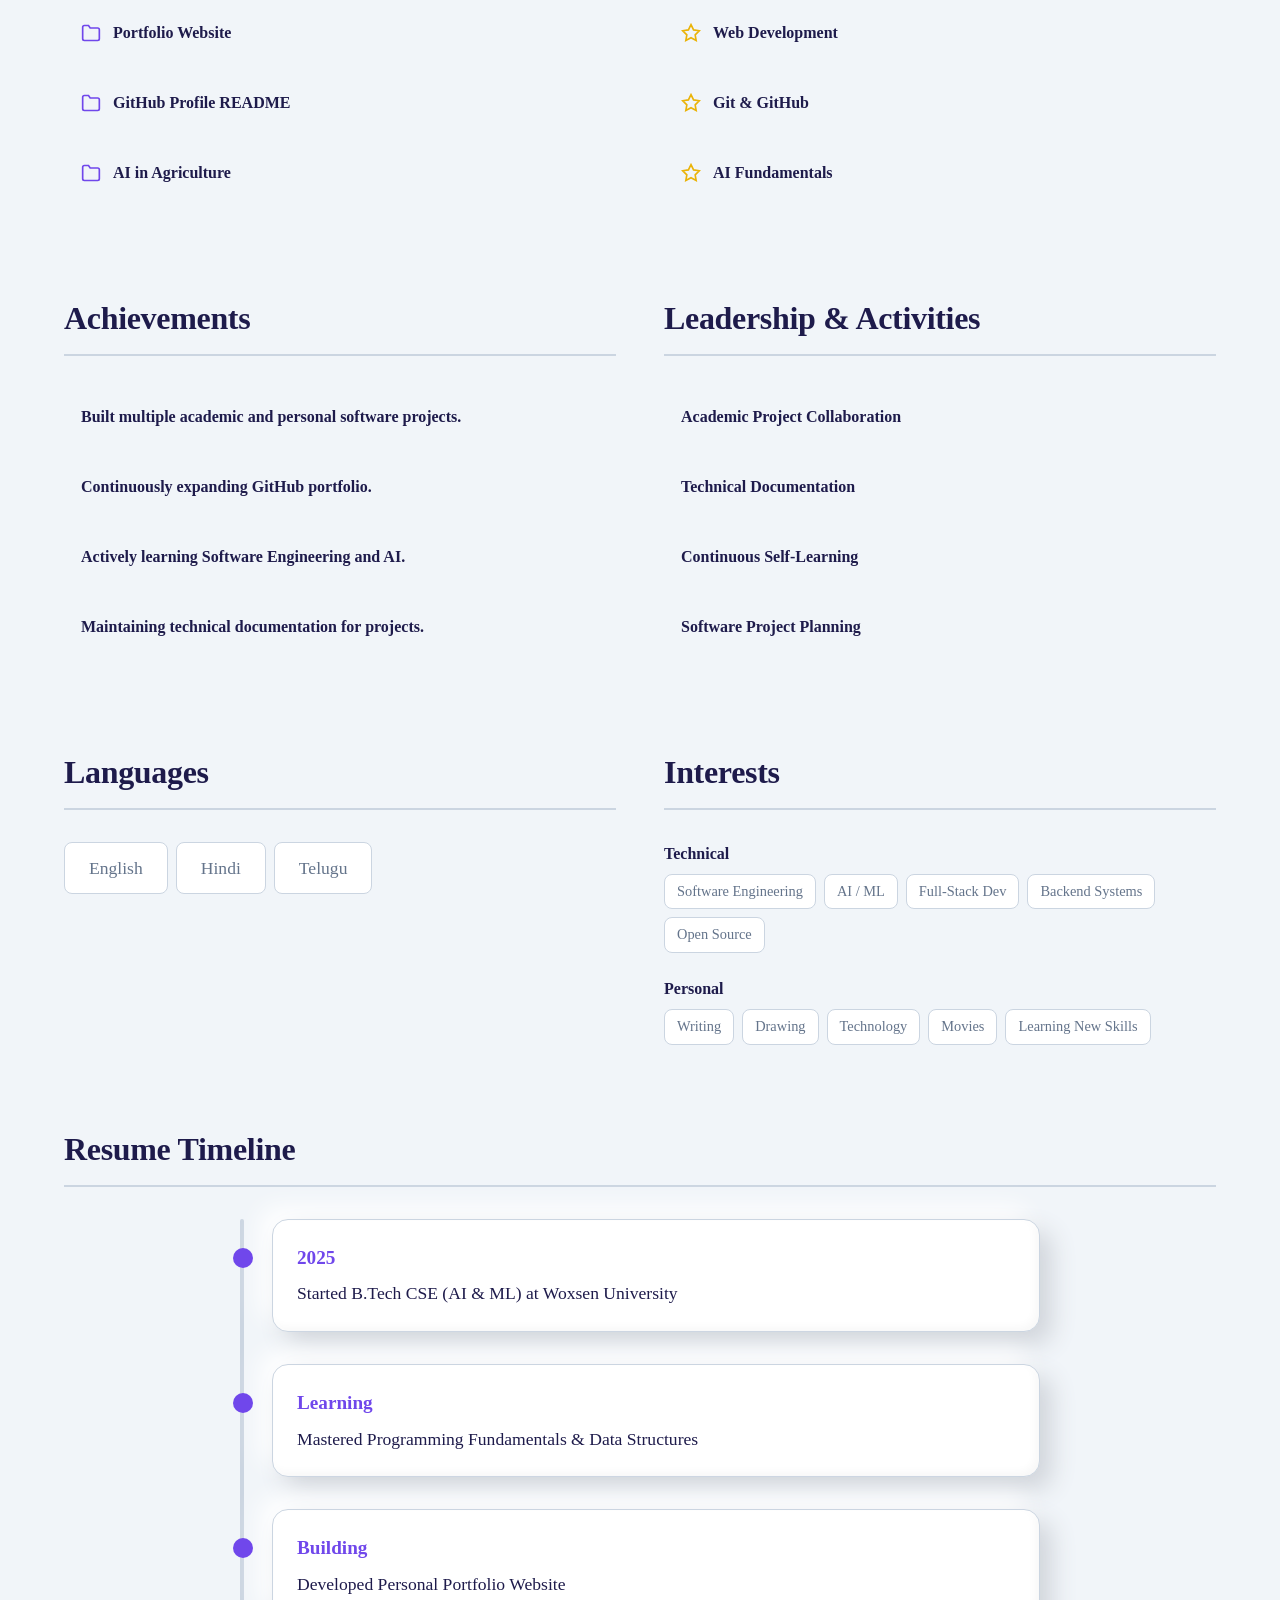
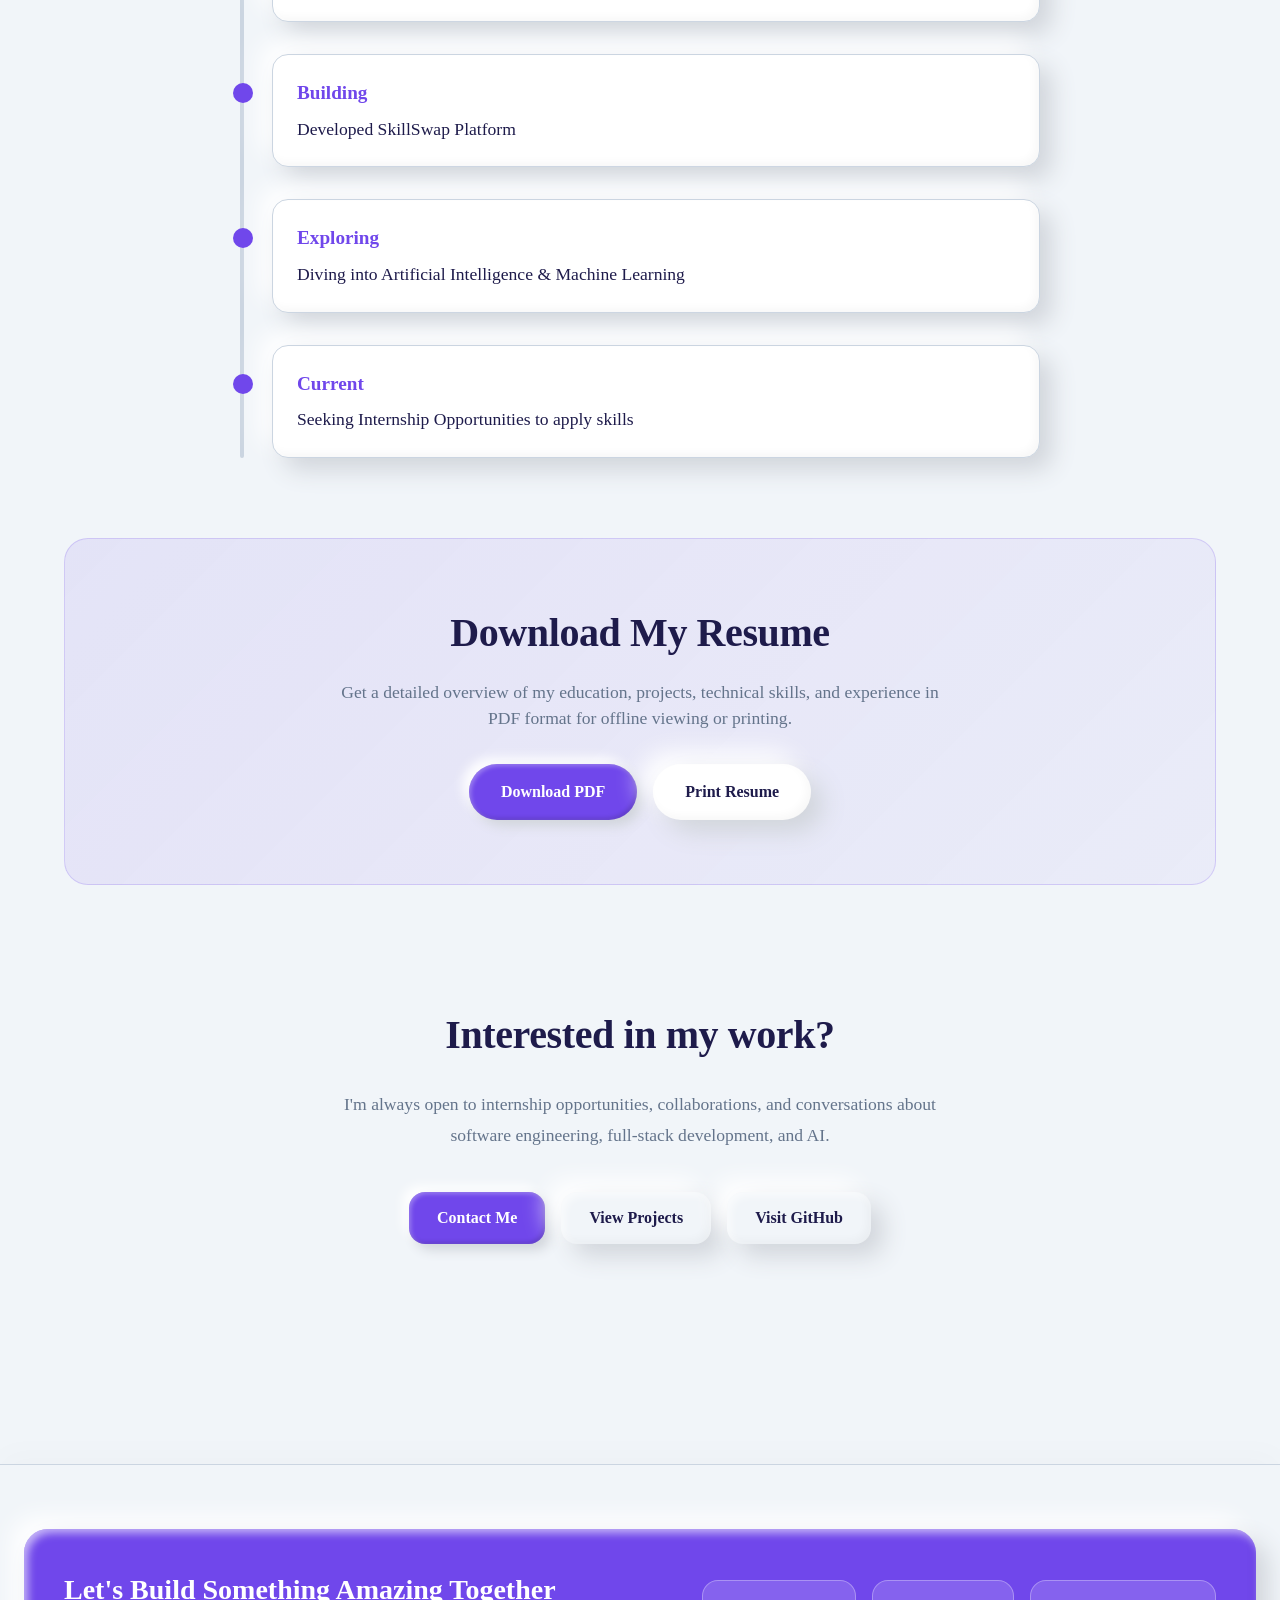
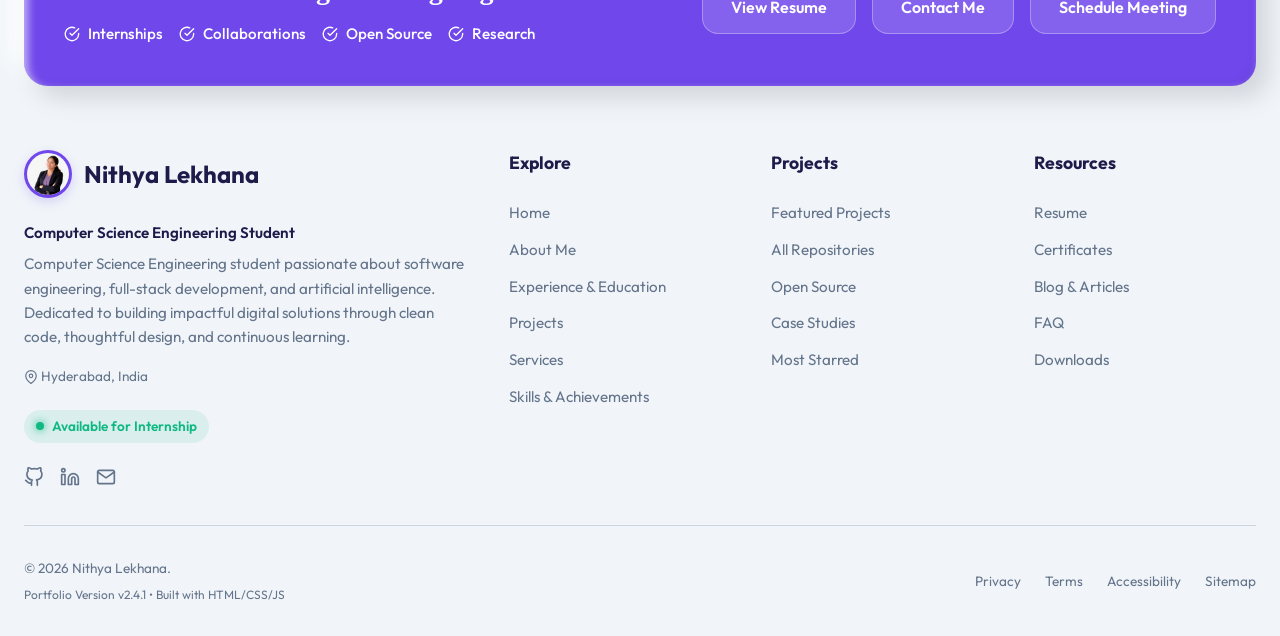
<file: resume.html>
<!DOCTYPE html>
<html lang="en">
<head>
    <meta charset="UTF-8">
    <meta name="viewport" content="width=device-width, initial-scale=1.0">
    <title>Resume | Nithya Lekhana</title>
    <link rel="icon" type="image/png" href="icon.png">
    <link rel="preconnect" href="https://fonts.googleapis.com">
    <link rel="preconnect" href="https://fonts.gstatic.com" crossorigin>
    <link href="https://fonts.googleapis.com/css2?family=Outfit:wght@400;500;600;700;800&display=swap" rel="stylesheet">
    <link rel="stylesheet" href="style.css">
</head>
<body>
    <div class="bg-shape bg-shape-1"></div>
    <div class="bg-shape bg-shape-2"></div>

    <header class="navbar-wrapper">
        <div class="container navbar-inner">
            <div class="logo">
                <img src="icon_nobg.png" alt="Logo" width="32" height="32" style="border-radius: 50%; object-fit: cover; background: var(--primary); padding: 2px;">
                <span>Nithya Lekhana</span>
            </div>
            <nav class="nav-links">
                <a href="index.html">Home</a>
                <a href="about.html">About</a>
                <a href="projects.html">Projects</a>
                <a href="services.html">Services</a>
                <div class="dropdown">
                    <a href="#" class="dropdown-toggle">More <svg width="16" height="16" viewBox="0 0 24 24" fill="none" stroke="currentColor" stroke-width="2" stroke-linecap="round" stroke-linejoin="round" style="vertical-align: middle;"><polyline points="6 9 12 15 18 9"></polyline></svg></a>
                    <div class="dropdown-menu">
                        <a href="resume.html">Resume</a>
                        <a href="skills.html">Skills & Certificates</a>
                        <a href="awards.html">Awards</a>
                        <a href="blog.html">Blog</a>
                        <a href="faq.html">FAQ</a>
                        <a href="contact.html">Contact</a>
                    </div>
                </div>
            </nav>
            <div class="nav-actions">
                <a href="contact.html" class="btn btn-primary">Contact Me</a>
                <button class="mobile-menu-btn" aria-label="Toggle Menu">
                    <svg width="24" height="24" viewBox="0 0 24 24" fill="none" stroke="currentColor" stroke-width="2" stroke-linecap="round" stroke-linejoin="round">
                        <line x1="3" y1="12" x2="21" y2="12"></line>
                        <line x1="3" y1="6" x2="21" y2="6"></line>
                        <line x1="3" y1="18" x2="21" y2="18"></line>
                    </svg>
                </button>
            </div>
        </div>
    </header>

    
    <main class="container" style="padding-top: 80px; padding-bottom: 120px;">
        
        <style>
            /* Local Styles for Resume Page */
            .res-hero { text-align: center; margin-bottom: 80px; }
            .res-hero h1 {
                font-size: 4rem;
                font-weight: 800;
                letter-spacing: -0.03em;
                margin-bottom: 24px;
                background: linear-gradient(to right, var(--primary-dark), var(--primary));
                -webkit-background-clip: text;
                -webkit-text-fill-color: transparent;
            }
            .res-hero p {
                font-size: 1.15rem;
                color: var(--text-muted);
                max-width: 800px;
                margin: 0 auto 32px auto;
                line-height: 1.8;
            }
            .res-actions { display: flex; justify-content: center; gap: 16px; flex-wrap: wrap; }
            
            /* Section Titles */
            .res-section-title {
                font-size: 2rem;
                font-weight: 700;
                color: var(--text-dark);
                margin-bottom: 32px;
                display: flex;
                align-items: center;
                gap: 12px;
                border-bottom: 2px solid var(--border);
                padding-bottom: 12px;
            }
            .res-section { margin-bottom: 80px; }
            
            /* Typography Blocks */
            .res-summary {
                background: rgba(255, 255, 255, 0.7);
                backdrop-filter: blur(12px);
                border: 1px solid var(--border);
                border-left: 6px solid var(--primary);
                border-radius: 0 16px 16px 0;
                padding: 40px;
                box-shadow: var(--clay-shadow);
                font-size: 1.1rem;
                line-height: 1.8;
                color: var(--text-muted);
            }
            
            /* Quick Info Grid */
            .quick-info-grid {
                display: grid;
                grid-template-columns: repeat(4, 1fr);
                gap: 24px;
            }
            @media (max-width: 992px) { .quick-info-grid { grid-template-columns: repeat(2, 1fr); } }
            @media (max-width: 600px) { .quick-info-grid { grid-template-columns: 1fr; } }
            
            .info-card {
                background: var(--clay-bg);
                border-radius: 16px;
                padding: 24px;
                box-shadow: var(--clay-shadow);
                border: 1px solid rgba(255,255,255,0.5);
                display: flex;
                flex-direction: column;
                gap: 8px;
            }
            .info-label { font-size: 0.85rem; color: var(--text-muted); text-transform: uppercase; font-weight: 700; letter-spacing: 0.05em; }
            .info-value { font-size: 1.1rem; color: var(--text-dark); font-weight: 600; }
            
            /* Education Card */
            .edu-card {
                background: white;
                border: 1px solid var(--border);
                border-radius: 24px;
                padding: 48px;
                display: grid;
                grid-template-columns: 1fr 1fr;
                gap: 48px;
                box-shadow: 0 10px 30px rgba(0,0,0,0.02);
            }
            @media (max-width: 768px) { .edu-card { grid-template-columns: 1fr; } }
            
            .edu-main h3 { font-size: 1.8rem; color: var(--primary-dark); margin-bottom: 8px; line-height: 1.3; }
            .edu-main h4 { font-size: 1.25rem; color: var(--text-dark); margin-bottom: 24px; font-weight: 500; }
            .edu-main p { font-size: 1.1rem; margin-bottom: 8px; display: flex; align-items: center; gap: 8px; }
            
            .edu-coursework h5 { font-size: 1.1rem; color: var(--text-dark); margin-bottom: 16px; font-weight: 600; }
            .edu-coursework ul { list-style: none; display: grid; grid-template-columns: 1fr 1fr; gap: 12px; }
            .edu-coursework li { font-size: 0.95rem; color: var(--text-muted); display: flex; align-items: center; gap: 8px; }
            
            /* Skills Grid */
            .skills-grid {
                display: grid;
                grid-template-columns: repeat(3, 1fr);
                gap: 32px;
            }
            @media (max-width: 992px) { .skills-grid { grid-template-columns: repeat(2, 1fr); } }
            @media (max-width: 600px) { .skills-grid { grid-template-columns: 1fr; } }
            
            .skill-group {
                background: var(--surface);
                border-radius: 16px;
                padding: 24px;
                border: 1px solid var(--border);
            }
            .skill-group h4 { margin-bottom: 16px; color: var(--text-dark); font-size: 1.1rem; display: flex; align-items: center; gap: 8px; }
            .skill-tags { display: flex; flex-wrap: wrap; gap: 8px; }
            .skill-tag {
                background: white;
                color: var(--text-muted);
                padding: 6px 12px;
                border-radius: 8px;
                font-size: 0.9rem;
                font-weight: 500;
                border: 1px solid var(--border);
            }
            
            /* Experience / Projects List */
            .exp-list { display: flex; flex-direction: column; gap: 32px; }
            .exp-item {
                background: white;
                border-radius: 20px;
                padding: 32px;
                border: 1px solid var(--border);
                box-shadow: 0 4px 12px rgba(0,0,0,0.02);
                position: relative;
            }
            .exp-item::before {
                content: '';
                position: absolute;
                left: 0; top: 32px; bottom: 32px;
                width: 4px;
                background: var(--primary);
                border-radius: 0 4px 4px 0;
            }
            .exp-item h3 { font-size: 1.4rem; color: var(--text-dark); margin-bottom: 12px; }
            .exp-item p { color: var(--text-muted); line-height: 1.6; margin-bottom: 12px; }
            
            /* Minimal Lists (Featured, Certs) */
            .minimal-grid { display: grid; grid-template-columns: 1fr 1fr; gap: 48px; }
            @media (max-width: 768px) { .minimal-grid { grid-template-columns: 1fr; } }
            .minimal-list { list-style: none; padding: 0; }
            .minimal-list li {
                padding: 16px;
                background: var(--surface);
                border-radius: 12px;
                margin-bottom: 12px;
                font-weight: 600;
                color: var(--text-dark);
                display: flex;
                align-items: center;
                gap: 12px;
                border: 1px solid transparent;
                transition: border 0.2s;
            }
            .minimal-list li:hover { border-color: var(--primary); }
            
            /* Timeline */
            .timeline {
                position: relative;
                max-width: 800px;
                margin: 0 auto;
                padding-left: 32px;
            }
            .timeline::before {
                content: '';
                position: absolute;
                left: 0; top: 0; bottom: 0;
                width: 4px;
                background: var(--border);
                border-radius: 4px;
            }
            .tl-item {
                position: relative;
                margin-bottom: 32px;
                background: white;
                padding: 24px;
                border-radius: 16px;
                border: 1px solid var(--border);
                box-shadow: var(--clay-shadow);
            }
            .tl-item::before {
                content: '';
                position: absolute;
                left: -40px; top: 28px;
                width: 20px; height: 20px;
                background: var(--primary);
                border: 4px solid var(--bg);
                border-radius: 50%;
            }
            .tl-year { font-weight: 800; color: var(--primary); font-size: 1.2rem; margin-bottom: 8px; }
            .tl-content { font-size: 1.1rem; color: var(--text-dark); font-weight: 500; }
            
            /* Download CTA */
            .download-box {
                background: linear-gradient(135deg, rgba(112, 71, 235, 0.1), rgba(112, 71, 235, 0.05));
                border: 1px solid rgba(112, 71, 235, 0.2);
                border-radius: 24px;
                padding: 64px 32px;
                text-align: center;
                margin-bottom: 80px;
            }
            .download-box h2 { font-size: 2.5rem; margin-bottom: 16px; color: var(--text-dark); }
            .download-box p { font-size: 1.1rem; color: var(--text-muted); max-width: 600px; margin: 0 auto 32px auto; }
            
        </style>

        <!-- 1. Hero Section -->
        <section class="res-hero">
            <h1>Digital Resume</h1>
            <p>A comprehensive overview of my education, technical skills, projects, and achievements as I grow into a Software Engineer specializing in Artificial Intelligence and Machine Learning.</p>
            <div class="res-actions">
                <a href="assets/resume.pdf" target="_blank" class="btn btn-primary" style="padding: 16px 32px; border-radius: 100px;">
                    <svg width="20" height="20" viewBox="0 0 24 24" fill="none" stroke="currentColor" stroke-width="2"><path d="M21 15v4a2 2 0 0 1-2 2H5a2 2 0 0 1-2-2v-4"></path><polyline points="7 10 12 15 17 10"></polyline><line x1="12" y1="15" x2="12" y2="3"></line></svg> Download PDF
                </a>
                <a href="https://linkedin.com/in/nithya-lekhana" target="_blank" class="btn btn-secondary" style="padding: 16px 32px; border-radius: 100px;">
                    <svg width="20" height="20" viewBox="0 0 24 24" fill="none" stroke="currentColor" stroke-width="2"><path d="M16 8a6 6 0 0 1 6 6v7h-4v-7a2 2 0 0 0-2-2 2 2 0 0 0-2 2v7h-4v-7a6 6 0 0 1 6-6z"></path><rect x="2" y="9" width="4" height="12"></rect><circle cx="4" cy="4" r="2"></circle></svg> LinkedIn
                </a>
                <a href="https://github.com/nithya-lekhana" target="_blank" class="btn btn-secondary" style="padding: 16px 32px; border-radius: 100px;">
                    <svg width="20" height="20" viewBox="0 0 24 24" fill="none" stroke="currentColor" stroke-width="2"><path d="M9 19c-5 1.5-5-2.5-7-3m14 6v-3.87a3.37 3.37 0 0 0-.94-2.61c3.14-.35 6.44-1.54 6.44-7A5.44 5.44 0 0 0 20 4.77 5.07 5.07 0 0 0 19.91 1S18.73.65 16 2.48a13.38 13.38 0 0 0-7 0C6.27.65 5.09 1 5.09 1A5.07 5.07 0 0 0 5 4.77a5.44 5.44 0 0 0-1.5 3.78c0 5.42 3.3 6.61 6.44 7A3.37 3.37 0 0 0 9 18.13V22"></path></svg> GitHub
                </a>
            </div>
        </section>

        <!-- 2. Professional Summary -->
        <section class="res-section">
            <h2 class="res-section-title">Professional Summary</h2>
            <div class="res-summary">
                <p style="margin-bottom: 16px; color: inherit;">I'm a Computer Science Engineering student specializing in Artificial Intelligence and Machine Learning at Woxsen University. I enjoy building scalable web applications, learning modern software engineering practices, and exploring AI-powered solutions.</p>
                <p style="color: inherit;">My interests include software engineering, full-stack development, backend systems, artificial intelligence, and problem solving. I believe in learning through practical projects and continuously improving my technical skills by building real-world applications and documenting my journey.</p>
            </div>
        </section>

        <!-- 3. Quick Information -->
        <section class="res-section">
            <h2 class="res-section-title">Quick Information</h2>
            <div class="quick-info-grid">
                <div class="info-card">
                    <span class="info-label">Name</span>
                    <span class="info-value">Nithya Lekhana</span>
                </div>
                <div class="info-card">
                    <span class="info-label">Degree</span>
                    <span class="info-value">B.Tech CSE</span>
                </div>
                <div class="info-card">
                    <span class="info-label">Specialization</span>
                    <span class="info-value">AI & Machine Learning</span>
                </div>
                <div class="info-card">
                    <span class="info-label">University</span>
                    <span class="info-value">Woxsen University</span>
                </div>
                <div class="info-card">
                    <span class="info-label">Graduation</span>
                    <span class="info-value">2029</span>
                </div>
                <div class="info-card">
                    <span class="info-label">Location</span>
                    <span class="info-value">Hyderabad, India</span>
                </div>
                <div class="info-card">
                    <span class="info-label">Status</span>
                    <span class="info-value" style="color: #16a34a;">Open to Internships</span>
                </div>
                <div class="info-card">
                    <span class="info-label">Languages</span>
                    <span class="info-value">English, Hindi, Telugu</span>
                </div>
            </div>
        </section>

        <!-- 4. Education -->
        <section class="res-section">
            <h2 class="res-section-title">Education</h2>
            <div class="edu-card">
                <div class="edu-main">
                    <h3>Bachelor of Technology (B.Tech)</h3>
                    <h4>Computer Science Engineering</h4>
                    <p><svg width="20" height="20" viewBox="0 0 24 24" fill="none" stroke="var(--primary)" stroke-width="2"><path d="M22 10v6M2 10l10-5 10 5-10 5z"></path><path d="M6 12v5c3 3 9 3 12 0v-5"></path></svg> Specialization: AI & Machine Learning</p>
                    <p><svg width="20" height="20" viewBox="0 0 24 24" fill="none" stroke="var(--primary)" stroke-width="2"><path d="M21 10c0 7-9 13-9 13s-9-6-9-13a9 9 0 0 1 18 0z"></path><circle cx="12" cy="10" r="3"></circle></svg> Woxsen University</p>
                    <p><svg width="20" height="20" viewBox="0 0 24 24" fill="none" stroke="var(--primary)" stroke-width="2"><rect x="3" y="4" width="18" height="18" rx="2" ry="2"></rect><line x1="16" y1="2" x2="16" y2="6"></line><line x1="8" y1="2" x2="8" y2="6"></line><line x1="3" y1="10" x2="21" y2="10"></line></svg> 2025 &ndash; 2029</p>
                </div>
                <div class="edu-coursework">
                    <h5>Relevant Coursework</h5>
                    <ul>
                        <li><svg width="14" height="14" viewBox="0 0 24 24" fill="none" stroke="var(--primary)" stroke-width="2"><polyline points="20 6 9 17 4 12"></polyline></svg> Programming Fundamentals</li>
                        <li><svg width="14" height="14" viewBox="0 0 24 24" fill="none" stroke="var(--primary)" stroke-width="2"><polyline points="20 6 9 17 4 12"></polyline></svg> Data Structures</li>
                        <li><svg width="14" height="14" viewBox="0 0 24 24" fill="none" stroke="var(--primary)" stroke-width="2"><polyline points="20 6 9 17 4 12"></polyline></svg> Algorithms</li>
                        <li><svg width="14" height="14" viewBox="0 0 24 24" fill="none" stroke="var(--primary)" stroke-width="2"><polyline points="20 6 9 17 4 12"></polyline></svg> Database Systems</li>
                        <li><svg width="14" height="14" viewBox="0 0 24 24" fill="none" stroke="var(--primary)" stroke-width="2"><polyline points="20 6 9 17 4 12"></polyline></svg> Operating Systems</li>
                        <li><svg width="14" height="14" viewBox="0 0 24 24" fill="none" stroke="var(--primary)" stroke-width="2"><polyline points="20 6 9 17 4 12"></polyline></svg> Software Engineering</li>
                        <li><svg width="14" height="14" viewBox="0 0 24 24" fill="none" stroke="var(--primary)" stroke-width="2"><polyline points="20 6 9 17 4 12"></polyline></svg> Artificial Intelligence</li>
                        <li><svg width="14" height="14" viewBox="0 0 24 24" fill="none" stroke="var(--primary)" stroke-width="2"><polyline points="20 6 9 17 4 12"></polyline></svg> Machine Learning</li>
                    </ul>
                </div>
            </div>
        </section>

        <!-- 5. Technical Skills -->
        <section class="res-section">
            <h2 class="res-section-title" style="justify-content: space-between;">
                <span>Technical Skills</span>
                <a href="skills.html" class="btn btn-secondary" style="font-size: 1rem; padding: 10px 20px;">View Full Skills &rarr;</a>
            </h2>
            <div class="skills-grid">
                <div class="skill-group">
                    <h4><svg width="20" height="20" viewBox="0 0 24 24" fill="none" stroke="var(--primary)" stroke-width="2"><polyline points="16 18 22 12 16 6"></polyline><polyline points="8 6 2 12 8 18"></polyline></svg> Programming</h4>
                    <div class="skill-tags">
                        <span class="skill-tag">Python</span>
                        <span class="skill-tag">JavaScript</span>
                        <span class="skill-tag">C</span>
                        <span class="skill-tag">HTML</span>
                        <span class="skill-tag">CSS</span>
                        <span class="skill-tag">SQL</span>
                    </div>
                </div>
                <div class="skill-group">
                    <h4><svg width="20" height="20" viewBox="0 0 24 24" fill="none" stroke="var(--primary)" stroke-width="2"><polygon points="12 2 2 7 12 12 22 7 12 2"></polygon><polyline points="2 17 12 22 22 17"></polyline><polyline points="2 12 12 17 22 12"></polyline></svg> Frameworks</h4>
                    <div class="skill-tags">
                        <span class="skill-tag">React</span>
                        <span class="skill-tag">Node.js</span>
                        <span class="skill-tag">Express</span>
                        <span class="skill-tag">Tailwind CSS</span>
                    </div>
                </div>
                <div class="skill-group">
                    <h4><svg width="20" height="20" viewBox="0 0 24 24" fill="none" stroke="var(--primary)" stroke-width="2"><ellipse cx="12" cy="5" rx="9" ry="3"></ellipse><path d="M21 12c0 1.66-4 3-9 3s-9-1.34-9-3"></path><path d="M3 5v14c0 1.66 4 3 9 3s9-1.34 9-3V5"></path></svg> Databases</h4>
                    <div class="skill-tags">
                        <span class="skill-tag">MySQL</span>
                        <span class="skill-tag">MongoDB</span>
                        <span class="skill-tag">PostgreSQL (Learning)</span>
                    </div>
                </div>
                <div class="skill-group">
                    <h4><svg width="20" height="20" viewBox="0 0 24 24" fill="none" stroke="var(--primary)" stroke-width="2"><path d="M21 16V8a2 2 0 0 0-1-1.73l-7-4a2 2 0 0 0-2 0l-7 4A2 2 0 0 0 3 8v8a2 2 0 0 0 1 1.73l7 4a2 2 0 0 0 2 0l7-4A2 2 0 0 0 21 16z"></path><polyline points="7.5 4.21 12 6.81 16.5 4.21"></polyline><polyline points="7.5 19.79 7.5 14.6 3 12"></polyline><polyline points="21 12 16.5 14.6 16.5 19.79"></polyline><polyline points="3.27 6.96 12 12.01 20.73 6.96"></polyline><line x1="12" y1="22.08" x2="12" y2="12"></line></svg> AI / ML</h4>
                    <div class="skill-tags">
                        <span class="skill-tag">NumPy</span>
                        <span class="skill-tag">Pandas</span>
                        <span class="skill-tag">Scikit-learn</span>
                    </div>
                </div>
                <div class="skill-group" style="grid-column: span 2;">
                    <h4><svg width="20" height="20" viewBox="0 0 24 24" fill="none" stroke="var(--primary)" stroke-width="2"><path d="M14.7 6.3a1 1 0 0 0 0 1.4l1.6 1.6a1 1 0 0 0 1.4 0l3.77-3.77a6 6 0 0 1-7.94 7.94l-6.91 6.91a2.12 2.12 0 0 1-3-3l6.91-6.91a6 6 0 0 1 7.94-7.94l-3.76 3.76z"></path></svg> Tools</h4>
                    <div class="skill-tags">
                        <span class="skill-tag">Git</span>
                        <span class="skill-tag">GitHub</span>
                        <span class="skill-tag">VS Code</span>
                        <span class="skill-tag">Postman</span>
                        <span class="skill-tag">Figma</span>
                    </div>
                </div>
            </div>
        </section>

        <!-- 6. Experience -->
        <section class="res-section">
            <h2 class="res-section-title">Experience & Academic Projects</h2>
            <div class="exp-list">
                <div class="exp-item">
                    <h3>SkillSwap Platform</h3>
                    <p>Designed and developed a student-focused skill exchange platform featuring intelligent matching, user profiles, reputation systems, and scheduling workflows.</p>
                    <p>Focused on system architecture, frontend development, and deployment planning.</p>
                </div>
                <div class="exp-item">
                    <h3>Personal Portfolio</h3>
                    <p>Developed a responsive portfolio website showcasing projects, GitHub activity, technical skills, certifications, and blogs.</p>
                    <p>Integrated dynamic GitHub data to automatically display repositories and statistics.</p>
                </div>
                <div class="exp-item">
                    <h3>AI in Agriculture</h3>
                    <p>Collaborated on an academic project exploring practical applications of Artificial Intelligence in modern agriculture through research and presentations.</p>
                </div>
            </div>
        </section>

        <!-- 7. Minimal Grids (Projects, Certs, Achievements) -->
        <div class="minimal-grid res-section">
            <div>
                <h2 class="res-section-title" style="justify-content: space-between;">
                    <span>Featured Projects</span>
                    <a href="projects.html" class="btn btn-secondary" style="font-size: 0.9rem; padding: 8px 16px;">View All</a>
                </h2>
                <ul class="minimal-list">
                    <li><svg width="20" height="20" viewBox="0 0 24 24" fill="none" stroke="var(--primary)" stroke-width="2"><path d="M22 19a2 2 0 0 1-2 2H4a2 2 0 0 1-2-2V5a2 2 0 0 1 2-2h5l2 3h9a2 2 0 0 1 2 2z"></path></svg> SkillSwap Platform</li>
                    <li><svg width="20" height="20" viewBox="0 0 24 24" fill="none" stroke="var(--primary)" stroke-width="2"><path d="M22 19a2 2 0 0 1-2 2H4a2 2 0 0 1-2-2V5a2 2 0 0 1 2-2h5l2 3h9a2 2 0 0 1 2 2z"></path></svg> Portfolio Website</li>
                    <li><svg width="20" height="20" viewBox="0 0 24 24" fill="none" stroke="var(--primary)" stroke-width="2"><path d="M22 19a2 2 0 0 1-2 2H4a2 2 0 0 1-2-2V5a2 2 0 0 1 2-2h5l2 3h9a2 2 0 0 1 2 2z"></path></svg> GitHub Profile README</li>
                    <li><svg width="20" height="20" viewBox="0 0 24 24" fill="none" stroke="var(--primary)" stroke-width="2"><path d="M22 19a2 2 0 0 1-2 2H4a2 2 0 0 1-2-2V5a2 2 0 0 1 2-2h5l2 3h9a2 2 0 0 1 2 2z"></path></svg> AI in Agriculture</li>
                </ul>
            </div>
            
            <div>
                <h2 class="res-section-title" style="justify-content: space-between;">
                    <span>Certifications</span>
                    <a href="awards.html" class="btn btn-secondary" style="font-size: 0.9rem; padding: 8px 16px;">View Certs</a>
                </h2>
                <ul class="minimal-list">
                    <li><svg width="20" height="20" viewBox="0 0 24 24" fill="none" stroke="#eab308" stroke-width="2"><polygon points="12 2 15.09 8.26 22 9.27 17 14.14 18.18 21.02 12 17.77 5.82 21.02 7 14.14 2 9.27 8.91 8.26 12 2"></polygon></svg> Python Programming</li>
                    <li><svg width="20" height="20" viewBox="0 0 24 24" fill="none" stroke="#eab308" stroke-width="2"><polygon points="12 2 15.09 8.26 22 9.27 17 14.14 18.18 21.02 12 17.77 5.82 21.02 7 14.14 2 9.27 8.91 8.26 12 2"></polygon></svg> Web Development</li>
                    <li><svg width="20" height="20" viewBox="0 0 24 24" fill="none" stroke="#eab308" stroke-width="2"><polygon points="12 2 15.09 8.26 22 9.27 17 14.14 18.18 21.02 12 17.77 5.82 21.02 7 14.14 2 9.27 8.91 8.26 12 2"></polygon></svg> Git & GitHub</li>
                    <li><svg width="20" height="20" viewBox="0 0 24 24" fill="none" stroke="#eab308" stroke-width="2"><polygon points="12 2 15.09 8.26 22 9.27 17 14.14 18.18 21.02 12 17.77 5.82 21.02 7 14.14 2 9.27 8.91 8.26 12 2"></polygon></svg> AI Fundamentals</li>
                </ul>
            </div>
        </div>

        <div class="minimal-grid res-section">
            <div>
                <h2 class="res-section-title">Achievements</h2>
                <ul class="minimal-list">
                    <li>Built multiple academic and personal software projects.</li>
                    <li>Continuously expanding GitHub portfolio.</li>
                    <li>Actively learning Software Engineering and AI.</li>
                    <li>Maintaining technical documentation for projects.</li>
                </ul>
            </div>
            
            <div>
                <h2 class="res-section-title">Leadership & Activities</h2>
                <ul class="minimal-list">
                    <li>Academic Project Collaboration</li>
                    <li>Technical Documentation</li>
                    <li>Continuous Self-Learning</li>
                    <li>Software Project Planning</li>
                </ul>
            </div>
        </div>
        
        <div class="minimal-grid res-section">
            <div>
                <h2 class="res-section-title">Languages</h2>
                <div class="skill-tags">
                    <span class="skill-tag" style="font-size: 1.1rem; padding: 12px 24px;">English</span>
                    <span class="skill-tag" style="font-size: 1.1rem; padding: 12px 24px;">Hindi</span>
                    <span class="skill-tag" style="font-size: 1.1rem; padding: 12px 24px;">Telugu</span>
                </div>
            </div>
            
            <div>
                <h2 class="res-section-title">Interests</h2>
                <p style="font-weight: 700; margin-bottom: 8px; color: var(--text-dark);">Technical</p>
                <div class="skill-tags" style="margin-bottom: 24px;">
                    <span class="skill-tag">Software Engineering</span>
                    <span class="skill-tag">AI / ML</span>
                    <span class="skill-tag">Full-Stack Dev</span>
                    <span class="skill-tag">Backend Systems</span>
                    <span class="skill-tag">Open Source</span>
                </div>
                <p style="font-weight: 700; margin-bottom: 8px; color: var(--text-dark);">Personal</p>
                <div class="skill-tags">
                    <span class="skill-tag">Writing</span>
                    <span class="skill-tag">Drawing</span>
                    <span class="skill-tag">Technology</span>
                    <span class="skill-tag">Movies</span>
                    <span class="skill-tag">Learning New Skills</span>
                </div>
            </div>
        </div>

        <!-- 8. Timeline -->
        <section class="res-section">
            <h2 class="res-section-title">Resume Timeline</h2>
            <div class="timeline">
                <div class="tl-item">
                    <div class="tl-year">2025</div>
                    <div class="tl-content">Started B.Tech CSE (AI & ML) at Woxsen University</div>
                </div>
                <div class="tl-item">
                    <div class="tl-year">Learning</div>
                    <div class="tl-content">Mastered Programming Fundamentals & Data Structures</div>
                </div>
                <div class="tl-item">
                    <div class="tl-year">Building</div>
                    <div class="tl-content">Developed Personal Portfolio Website</div>
                </div>
                <div class="tl-item">
                    <div class="tl-year">Building</div>
                    <div class="tl-content">Developed SkillSwap Platform</div>
                </div>
                <div class="tl-item">
                    <div class="tl-year">Exploring</div>
                    <div class="tl-content">Diving into Artificial Intelligence & Machine Learning</div>
                </div>
                <div class="tl-item">
                    <div class="tl-year">Current</div>
                    <div class="tl-content">Seeking Internship Opportunities to apply skills</div>
                </div>
            </div>
        </section>

        <!-- 9. Download Resume & CTA -->
        <section class="download-box">
            <h2>Download My Resume</h2>
            <p>Get a detailed overview of my education, projects, technical skills, and experience in PDF format for offline viewing or printing.</p>
            <div class="res-actions">
                <a href="assets/resume.pdf" target="_blank" class="btn btn-primary" style="padding: 16px 32px; border-radius: 100px;">
                    Download PDF
                </a>
                <a href="javascript:window.print()" class="btn btn-secondary" style="padding: 16px 32px; border-radius: 100px; background: white;">
                    Print Resume
                </a>
            </div>
        </section>

        <section style="text-align: center; padding-top: 40px;">
            <h2 style="font-size: 2.5rem; margin-bottom: 24px; color: var(--text-dark);">Interested in my work?</h2>
            <p style="font-size: 1.1rem; color: var(--text-muted); max-width: 600px; margin: 0 auto 40px auto; line-height: 1.8;">I'm always open to internship opportunities, collaborations, and conversations about software engineering, full-stack development, and AI.</p>
            <div class="res-actions">
                <a href="contact.html" class="btn btn-primary">Contact Me</a>
                <a href="projects.html" class="btn btn-secondary">View Projects</a>
                <a href="https://github.com/nithya-lekhana" target="_blank" class="btn btn-secondary">Visit GitHub</a>
            </div>
        </section>
        
    </main>


    
    <!-- Premium Footer -->
    

    
    <!-- Custom Footer -->
    

    
    <!-- Dark Footer -->
    

    
    <!-- Redesigned Footer -->
    

    
    <!-- Minimalist Footer -->
    

    
    <!-- Mega Footer Dashboard -->
    <link rel="stylesheet" href="mega-footer.css">
    
    
    
    <!-- Mega Footer Dashboard -->
    <link rel="stylesheet" href="mega-footer.css">
    

    
    <!-- Mega Footer Dashboard -->
    <link rel="stylesheet" href="mega-footer.css">
    <footer class="mega-footer">
        <div class="mega-footer-container">
            <!-- Section 1: CTA Banner -->
            <div class="mf-cta-banner">
                <div class="mf-cta-text">
                    <h3>Let's Build Something Amazing Together</h3>
                    <div class="mf-cta-tags">
                        <span><svg width="16" height="16" viewBox="0 0 24 24" fill="none" stroke="currentColor" stroke-width="2" stroke-linecap="round" stroke-linejoin="round"><path d="M22 11.08V12a10.06 10.06 0 1 1-5.93-9.14"></path><polyline points="22 4 12 14.01 9 11.01"></polyline></svg> Internships</span>
                        <span><svg width="16" height="16" viewBox="0 0 24 24" fill="none" stroke="currentColor" stroke-width="2" stroke-linecap="round" stroke-linejoin="round"><path d="M22 11.08V12a10.06 10.06 0 1 1-5.93-9.14"></path><polyline points="22 4 12 14.01 9 11.01"></polyline></svg> Collaborations</span>
                        <span><svg width="16" height="16" viewBox="0 0 24 24" fill="none" stroke="currentColor" stroke-width="2" stroke-linecap="round" stroke-linejoin="round"><path d="M22 11.08V12a10.06 10.06 0 1 1-5.93-9.14"></path><polyline points="22 4 12 14.01 9 11.01"></polyline></svg> Open Source</span>
                        <span><svg width="16" height="16" viewBox="0 0 24 24" fill="none" stroke="currentColor" stroke-width="2" stroke-linecap="round" stroke-linejoin="round"><path d="M22 11.08V12a10.06 10.06 0 1 1-5.93-9.14"></path><polyline points="22 4 12 14.01 9 11.01"></polyline></svg> Research</span>
                    </div>
                </div>
                <div class="mf-cta-actions">
                    <a href="resume.html" class="btn">View Resume</a>
                    <a href="contact.html" class="btn">Contact Me</a>
                    <a href="mailto:nithyalekhana04@gmail.com" class="btn">Schedule Meeting</a>
                </div>
            </div>

            <!-- Sections 2-5: Main Grid -->
            <div class="mf-grid-main" style="margin-bottom: 32px;">
                <!-- Col 1: Personal Card -->
                <div class="mf-personal">
                    <div class="logo" style="display: flex; align-items: center; gap: 12px; margin-bottom: 24px;">
                        <img src="icon_nobg.png" alt="Logo" width="48" height="48" style="border-radius: 50%; object-fit: cover; background: var(--primary); padding: 3px; box-shadow: 0 4px 12px rgba(112, 71, 235, 0.2);">
                        <span style="font-size: 1.5rem; font-weight: 700;">Nithya Lekhana</span>
                    </div>
                    <p style="font-weight: 600; color: var(--text-dark); margin-bottom: 8px;">Computer Science Engineering Student</p>
                    <p style="color: var(--text-muted); font-size: 0.95rem; line-height: 1.6; margin-bottom: 16px;">Computer Science Engineering student passionate about software engineering, full-stack development, and artificial intelligence. Dedicated to building impactful digital solutions through clean code, thoughtful design, and continuous learning.</p>
                    <p style="font-size: 0.85rem; margin-top: 8px;"><svg width="14" height="14" viewBox="0 0 24 24" fill="none" stroke="currentColor" stroke-width="2" stroke-linecap="round" stroke-linejoin="round" style="vertical-align: middle;"><path d="M21 10c0 7-9 13-9 13s-9-6-9-13a9 9 0 0 1 18 0z"></path><circle cx="12" cy="10" r="3"></circle></svg> Hyderabad, India</p>
                    <div class="mf-status">
                        <div class="mf-status-dot"></div> Available for Internship
                    </div>
                    <div style="display:flex; gap:16px;">
                        <a href="https://github.com/nithya-lekhana" target="_blank" style="color: var(--text-muted);"><svg width="20" height="20" viewBox="0 0 24 24" fill="none" stroke="currentColor" stroke-width="2" stroke-linecap="round" stroke-linejoin="round"><path d="M9 19c-5 1.5-5-2.5-7-3m14 6v-3.87a3.37 3.37 0 0 0-.94-2.61c3.14-.35 6.44-1.54 6.44-7A5.44 5.44 0 0 0 20 4.77 5.07 5.07 0 0 0 19.91 1S18.73.65 16 2.48a13.38 13.38 0 0 0-7 0C6.27.65 5.09 1 5.09 1A5.07 5.07 0 0 0 5 4.77a5.44 5.44 0 0 0-1.5 3.78c0 5.42 3.3 6.61 6.44 7A3.37 3.37 0 0 0 9 18.13V22"></path></svg></a>
                        <a href="https://linkedin.com/in/nithya-lekhana" target="_blank" style="color: var(--text-muted);"><svg width="20" height="20" viewBox="0 0 24 24" fill="none" stroke="currentColor" stroke-width="2" stroke-linecap="round" stroke-linejoin="round"><path d="M16 8a6 6 0 0 1 6 6v7h-4v-7a2 2 0 0 0-2-2 2 2 0 0 0-2 2v7h-4v-7a6 6 0 0 1 6-6z"></path><rect x="2" y="9" width="4" height="12"></rect><circle cx="4" cy="4" r="2"></circle></svg></a>
                        <a href="mailto:nithyalekhana04@gmail.com" style="color: var(--text-muted);"><svg width="20" height="20" viewBox="0 0 24 24" fill="none" stroke="currentColor" stroke-width="2" stroke-linecap="round" stroke-linejoin="round"><path d="M4 4h16c1.1 0 2 .9 2 2v12c0 1.1-.9 2-2 2H4c-1.1 0-2-.9-2-2V6c0-1.1.9-2 2-2z"></path><polyline points="22,6 12,13 2,6"></polyline></svg></a>
                    </div>
                </div>
                
                <!-- Col 2: Explore -->
                <div class="mf-col">
                    <h4>Explore</h4>
                    <ul class="mf-link-list">
                        <li><a href="index.html">Home</a></li>
                        <li><a href="about.html">About Me</a></li>
                        <li><a href="resume.html">Experience & Education</a></li>
                        <li><a href="projects.html">Projects</a></li>
                        <li><a href="services.html">Services</a></li>
                        <li><a href="skills.html">Skills & Achievements</a></li>
                    </ul>
                </div>

                <!-- Col 3: Projects -->
                <div class="mf-col">
                    <h4>Projects</h4>
                    <ul class="mf-link-list">
                        <li><a href="projects.html">Featured Projects</a></li>
                        <li><a href="https://github.com/nithya-lekhana?tab=repositories" target="_blank">All Repositories</a></li>
                        <li><a href="projects.html">Open Source</a></li>
                        <li><a href="projects.html">Case Studies</a></li>
                        <li><a href="projects.html">Most Starred</a></li>
                    </ul>
                </div>

                <!-- Col 4: Resources -->
                <div class="mf-col">
                    <h4>Resources</h4>
                    <ul class="mf-link-list">
                        <li><a href="resume.html">Resume</a></li>
                        <li><a href="skills.html">Certificates</a></li>
                        <li><a href="blog.html">Blog & Articles</a></li>
                        <li><a href="faq.html">FAQ</a></li>
                        <li><a href="awards.html">Downloads</a></li>
                    </ul>
                </div>
            </div>

            <!-- Bottom Bar -->
            <div class="mf-bottom" style="border-top: 1px solid var(--border); padding-top: 32px;">
                <div>
                    &copy; 2026 Nithya Lekhana.<br>
                    <span style="font-size: 0.75rem; margin-top: 8px; display: inline-block;">Portfolio Version v2.4.1 • Built with HTML/CSS/JS</span>
                </div>
                <div class="mf-bottom-links">
                    <a href="#">Privacy</a>
                    <a href="#">Terms</a>
                    <a href="#">Accessibility</a>
                    <a href="#">Sitemap</a>
                </div>
            </div>
        </div>
    </footer>

    <script src="script.js"></script>
</body>
</html>
</file>
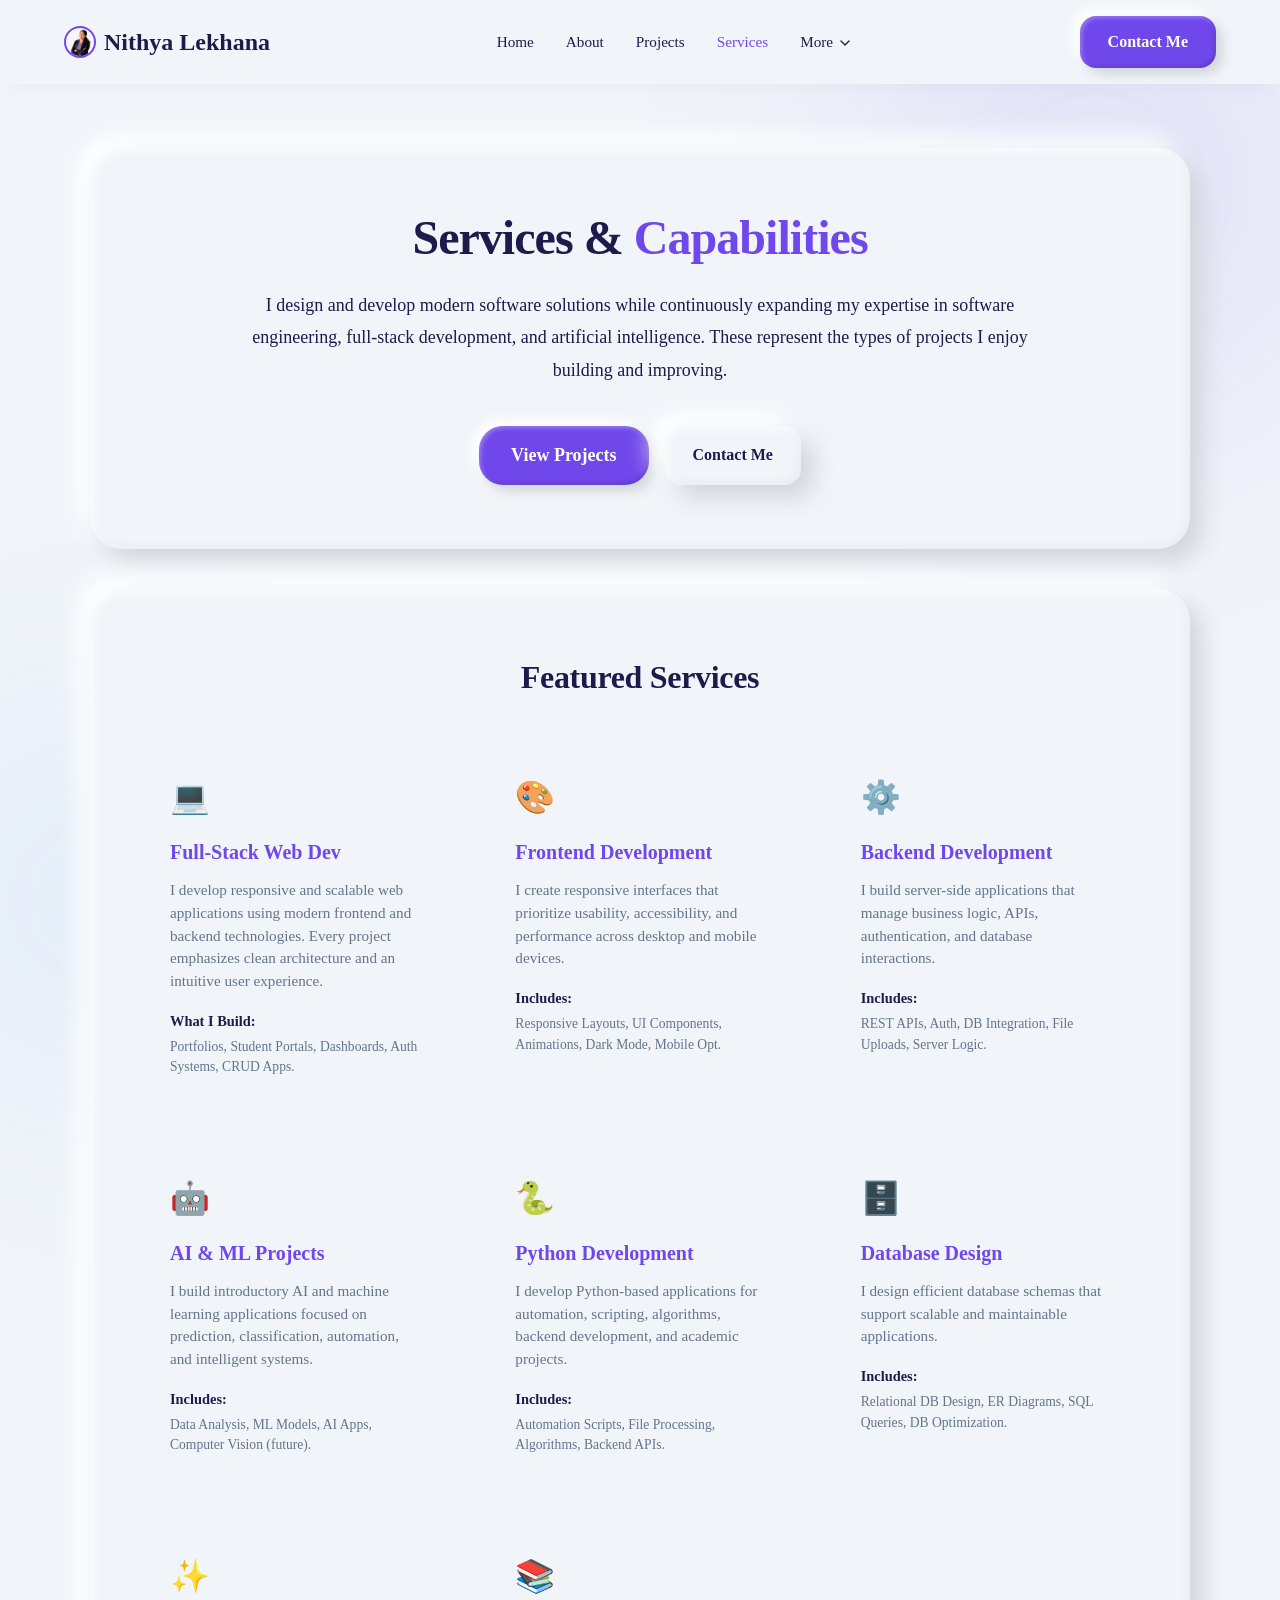
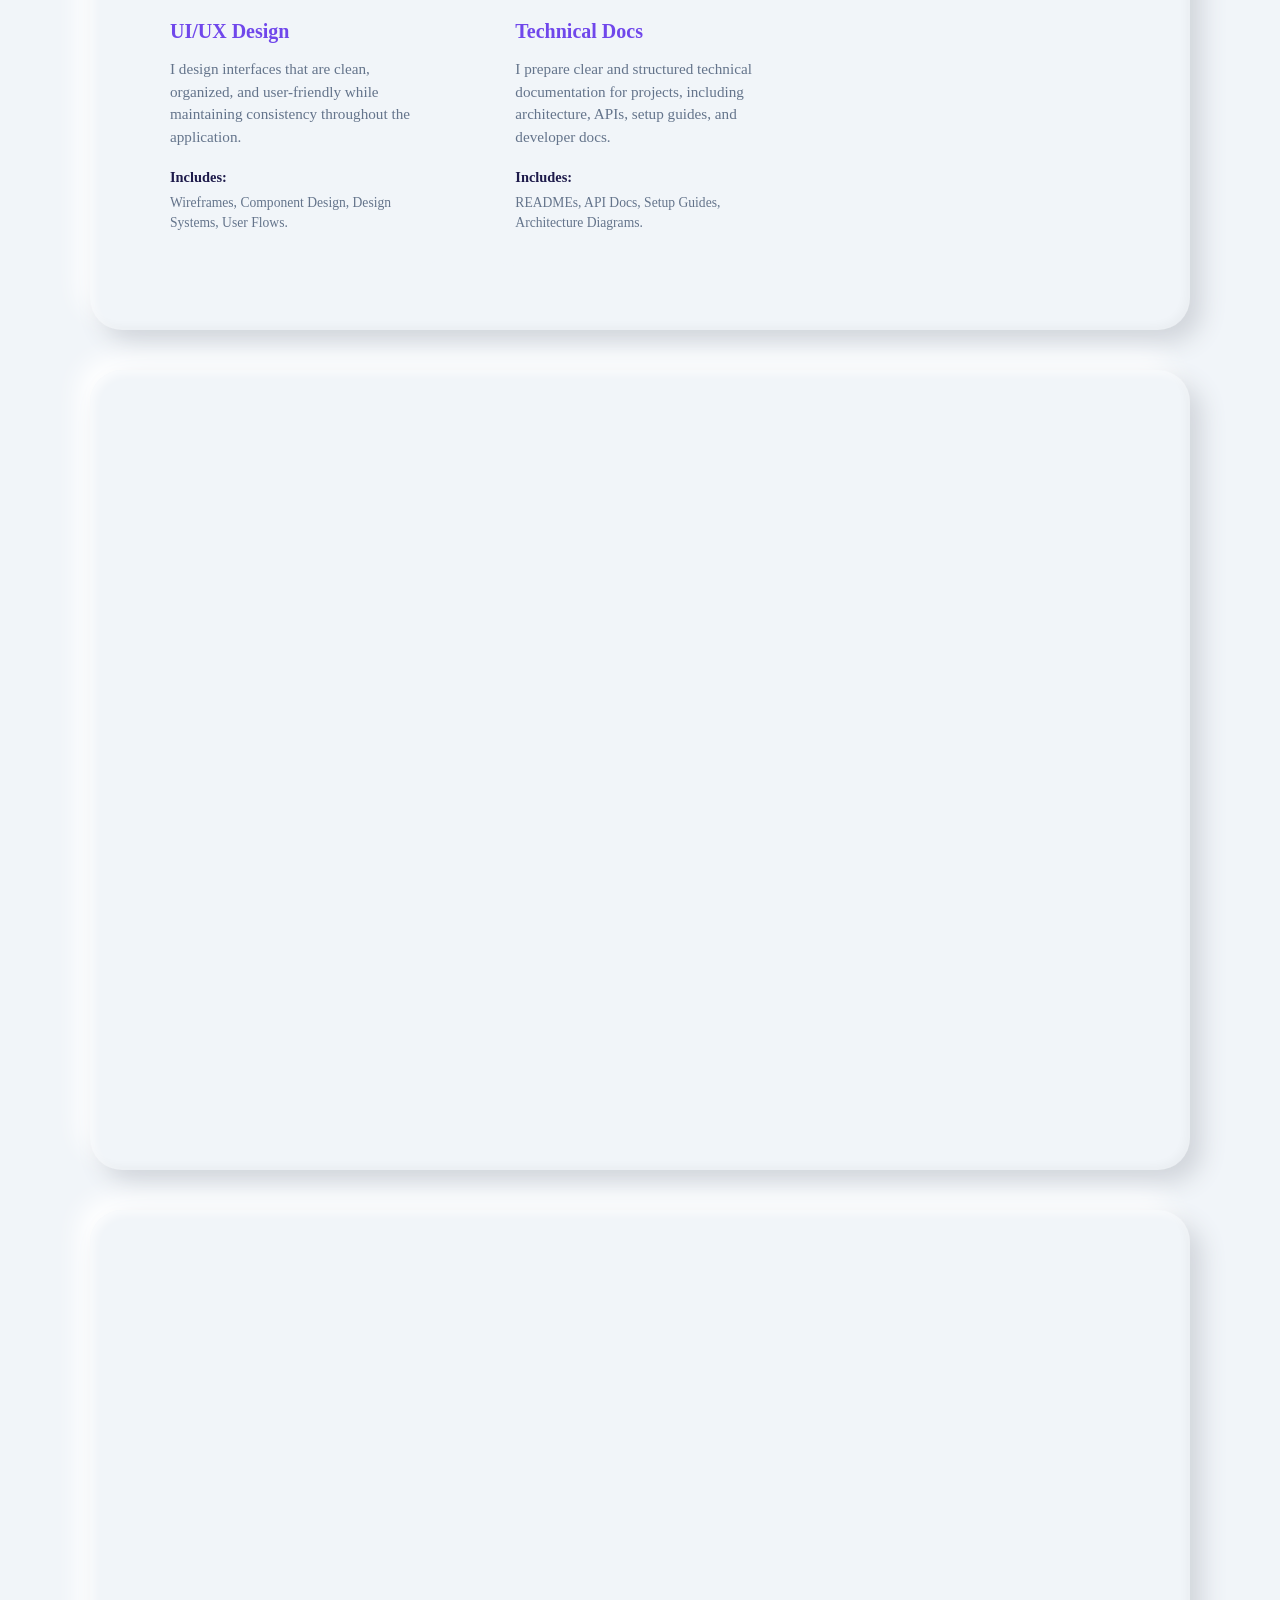
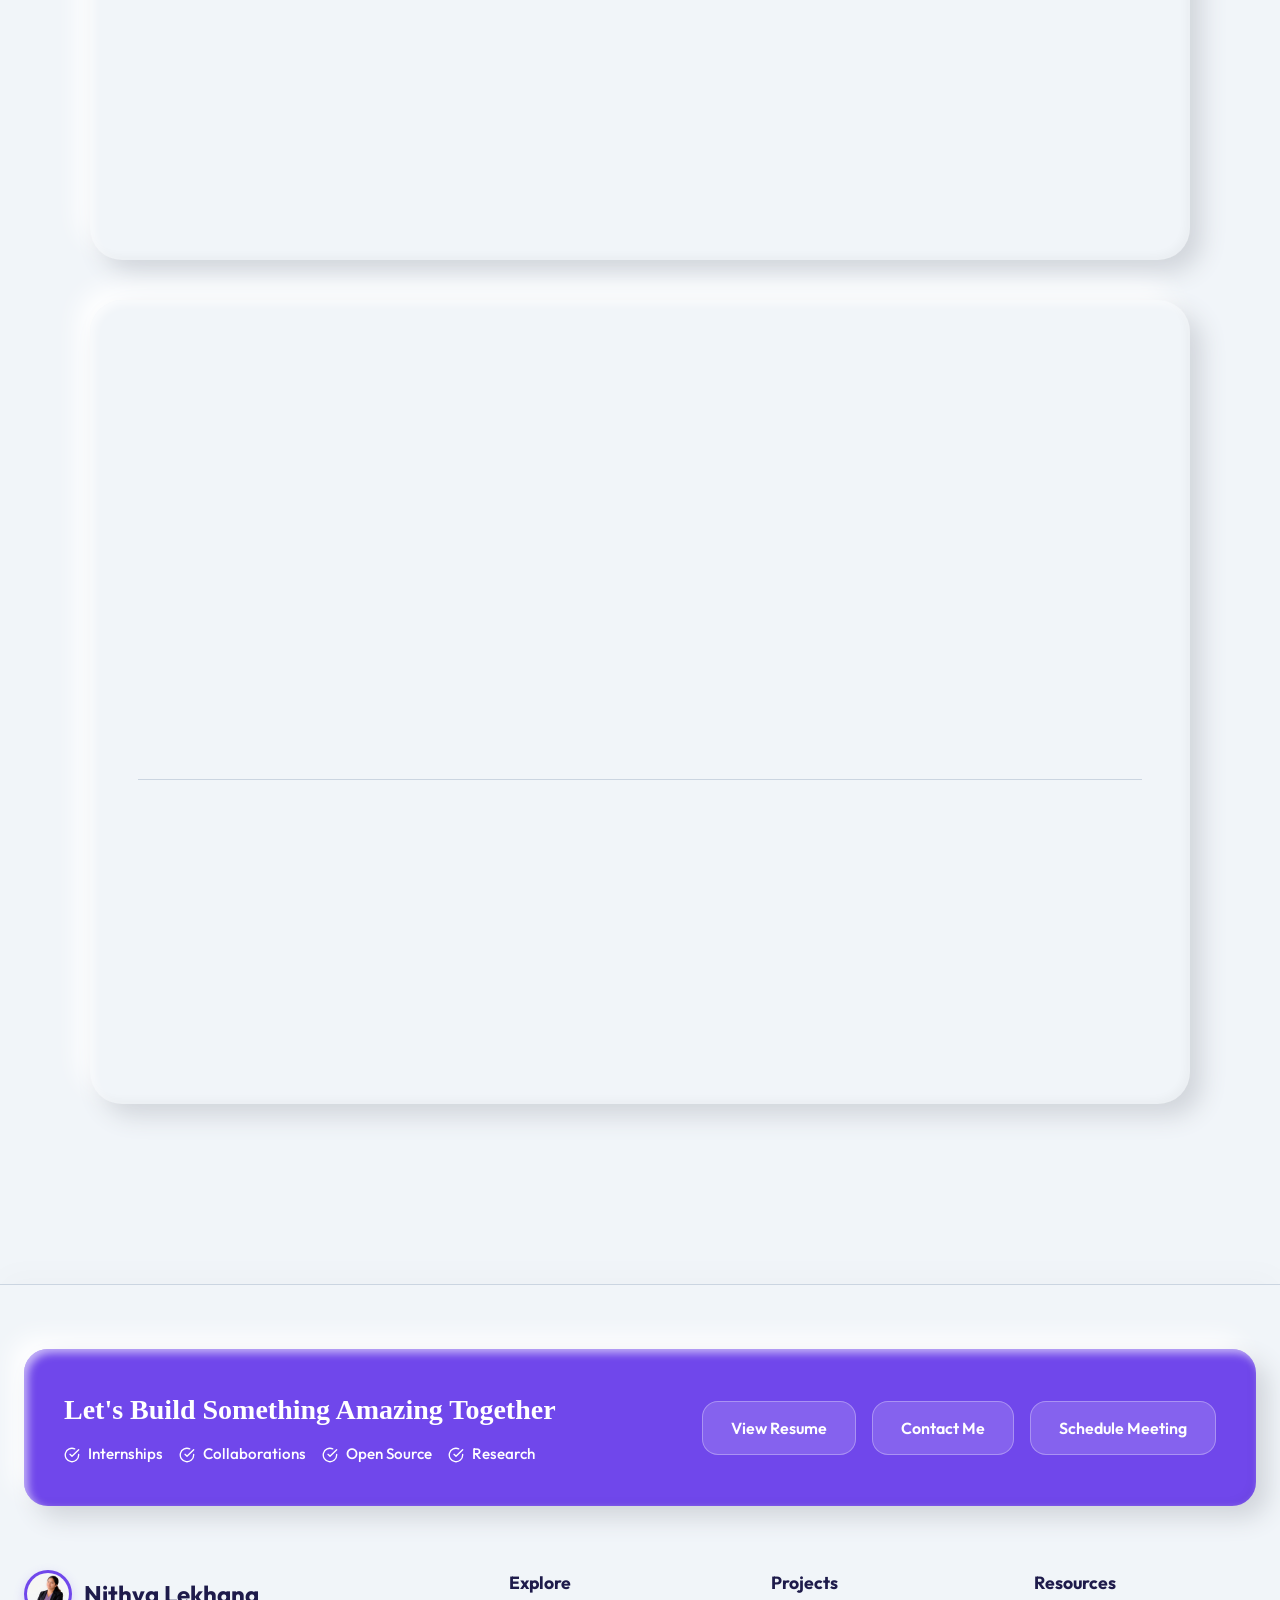
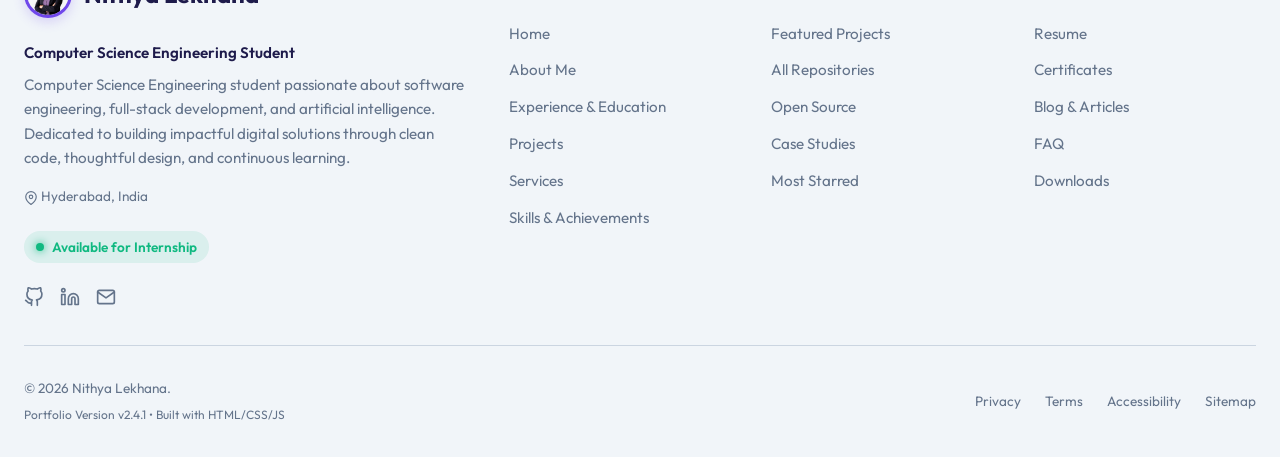
<file: services.html>
<!DOCTYPE html>
<html lang="en">
<head>
    <meta charset="UTF-8">
    <meta name="viewport" content="width=device-width, initial-scale=1.0">
    <title>Services & Capabilities | Nithya Lekhana</title>
    <link rel="icon" type="image/png" href="icon.png">
    <link rel="preconnect" href="https://fonts.googleapis.com">
    <link rel="preconnect" href="https://fonts.gstatic.com" crossorigin>
    <link href="https://fonts.googleapis.com/css2?family=Outfit:wght@400;500;600;700;800&display=swap" rel="stylesheet">
    <link rel="stylesheet" href="style.css">
</head>
<body>
    <div class="bg-shape bg-shape-1"></div>
    <div class="bg-shape bg-shape-2"></div>

    <header class="navbar-wrapper">
        <div class="container navbar-inner">
            <div class="logo">
                <img src="icon_nobg.png" alt="Logo" width="32" height="32" style="border-radius: 50%; object-fit: cover; background: var(--primary); padding: 2px;">
                <span>Nithya Lekhana</span>
            </div>
            <nav class="nav-links">
                <a href="index.html">Home</a>
                <a href="about.html">About</a>
                <a href="projects.html">Projects</a>
                <a href="services.html" style="color: var(--primary);">Services</a>
                <div class="dropdown">
                    <a href="#" class="dropdown-toggle">More <svg width="16" height="16" viewBox="0 0 24 24" fill="none" stroke="currentColor" stroke-width="2" stroke-linecap="round" stroke-linejoin="round" style="vertical-align: middle;"><polyline points="6 9 12 15 18 9"></polyline></svg></a>
                    <div class="dropdown-menu">
                        <a href="resume.html">Resume</a>
                        <a href="skills.html">Skills & Certificates</a>
                        <a href="awards.html">Awards</a>
                        <a href="blog.html">Blog</a>
                        <a href="faq.html">FAQ</a>
                        <a href="contact.html">Contact</a>
                    </div>
                </div>
            </nav>
            <div class="nav-actions">
                <a href="contact.html" class="btn btn-primary">Contact Me</a>
                <button class="mobile-menu-btn" aria-label="Toggle Menu">
                    <svg width="24" height="24" viewBox="0 0 24 24" fill="none" stroke="currentColor" stroke-width="2" stroke-linecap="round" stroke-linejoin="round">
                        <line x1="3" y1="12" x2="21" y2="12"></line>
                        <line x1="3" y1="6" x2="21" y2="6"></line>
                        <line x1="3" y1="18" x2="21" y2="18"></line>
                    </svg>
                </button>
            </div>
        </div>
    </header>

    <main class="container" style="padding-top: 64px; padding-bottom: 80px;">
        
        <!-- Hero Section -->
        <div class="feature-card" style="max-width: 1100px; margin: 0 auto 40px; padding: 64px 48px; text-align: center;">
            <h1 style="margin-bottom: 24px; font-size: 3rem;">Services & <span class="text-primary">Capabilities</span></h1>
            <p style="font-size: 1.125rem; line-height: 1.8; color: var(--text-dark); max-width: 800px; margin: 0 auto 40px;">
                I design and develop modern software solutions while continuously expanding my expertise in software engineering, full-stack development, and artificial intelligence. These represent the types of projects I enjoy building and improving.
            </p>
            <div style="display: flex; gap: 16px; justify-content: center;">
                <a href="projects.html" class="btn btn-primary btn-large">View Projects</a>
                <a href="contact.html" class="btn btn-secondary">Contact Me</a>
            </div>
        </div>

        <!-- Featured Services -->
        <div class="feature-card" style="max-width: 1100px; margin: 0 auto 40px; padding: 64px 48px; text-align: left;">
            <h2 style="margin-bottom: 40px; font-size: 2rem; text-align: center;">Featured Services</h2>
            <div style="display: grid; grid-template-columns: repeat(auto-fit, minmax(280px, 1fr)); gap: 32px;">
                
                <!-- 1 -->
                <div style="background: var(--bg-white); border-radius: var(--radius-lg); padding: 32px; box-shadow: var(--clay-shadow-inset);">
                    <div style="font-size: 2rem; margin-bottom: 16px;">💻</div>
                    <h3 style="margin-bottom: 12px; color: var(--primary);">Full-Stack Web Dev</h3>
                    <p style="margin-bottom: 16px; color: var(--text-muted); font-size: 0.95rem;">I develop responsive and scalable web applications using modern frontend and backend technologies. Every project emphasizes clean architecture and an intuitive user experience.</p>
                    <strong style="font-size: 0.9rem;">What I Build:</strong>
                    <p style="font-size: 0.85rem; color: var(--text-muted); margin-top: 4px;">Portfolios, Student Portals, Dashboards, Auth Systems, CRUD Apps.</p>
                </div>

                <!-- 2 -->
                <div style="background: var(--bg-white); border-radius: var(--radius-lg); padding: 32px; box-shadow: var(--clay-shadow-inset);">
                    <div style="font-size: 2rem; margin-bottom: 16px;">🎨</div>
                    <h3 style="margin-bottom: 12px; color: var(--primary);">Frontend Development</h3>
                    <p style="margin-bottom: 16px; color: var(--text-muted); font-size: 0.95rem;">I create responsive interfaces that prioritize usability, accessibility, and performance across desktop and mobile devices.</p>
                    <strong style="font-size: 0.9rem;">Includes:</strong>
                    <p style="font-size: 0.85rem; color: var(--text-muted); margin-top: 4px;">Responsive Layouts, UI Components, Animations, Dark Mode, Mobile Opt.</p>
                </div>

                <!-- 3 -->
                <div style="background: var(--bg-white); border-radius: var(--radius-lg); padding: 32px; box-shadow: var(--clay-shadow-inset);">
                    <div style="font-size: 2rem; margin-bottom: 16px;">⚙️</div>
                    <h3 style="margin-bottom: 12px; color: var(--primary);">Backend Development</h3>
                    <p style="margin-bottom: 16px; color: var(--text-muted); font-size: 0.95rem;">I build server-side applications that manage business logic, APIs, authentication, and database interactions.</p>
                    <strong style="font-size: 0.9rem;">Includes:</strong>
                    <p style="font-size: 0.85rem; color: var(--text-muted); margin-top: 4px;">REST APIs, Auth, DB Integration, File Uploads, Server Logic.</p>
                </div>

                <!-- 4 -->
                <div style="background: var(--bg-white); border-radius: var(--radius-lg); padding: 32px; box-shadow: var(--clay-shadow-inset);">
                    <div style="font-size: 2rem; margin-bottom: 16px;">🤖</div>
                    <h3 style="margin-bottom: 12px; color: var(--primary);">AI & ML Projects</h3>
                    <p style="margin-bottom: 16px; color: var(--text-muted); font-size: 0.95rem;">I build introductory AI and machine learning applications focused on prediction, classification, automation, and intelligent systems.</p>
                    <strong style="font-size: 0.9rem;">Includes:</strong>
                    <p style="font-size: 0.85rem; color: var(--text-muted); margin-top: 4px;">Data Analysis, ML Models, AI Apps, Computer Vision (future).</p>
                </div>

                <!-- 5 -->
                <div style="background: var(--bg-white); border-radius: var(--radius-lg); padding: 32px; box-shadow: var(--clay-shadow-inset);">
                    <div style="font-size: 2rem; margin-bottom: 16px;">🐍</div>
                    <h3 style="margin-bottom: 12px; color: var(--primary);">Python Development</h3>
                    <p style="margin-bottom: 16px; color: var(--text-muted); font-size: 0.95rem;">I develop Python-based applications for automation, scripting, algorithms, backend development, and academic projects.</p>
                    <strong style="font-size: 0.9rem;">Includes:</strong>
                    <p style="font-size: 0.85rem; color: var(--text-muted); margin-top: 4px;">Automation Scripts, File Processing, Algorithms, Backend APIs.</p>
                </div>

                <!-- 6 -->
                <div style="background: var(--bg-white); border-radius: var(--radius-lg); padding: 32px; box-shadow: var(--clay-shadow-inset);">
                    <div style="font-size: 2rem; margin-bottom: 16px;">🗄️</div>
                    <h3 style="margin-bottom: 12px; color: var(--primary);">Database Design</h3>
                    <p style="margin-bottom: 16px; color: var(--text-muted); font-size: 0.95rem;">I design efficient database schemas that support scalable and maintainable applications.</p>
                    <strong style="font-size: 0.9rem;">Includes:</strong>
                    <p style="font-size: 0.85rem; color: var(--text-muted); margin-top: 4px;">Relational DB Design, ER Diagrams, SQL Queries, DB Optimization.</p>
                </div>

                <!-- 7 -->
                <div style="background: var(--bg-white); border-radius: var(--radius-lg); padding: 32px; box-shadow: var(--clay-shadow-inset);">
                    <div style="font-size: 2rem; margin-bottom: 16px;">✨</div>
                    <h3 style="margin-bottom: 12px; color: var(--primary);">UI/UX Design</h3>
                    <p style="margin-bottom: 16px; color: var(--text-muted); font-size: 0.95rem;">I design interfaces that are clean, organized, and user-friendly while maintaining consistency throughout the application.</p>
                    <strong style="font-size: 0.9rem;">Includes:</strong>
                    <p style="font-size: 0.85rem; color: var(--text-muted); margin-top: 4px;">Wireframes, Component Design, Design Systems, User Flows.</p>
                </div>

                <!-- 8 -->
                <div style="background: var(--bg-white); border-radius: var(--radius-lg); padding: 32px; box-shadow: var(--clay-shadow-inset);">
                    <div style="font-size: 2rem; margin-bottom: 16px;">📚</div>
                    <h3 style="margin-bottom: 12px; color: var(--primary);">Technical Docs</h3>
                    <p style="margin-bottom: 16px; color: var(--text-muted); font-size: 0.95rem;">I prepare clear and structured technical documentation for projects, including architecture, APIs, setup guides, and developer docs.</p>
                    <strong style="font-size: 0.9rem;">Includes:</strong>
                    <p style="font-size: 0.85rem; color: var(--text-muted); margin-top: 4px;">READMEs, API Docs, Setup Guides, Architecture Diagrams.</p>
                </div>

            </div>
        </div>

        <!-- Development Process Timeline -->
        <div class="feature-card" style="max-width: 1100px; margin: 0 auto 40px; padding: 64px 48px; text-align: left;">
            <h2 style="margin-bottom: 40px; font-size: 2rem; text-align: center;">Development Process</h2>
            <div style="display: flex; flex-direction: column; gap: 16px; max-width: 600px; margin: 0 auto;">
                
                <div style="display: flex; gap: 24px; align-items: center;">
                    <div style="background: var(--primary); color: white; border-radius: 50%; width: 48px; height: 48px; display: flex; align-items: center; justify-content: center; font-weight: bold; flex-shrink: 0;">01</div>
                    <div>
                        <h4 style="margin-bottom: 4px;">Discovery</h4>
                        <p style="color: var(--text-muted); font-size: 0.95rem;">Understanding requirements and defining project goals.</p>
                    </div>
                </div>
                
                <div style="width: 2px; height: 24px; background: var(--border); margin-left: 23px;"></div>

                <div style="display: flex; gap: 24px; align-items: center;">
                    <div style="background: var(--primary); color: white; border-radius: 50%; width: 48px; height: 48px; display: flex; align-items: center; justify-content: center; font-weight: bold; flex-shrink: 0;">02</div>
                    <div>
                        <h4 style="margin-bottom: 4px;">Planning</h4>
                        <p style="color: var(--text-muted); font-size: 0.95rem;">Designing the architecture, tech stack, and implementation strategy.</p>
                    </div>
                </div>

                <div style="width: 2px; height: 24px; background: var(--border); margin-left: 23px;"></div>

                <div style="display: flex; gap: 24px; align-items: center;">
                    <div style="background: var(--primary); color: white; border-radius: 50%; width: 48px; height: 48px; display: flex; align-items: center; justify-content: center; font-weight: bold; flex-shrink: 0;">03</div>
                    <div>
                        <h4 style="margin-bottom: 4px;">Design</h4>
                        <p style="color: var(--text-muted); font-size: 0.95rem;">Creating wireframes, UI concepts, and user flows.</p>
                    </div>
                </div>

                <div style="width: 2px; height: 24px; background: var(--border); margin-left: 23px;"></div>

                <div style="display: flex; gap: 24px; align-items: center;">
                    <div style="background: var(--primary); color: white; border-radius: 50%; width: 48px; height: 48px; display: flex; align-items: center; justify-content: center; font-weight: bold; flex-shrink: 0;">04</div>
                    <div>
                        <h4 style="margin-bottom: 4px;">Development</h4>
                        <p style="color: var(--text-muted); font-size: 0.95rem;">Building the application with clean, modular code.</p>
                    </div>
                </div>

                <div style="width: 2px; height: 24px; background: var(--border); margin-left: 23px;"></div>

                <div style="display: flex; gap: 24px; align-items: center;">
                    <div style="background: var(--primary); color: white; border-radius: 50%; width: 48px; height: 48px; display: flex; align-items: center; justify-content: center; font-weight: bold; flex-shrink: 0;">05</div>
                    <div>
                        <h4 style="margin-bottom: 4px;">Testing</h4>
                        <p style="color: var(--text-muted); font-size: 0.95rem;">Testing functionality, responsiveness, and performance.</p>
                    </div>
                </div>

                <div style="width: 2px; height: 24px; background: var(--border); margin-left: 23px;"></div>

                <div style="display: flex; gap: 24px; align-items: center;">
                    <div style="background: var(--primary); color: white; border-radius: 50%; width: 48px; height: 48px; display: flex; align-items: center; justify-content: center; font-weight: bold; flex-shrink: 0;">06</div>
                    <div>
                        <h4 style="margin-bottom: 4px;">Deployment</h4>
                        <p style="color: var(--text-muted); font-size: 0.95rem;">Deploying the project and preparing documentation.</p>
                    </div>
                </div>

            </div>
        </div>

        <!-- Technologies & Why Work With Me -->
        <div class="feature-card" style="max-width: 1100px; margin: 0 auto 40px; padding: 64px 48px; text-align: left;">
            <div style="display: grid; grid-template-columns: repeat(auto-fit, minmax(300px, 1fr)); gap: 64px;">
                
                <div>
                    <h3 style="margin-bottom: 24px; color: var(--primary); font-size: 1.75rem;">Technologies</h3>
                    
                    <h4 style="margin-bottom: 8px;">Languages</h4>
                    <div style="display: flex; flex-wrap: wrap; gap: 8px; margin-bottom: 24px;">
                        <span class="badge" style="background: var(--bg-white); color: var(--text-dark);">Python</span>
                        <span class="badge" style="background: var(--bg-white); color: var(--text-dark);">JavaScript</span>
                        <span class="badge" style="background: var(--bg-white); color: var(--text-dark);">C</span>
                        <span class="badge" style="background: var(--bg-white); color: var(--text-dark);">HTML5</span>
                        <span class="badge" style="background: var(--bg-white); color: var(--text-dark);">CSS3</span>
                    </div>

                    <h4 style="margin-bottom: 8px;">Frontend</h4>
                    <div style="display: flex; flex-wrap: wrap; gap: 8px; margin-bottom: 24px;">
                        <span class="badge" style="background: var(--bg-white); color: var(--text-dark);">React</span>
                        <span class="badge" style="background: var(--bg-white); color: var(--text-dark);">Tailwind CSS</span>
                        <span class="badge" style="background: var(--bg-white); color: var(--text-dark);">Bootstrap</span>
                    </div>

                    <h4 style="margin-bottom: 8px;">Backend</h4>
                    <div style="display: flex; flex-wrap: wrap; gap: 8px; margin-bottom: 24px;">
                        <span class="badge" style="background: var(--bg-white); color: var(--text-dark);">Node.js</span>
                        <span class="badge" style="background: var(--bg-white); color: var(--text-dark);">Express</span>
                    </div>

                    <h4 style="margin-bottom: 8px;">Database</h4>
                    <div style="display: flex; flex-wrap: wrap; gap: 8px; margin-bottom: 24px;">
                        <span class="badge" style="background: var(--bg-white); color: var(--text-dark);">MySQL</span>
                        <span class="badge" style="background: var(--bg-white); color: var(--text-dark);">MongoDB</span>
                        <span class="badge" style="background: var(--bg-white); color: var(--text-dark);">PostgreSQL (Learning)</span>
                    </div>

                    <h4 style="margin-bottom: 8px;">AI / ML</h4>
                    <div style="display: flex; flex-wrap: wrap; gap: 8px; margin-bottom: 24px;">
                        <span class="badge" style="background: var(--bg-white); color: var(--text-dark);">NumPy</span>
                        <span class="badge" style="background: var(--bg-white); color: var(--text-dark);">Pandas</span>
                        <span class="badge" style="background: var(--bg-white); color: var(--text-dark);">Scikit-learn</span>
                    </div>

                    <h4 style="margin-bottom: 8px;">Tools</h4>
                    <div style="display: flex; flex-wrap: wrap; gap: 8px;">
                        <span class="badge" style="background: var(--bg-white); color: var(--text-dark);">Git/GitHub</span>
                        <span class="badge" style="background: var(--bg-white); color: var(--text-dark);">VS Code</span>
                        <span class="badge" style="background: var(--bg-white); color: var(--text-dark);">Postman</span>
                        <span class="badge" style="background: var(--bg-white); color: var(--text-dark);">Figma</span>
                    </div>
                </div>

                <div>
                    <h3 style="margin-bottom: 24px; color: var(--primary); font-size: 1.75rem;">Why Work With Me?</h3>
                    <ul style="list-style-position: inside; line-height: 1.8; color: var(--text-muted); display: flex; flex-direction: column; gap: 16px;">
                        <li><strong>Code Quality:</strong> Clean, readable, and maintainable code.</li>
                        <li><strong>Problem Solving:</strong> Structured approach and careful system design.</li>
                        <li><strong>Growth Mindset:</strong> Continuous learning and adoption of modern technologies.</li>
                        <li><strong>User-Focused:</strong> Deep attention to detail and user-centric development.</li>
                        <li><strong>Clarity:</strong> Strong documentation and project organization.</li>
                        <li><strong>Reliability:</strong> Commitment to delivering reliable, high-quality solutions.</li>
                    </ul>
                </div>

            </div>
        </div>

        <!-- FAQ & CTA -->
        <div class="feature-card" style="max-width: 1100px; margin: 0 auto; padding: 64px 48px; text-align: left;">
            <h2 style="margin-bottom: 40px; font-size: 2rem; text-align: center;">Frequently Asked Questions</h2>
            <div style="display: flex; flex-direction: column; gap: 32px; max-width: 800px; margin: 0 auto 64px;">
                
                <div>
                    <h4 style="margin-bottom: 8px; color: var(--primary);">What types of projects do you build?</h4>
                    <p style="color: var(--text-dark); line-height: 1.6;">Web applications, dashboards, portfolio websites, automation tools, student platforms, and AI/ML learning projects.</p>
                </div>
                
                <div>
                    <h4 style="margin-bottom: 8px; color: var(--primary);">Are you available for internships?</h4>
                    <p style="color: var(--text-dark); line-height: 1.6;">Yes. I am actively seeking internship opportunities to gain industry experience and contribute to real-world software projects.</p>
                </div>
                
                <div>
                    <h4 style="margin-bottom: 8px; color: var(--primary);">Do you contribute to open source?</h4>
                    <p style="color: var(--text-dark); line-height: 1.6;">I am building my portfolio and plan to contribute to open-source projects as I continue developing my skills.</p>
                </div>
            </div>

            <hr style="border: none; border-top: 1px solid var(--border); margin: 0 0 48px;">

            <div style="text-align: center;">
                <h3 style="margin-bottom: 16px; font-size: 2rem;">Let's Build Something Great Together</h3>
                <p style="line-height: 1.8; margin-bottom: 32px; color: var(--text-muted); max-width: 600px; margin-left: auto; margin-right: auto;">Whether you're looking for a collaborator, an intern, or someone passionate about solving technical problems, I'd be happy to connect and discuss your ideas.</p>
                <div style="display: flex; gap: 16px; justify-content: center;">
                    <a href="contact.html" class="btn btn-primary btn-large">Get in Touch</a>
                    <a href="projects.html" class="btn btn-secondary">View My Projects</a>
                </div>
            </div>
        </div>

    </main>

    
    <!-- Premium Footer -->
    

    
    <!-- Custom Footer -->
    

    
    <!-- Dark Footer -->
    

    
    <!-- Redesigned Footer -->
    

    
    <!-- Minimalist Footer -->
    

    
    <!-- Mega Footer Dashboard -->
    <link rel="stylesheet" href="mega-footer.css">
    
    
    
    <!-- Mega Footer Dashboard -->
    <link rel="stylesheet" href="mega-footer.css">
    

    
    <!-- Mega Footer Dashboard -->
    <link rel="stylesheet" href="mega-footer.css">
    <footer class="mega-footer">
        <div class="mega-footer-container">
            <!-- Section 1: CTA Banner -->
            <div class="mf-cta-banner">
                <div class="mf-cta-text">
                    <h3>Let's Build Something Amazing Together</h3>
                    <div class="mf-cta-tags">
                        <span><svg width="16" height="16" viewBox="0 0 24 24" fill="none" stroke="currentColor" stroke-width="2" stroke-linecap="round" stroke-linejoin="round"><path d="M22 11.08V12a10.06 10.06 0 1 1-5.93-9.14"></path><polyline points="22 4 12 14.01 9 11.01"></polyline></svg> Internships</span>
                        <span><svg width="16" height="16" viewBox="0 0 24 24" fill="none" stroke="currentColor" stroke-width="2" stroke-linecap="round" stroke-linejoin="round"><path d="M22 11.08V12a10.06 10.06 0 1 1-5.93-9.14"></path><polyline points="22 4 12 14.01 9 11.01"></polyline></svg> Collaborations</span>
                        <span><svg width="16" height="16" viewBox="0 0 24 24" fill="none" stroke="currentColor" stroke-width="2" stroke-linecap="round" stroke-linejoin="round"><path d="M22 11.08V12a10.06 10.06 0 1 1-5.93-9.14"></path><polyline points="22 4 12 14.01 9 11.01"></polyline></svg> Open Source</span>
                        <span><svg width="16" height="16" viewBox="0 0 24 24" fill="none" stroke="currentColor" stroke-width="2" stroke-linecap="round" stroke-linejoin="round"><path d="M22 11.08V12a10.06 10.06 0 1 1-5.93-9.14"></path><polyline points="22 4 12 14.01 9 11.01"></polyline></svg> Research</span>
                    </div>
                </div>
                <div class="mf-cta-actions">
                    <a href="resume.html" class="btn">View Resume</a>
                    <a href="contact.html" class="btn">Contact Me</a>
                    <a href="mailto:nithyalekhana04@gmail.com" class="btn">Schedule Meeting</a>
                </div>
            </div>

            <!-- Sections 2-5: Main Grid -->
            <div class="mf-grid-main" style="margin-bottom: 32px;">
                <!-- Col 1: Personal Card -->
                <div class="mf-personal">
                    <div class="logo" style="display: flex; align-items: center; gap: 12px; margin-bottom: 24px;">
                        <img src="icon_nobg.png" alt="Logo" width="48" height="48" style="border-radius: 50%; object-fit: cover; background: var(--primary); padding: 3px; box-shadow: 0 4px 12px rgba(112, 71, 235, 0.2);">
                        <span style="font-size: 1.5rem; font-weight: 700;">Nithya Lekhana</span>
                    </div>
                    <p style="font-weight: 600; color: var(--text-dark); margin-bottom: 8px;">Computer Science Engineering Student</p>
                    <p style="color: var(--text-muted); font-size: 0.95rem; line-height: 1.6; margin-bottom: 16px;">Computer Science Engineering student passionate about software engineering, full-stack development, and artificial intelligence. Dedicated to building impactful digital solutions through clean code, thoughtful design, and continuous learning.</p>
                    <p style="font-size: 0.85rem; margin-top: 8px;"><svg width="14" height="14" viewBox="0 0 24 24" fill="none" stroke="currentColor" stroke-width="2" stroke-linecap="round" stroke-linejoin="round" style="vertical-align: middle;"><path d="M21 10c0 7-9 13-9 13s-9-6-9-13a9 9 0 0 1 18 0z"></path><circle cx="12" cy="10" r="3"></circle></svg> Hyderabad, India</p>
                    <div class="mf-status">
                        <div class="mf-status-dot"></div> Available for Internship
                    </div>
                    <div style="display:flex; gap:16px;">
                        <a href="https://github.com/nithya-lekhana" target="_blank" style="color: var(--text-muted);"><svg width="20" height="20" viewBox="0 0 24 24" fill="none" stroke="currentColor" stroke-width="2" stroke-linecap="round" stroke-linejoin="round"><path d="M9 19c-5 1.5-5-2.5-7-3m14 6v-3.87a3.37 3.37 0 0 0-.94-2.61c3.14-.35 6.44-1.54 6.44-7A5.44 5.44 0 0 0 20 4.77 5.07 5.07 0 0 0 19.91 1S18.73.65 16 2.48a13.38 13.38 0 0 0-7 0C6.27.65 5.09 1 5.09 1A5.07 5.07 0 0 0 5 4.77a5.44 5.44 0 0 0-1.5 3.78c0 5.42 3.3 6.61 6.44 7A3.37 3.37 0 0 0 9 18.13V22"></path></svg></a>
                        <a href="https://linkedin.com/in/nithya-lekhana" target="_blank" style="color: var(--text-muted);"><svg width="20" height="20" viewBox="0 0 24 24" fill="none" stroke="currentColor" stroke-width="2" stroke-linecap="round" stroke-linejoin="round"><path d="M16 8a6 6 0 0 1 6 6v7h-4v-7a2 2 0 0 0-2-2 2 2 0 0 0-2 2v7h-4v-7a6 6 0 0 1 6-6z"></path><rect x="2" y="9" width="4" height="12"></rect><circle cx="4" cy="4" r="2"></circle></svg></a>
                        <a href="mailto:nithyalekhana04@gmail.com" style="color: var(--text-muted);"><svg width="20" height="20" viewBox="0 0 24 24" fill="none" stroke="currentColor" stroke-width="2" stroke-linecap="round" stroke-linejoin="round"><path d="M4 4h16c1.1 0 2 .9 2 2v12c0 1.1-.9 2-2 2H4c-1.1 0-2-.9-2-2V6c0-1.1.9-2 2-2z"></path><polyline points="22,6 12,13 2,6"></polyline></svg></a>
                    </div>
                </div>
                
                <!-- Col 2: Explore -->
                <div class="mf-col">
                    <h4>Explore</h4>
                    <ul class="mf-link-list">
                        <li><a href="index.html">Home</a></li>
                        <li><a href="about.html">About Me</a></li>
                        <li><a href="resume.html">Experience & Education</a></li>
                        <li><a href="projects.html">Projects</a></li>
                        <li><a href="services.html">Services</a></li>
                        <li><a href="skills.html">Skills & Achievements</a></li>
                    </ul>
                </div>

                <!-- Col 3: Projects -->
                <div class="mf-col">
                    <h4>Projects</h4>
                    <ul class="mf-link-list">
                        <li><a href="projects.html">Featured Projects</a></li>
                        <li><a href="https://github.com/nithya-lekhana?tab=repositories" target="_blank">All Repositories</a></li>
                        <li><a href="projects.html">Open Source</a></li>
                        <li><a href="projects.html">Case Studies</a></li>
                        <li><a href="projects.html">Most Starred</a></li>
                    </ul>
                </div>

                <!-- Col 4: Resources -->
                <div class="mf-col">
                    <h4>Resources</h4>
                    <ul class="mf-link-list">
                        <li><a href="resume.html">Resume</a></li>
                        <li><a href="skills.html">Certificates</a></li>
                        <li><a href="blog.html">Blog & Articles</a></li>
                        <li><a href="faq.html">FAQ</a></li>
                        <li><a href="awards.html">Downloads</a></li>
                    </ul>
                </div>
            </div>

            <!-- Bottom Bar -->
            <div class="mf-bottom" style="border-top: 1px solid var(--border); padding-top: 32px;">
                <div>
                    &copy; 2026 Nithya Lekhana.<br>
                    <span style="font-size: 0.75rem; margin-top: 8px; display: inline-block;">Portfolio Version v2.4.1 • Built with HTML/CSS/JS</span>
                </div>
                <div class="mf-bottom-links">
                    <a href="#">Privacy</a>
                    <a href="#">Terms</a>
                    <a href="#">Accessibility</a>
                    <a href="#">Sitemap</a>
                </div>
            </div>
        </div>
    </footer>

    <script src="script.js"></script>
</body>
</html>
</file>
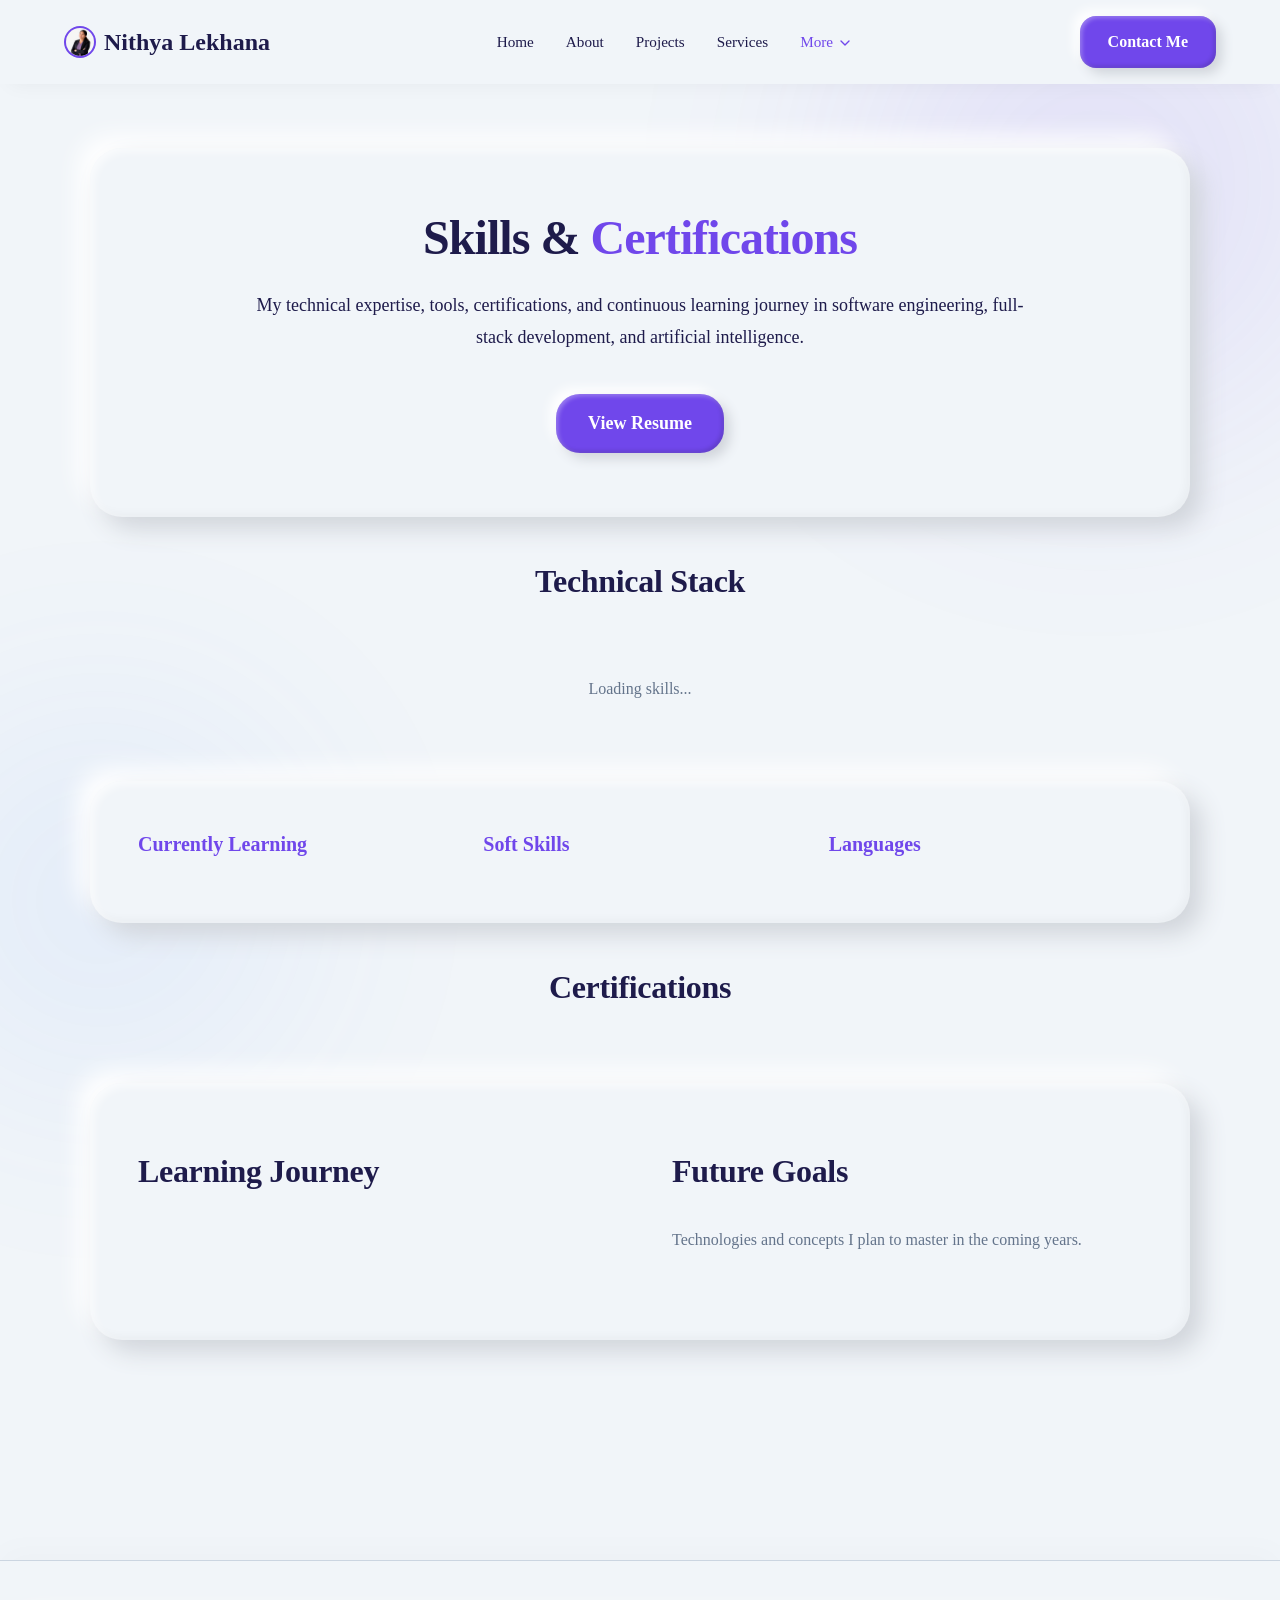
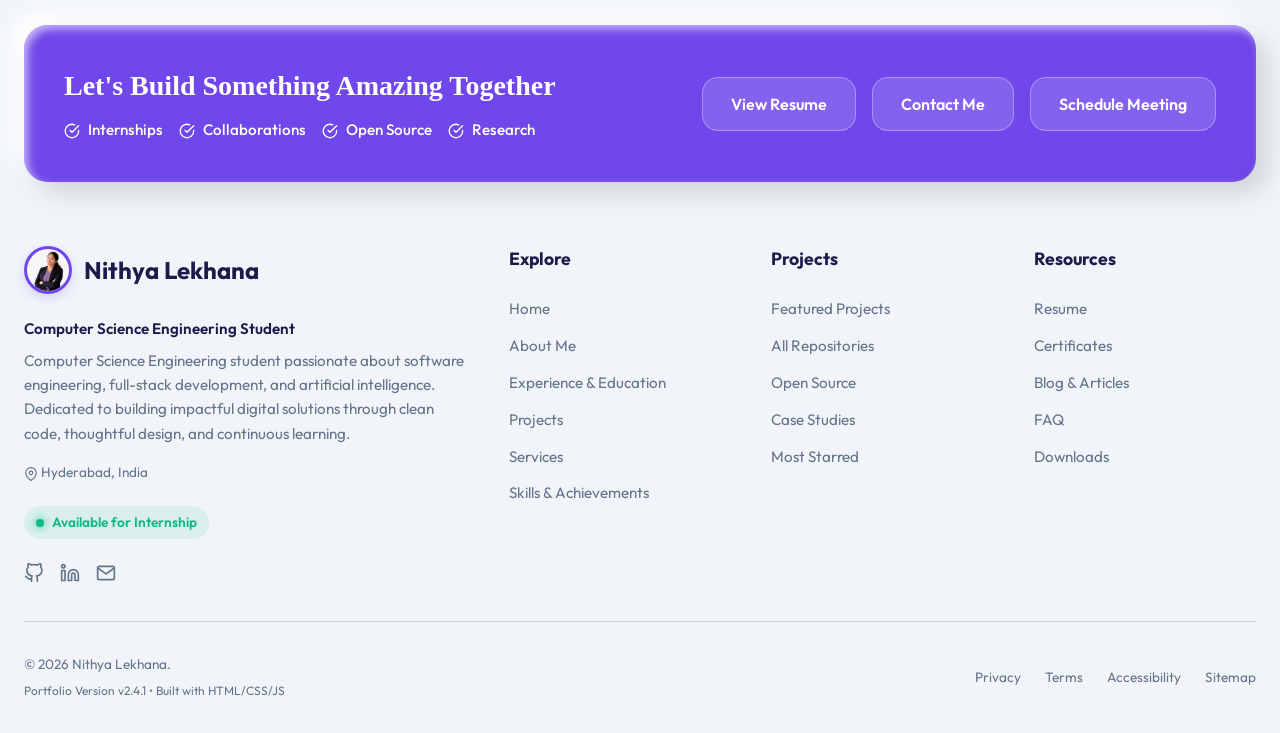
<file: skills.html>
<!DOCTYPE html>
<html lang="en">
<head>
    <meta charset="UTF-8">
    <meta name="viewport" content="width=device-width, initial-scale=1.0">
    <title>Skills & Certifications | Nithya Lekhana</title>
    <link rel="icon" type="image/png" href="icon.png">
    <link rel="preconnect" href="https://fonts.googleapis.com">
    <link rel="preconnect" href="https://fonts.gstatic.com" crossorigin>
    <link href="https://fonts.googleapis.com/css2?family=Outfit:wght@400;500;600;700;800&display=swap" rel="stylesheet">
    <link rel="stylesheet" href="style.css">
</head>
<body>
    <div class="bg-shape bg-shape-1"></div>
    <div class="bg-shape bg-shape-2"></div>

    <header class="navbar-wrapper">
        <div class="container navbar-inner">
            <div class="logo">
                <img src="icon_nobg.png" alt="Logo" width="32" height="32" style="border-radius: 50%; object-fit: cover; background: var(--primary); padding: 2px;">
                <span>Nithya Lekhana</span>
            </div>
            <nav class="nav-links">
                <a href="index.html">Home</a>
                <a href="about.html">About</a>
                <a href="projects.html">Projects</a>
                <a href="services.html">Services</a>
                <div class="dropdown">
                    <a href="#" class="dropdown-toggle" style="color: var(--primary);">More <svg width="16" height="16" viewBox="0 0 24 24" fill="none" stroke="currentColor" stroke-width="2" stroke-linecap="round" stroke-linejoin="round" style="vertical-align: middle;"><polyline points="6 9 12 15 18 9"></polyline></svg></a>
                    <div class="dropdown-menu">
                        <a href="resume.html">Resume</a>
                        <a href="skills.html" style="color: var(--primary);">Skills & Certificates</a>
                        <a href="awards.html">Awards</a>
                        <a href="blog.html">Blog</a>
                        <a href="faq.html">FAQ</a>
                        <a href="contact.html">Contact</a>
                    </div>
                </div>
            </nav>
            <div class="nav-actions">
                <a href="contact.html" class="btn btn-primary">Contact Me</a>
                <button class="mobile-menu-btn" aria-label="Toggle Menu">
                    <svg width="24" height="24" viewBox="0 0 24 24" fill="none" stroke="currentColor" stroke-width="2" stroke-linecap="round" stroke-linejoin="round">
                        <line x1="3" y1="12" x2="21" y2="12"></line>
                        <line x1="3" y1="6" x2="21" y2="6"></line>
                        <line x1="3" y1="18" x2="21" y2="18"></line>
                    </svg>
                </button>
            </div>
        </div>
    </header>

    <main class="container" style="padding-top: 64px; padding-bottom: 80px;">
        
        <!-- Hero Section -->
        <div class="feature-card" style="max-width: 1100px; margin: 0 auto 40px; padding: 64px 48px; text-align: center;">
            <h1 style="margin-bottom: 24px; font-size: 3rem;">Skills & <span class="text-primary">Certifications</span></h1>
            <p style="font-size: 1.125rem; line-height: 1.8; color: var(--text-dark); max-width: 800px; margin: 0 auto 40px;">
                My technical expertise, tools, certifications, and continuous learning journey in software engineering, full-stack development, and artificial intelligence.
            </p>
            
            <!-- GitHub Live Stats Shell -->
            <div id="github-stats-container" style="margin-bottom: 24px;">
                <!-- Dynamically populated by GitHub API -->
            </div>
            
            <div style="display: flex; gap: 16px; justify-content: center; margin-top: 32px;">
                <a href="resume.html" class="btn btn-primary btn-large">View Resume</a>
            </div>
        </div>

        <!-- Technical Skills Section -->
        <div style="max-width: 1100px; margin: 0 auto 40px;">
            <h2 style="text-align: center; font-size: 2rem; margin-bottom: 32px;">Technical Stack</h2>
            <div id="technical-skills-grid" style="display: grid; grid-template-columns: repeat(auto-fit, minmax(320px, 1fr)); gap: 32px;">
                <!-- Populated via JSON -->
                <div style="text-align: center; grid-column: 1 / -1; padding: 40px; color: var(--text-muted);">Loading skills...</div>
            </div>
        </div>

        <!-- Extra Skill Tags -->
        <div class="feature-card" style="max-width: 1100px; margin: 0 auto 40px; padding: 48px; display: grid; grid-template-columns: repeat(auto-fit, minmax(280px, 1fr)); gap: 32px; text-align: left;">
            <div>
                <h3 style="color: var(--primary); margin-bottom: 16px;">Currently Learning</h3>
                <div id="currently-learning-list" style="display: flex; flex-wrap: wrap; gap: 8px;"></div>
            </div>
            <div>
                <h3 style="color: var(--primary); margin-bottom: 16px;">Soft Skills</h3>
                <div id="soft-skills-list" style="display: flex; flex-wrap: wrap; gap: 8px;"></div>
            </div>
            <div>
                <h3 style="color: var(--primary); margin-bottom: 16px;">Languages</h3>
                <div id="languages-list" style="display: flex; flex-wrap: wrap; gap: 8px;"></div>
            </div>
        </div>

        <!-- Certifications Section -->
        <div style="max-width: 1100px; margin: 0 auto 40px;">
            <h2 style="text-align: center; font-size: 2rem; margin-bottom: 32px;">Certifications</h2>
            <div id="certifications-grid" style="display: grid; grid-template-columns: repeat(auto-fit, minmax(300px, 1fr)); gap: 32px;">
                <!-- Populated via JSON -->
            </div>
        </div>

        <!-- Learning Roadmap Section -->
        <div class="feature-card" style="max-width: 1100px; margin: 0 auto 40px; padding: 64px 48px; text-align: left;">
            <div style="display: grid; grid-template-columns: repeat(auto-fit, minmax(350px, 1fr)); gap: 64px;">
                <div>
                    <h2 style="font-size: 2rem; margin-bottom: 32px; color: var(--text-dark);">Learning Journey</h2>
                    <div id="roadmap-timeline">
                        <!-- Populated via JSON -->
                    </div>
                </div>
                <div>
                    <h2 style="font-size: 2rem; margin-bottom: 32px; color: var(--text-dark);">Future Goals</h2>
                    <p style="color: var(--text-muted); margin-bottom: 24px; line-height: 1.6;">Technologies and concepts I plan to master in the coming years.</p>
                    <div id="future-goals-list" style="display: flex; flex-wrap: wrap; gap: 16px;">
                        <!-- Populated via JSON -->
                    </div>
                </div>
            </div>
        </div>

    </main>

    
    <!-- Premium Footer -->
    

    
    <!-- Custom Footer -->
    

    
    <!-- Dark Footer -->
    

    
    <!-- Redesigned Footer -->
    

    
    <!-- Minimalist Footer -->
    

    
    <!-- Mega Footer Dashboard -->
    <link rel="stylesheet" href="mega-footer.css">
    
    
    
    <!-- Mega Footer Dashboard -->
    <link rel="stylesheet" href="mega-footer.css">
    

    
    <!-- Mega Footer Dashboard -->
    <link rel="stylesheet" href="mega-footer.css">
    <footer class="mega-footer">
        <div class="mega-footer-container">
            <!-- Section 1: CTA Banner -->
            <div class="mf-cta-banner">
                <div class="mf-cta-text">
                    <h3>Let's Build Something Amazing Together</h3>
                    <div class="mf-cta-tags">
                        <span><svg width="16" height="16" viewBox="0 0 24 24" fill="none" stroke="currentColor" stroke-width="2" stroke-linecap="round" stroke-linejoin="round"><path d="M22 11.08V12a10.06 10.06 0 1 1-5.93-9.14"></path><polyline points="22 4 12 14.01 9 11.01"></polyline></svg> Internships</span>
                        <span><svg width="16" height="16" viewBox="0 0 24 24" fill="none" stroke="currentColor" stroke-width="2" stroke-linecap="round" stroke-linejoin="round"><path d="M22 11.08V12a10.06 10.06 0 1 1-5.93-9.14"></path><polyline points="22 4 12 14.01 9 11.01"></polyline></svg> Collaborations</span>
                        <span><svg width="16" height="16" viewBox="0 0 24 24" fill="none" stroke="currentColor" stroke-width="2" stroke-linecap="round" stroke-linejoin="round"><path d="M22 11.08V12a10.06 10.06 0 1 1-5.93-9.14"></path><polyline points="22 4 12 14.01 9 11.01"></polyline></svg> Open Source</span>
                        <span><svg width="16" height="16" viewBox="0 0 24 24" fill="none" stroke="currentColor" stroke-width="2" stroke-linecap="round" stroke-linejoin="round"><path d="M22 11.08V12a10.06 10.06 0 1 1-5.93-9.14"></path><polyline points="22 4 12 14.01 9 11.01"></polyline></svg> Research</span>
                    </div>
                </div>
                <div class="mf-cta-actions">
                    <a href="resume.html" class="btn">View Resume</a>
                    <a href="contact.html" class="btn">Contact Me</a>
                    <a href="mailto:nithyalekhana04@gmail.com" class="btn">Schedule Meeting</a>
                </div>
            </div>

            <!-- Sections 2-5: Main Grid -->
            <div class="mf-grid-main" style="margin-bottom: 32px;">
                <!-- Col 1: Personal Card -->
                <div class="mf-personal">
                    <div class="logo" style="display: flex; align-items: center; gap: 12px; margin-bottom: 24px;">
                        <img src="icon_nobg.png" alt="Logo" width="48" height="48" style="border-radius: 50%; object-fit: cover; background: var(--primary); padding: 3px; box-shadow: 0 4px 12px rgba(112, 71, 235, 0.2);">
                        <span style="font-size: 1.5rem; font-weight: 700;">Nithya Lekhana</span>
                    </div>
                    <p style="font-weight: 600; color: var(--text-dark); margin-bottom: 8px;">Computer Science Engineering Student</p>
                    <p style="color: var(--text-muted); font-size: 0.95rem; line-height: 1.6; margin-bottom: 16px;">Computer Science Engineering student passionate about software engineering, full-stack development, and artificial intelligence. Dedicated to building impactful digital solutions through clean code, thoughtful design, and continuous learning.</p>
                    <p style="font-size: 0.85rem; margin-top: 8px;"><svg width="14" height="14" viewBox="0 0 24 24" fill="none" stroke="currentColor" stroke-width="2" stroke-linecap="round" stroke-linejoin="round" style="vertical-align: middle;"><path d="M21 10c0 7-9 13-9 13s-9-6-9-13a9 9 0 0 1 18 0z"></path><circle cx="12" cy="10" r="3"></circle></svg> Hyderabad, India</p>
                    <div class="mf-status">
                        <div class="mf-status-dot"></div> Available for Internship
                    </div>
                    <div style="display:flex; gap:16px;">
                        <a href="https://github.com/nithya-lekhana" target="_blank" style="color: var(--text-muted);"><svg width="20" height="20" viewBox="0 0 24 24" fill="none" stroke="currentColor" stroke-width="2" stroke-linecap="round" stroke-linejoin="round"><path d="M9 19c-5 1.5-5-2.5-7-3m14 6v-3.87a3.37 3.37 0 0 0-.94-2.61c3.14-.35 6.44-1.54 6.44-7A5.44 5.44 0 0 0 20 4.77 5.07 5.07 0 0 0 19.91 1S18.73.65 16 2.48a13.38 13.38 0 0 0-7 0C6.27.65 5.09 1 5.09 1A5.07 5.07 0 0 0 5 4.77a5.44 5.44 0 0 0-1.5 3.78c0 5.42 3.3 6.61 6.44 7A3.37 3.37 0 0 0 9 18.13V22"></path></svg></a>
                        <a href="https://linkedin.com/in/nithya-lekhana" target="_blank" style="color: var(--text-muted);"><svg width="20" height="20" viewBox="0 0 24 24" fill="none" stroke="currentColor" stroke-width="2" stroke-linecap="round" stroke-linejoin="round"><path d="M16 8a6 6 0 0 1 6 6v7h-4v-7a2 2 0 0 0-2-2 2 2 0 0 0-2 2v7h-4v-7a6 6 0 0 1 6-6z"></path><rect x="2" y="9" width="4" height="12"></rect><circle cx="4" cy="4" r="2"></circle></svg></a>
                        <a href="mailto:nithyalekhana04@gmail.com" style="color: var(--text-muted);"><svg width="20" height="20" viewBox="0 0 24 24" fill="none" stroke="currentColor" stroke-width="2" stroke-linecap="round" stroke-linejoin="round"><path d="M4 4h16c1.1 0 2 .9 2 2v12c0 1.1-.9 2-2 2H4c-1.1 0-2-.9-2-2V6c0-1.1.9-2 2-2z"></path><polyline points="22,6 12,13 2,6"></polyline></svg></a>
                    </div>
                </div>
                
                <!-- Col 2: Explore -->
                <div class="mf-col">
                    <h4>Explore</h4>
                    <ul class="mf-link-list">
                        <li><a href="index.html">Home</a></li>
                        <li><a href="about.html">About Me</a></li>
                        <li><a href="resume.html">Experience & Education</a></li>
                        <li><a href="projects.html">Projects</a></li>
                        <li><a href="services.html">Services</a></li>
                        <li><a href="skills.html">Skills & Achievements</a></li>
                    </ul>
                </div>

                <!-- Col 3: Projects -->
                <div class="mf-col">
                    <h4>Projects</h4>
                    <ul class="mf-link-list">
                        <li><a href="projects.html">Featured Projects</a></li>
                        <li><a href="https://github.com/nithya-lekhana?tab=repositories" target="_blank">All Repositories</a></li>
                        <li><a href="projects.html">Open Source</a></li>
                        <li><a href="projects.html">Case Studies</a></li>
                        <li><a href="projects.html">Most Starred</a></li>
                    </ul>
                </div>

                <!-- Col 4: Resources -->
                <div class="mf-col">
                    <h4>Resources</h4>
                    <ul class="mf-link-list">
                        <li><a href="resume.html">Resume</a></li>
                        <li><a href="skills.html">Certificates</a></li>
                        <li><a href="blog.html">Blog & Articles</a></li>
                        <li><a href="faq.html">FAQ</a></li>
                        <li><a href="awards.html">Downloads</a></li>
                    </ul>
                </div>
            </div>

            <!-- Bottom Bar -->
            <div class="mf-bottom" style="border-top: 1px solid var(--border); padding-top: 32px;">
                <div>
                    &copy; 2026 Nithya Lekhana.<br>
                    <span style="font-size: 0.75rem; margin-top: 8px; display: inline-block;">Portfolio Version v2.4.1 • Built with HTML/CSS/JS</span>
                </div>
                <div class="mf-bottom-links">
                    <a href="#">Privacy</a>
                    <a href="#">Terms</a>
                    <a href="#">Accessibility</a>
                    <a href="#">Sitemap</a>
                </div>
            </div>
        </div>
    </footer>

    <!-- Global Mobile Menu Script -->
    <script src="script.js"></script>
    
    <!-- Dynamic Skills Engine Module -->
    <script type="module" src="src/js/pages/skills.js"></script>
</body>
</html>
</file>
<file: style.css>
:root {
    --primary: #7047eb;
    --primary-hover: #5a35cd;
    --secondary: #e5e7eb;
    --text-dark: #1e1b4b;
    --text-muted: #64748b;
    --bg-light: #f1f5f9;
    --bg-white: #f1f5f9;
    --border: #cbd5e1;
    
    /* Claymorphism Variables */
    --clay-bg: #f1f5f9;
    --clay-shadow: 12px 12px 24px #d1d5db, -12px -12px 24px #ffffff, inset 4px 4px 8px rgba(255, 255, 255, 0.6), inset -4px -4px 8px rgba(0, 0, 0, 0.03);
    --clay-shadow-hover: 6px 6px 12px #d1d5db, -6px -6px 12px #ffffff, inset 8px 8px 16px rgba(0, 0, 0, 0.05), inset -8px -8px 16px rgba(255, 255, 255, 0.9);
    --clay-shadow-btn: 6px 6px 12px #d1d5db, -6px -6px 12px #ffffff, inset 2px 2px 4px rgba(255, 255, 255, 0.3), inset -2px -2px 4px rgba(0, 0, 0, 0.15);
    
    --radius-sm: 16px;
    --radius-md: 24px;
    --radius-lg: 32px;
    
    --font-main: 'Outfit', sans-serif;
}

* {
    margin: 0;
    padding: 0;
    box-sizing: border-box;
}

body {
    font-family: var(--font-main);
    color: var(--text-dark);
    background-color: var(--bg-light);
    line-height: 1.5;
    position: relative;
}

html, body {
    overflow-x: hidden;
    width: 100%;
    max-width: 100vw;
}

/* Background Decorators */
.bg-shape {
    position: absolute;
    border-radius: 50%;
    z-index: -1;
    filter: blur(100px);
    opacity: 0.6;
    animation: mesh-gradient 15s ease-in-out infinite alternate;
}
.bg-shape-1 {
    width: 60vw;
    height: 60vw;
    max-width: 800px;
    max-height: 800px;
    background: radial-gradient(circle, var(--primary) 0%, rgba(112, 71, 235, 0) 70%);
    top: -200px;
    right: -200px;
    opacity: 0.15;
}
.bg-shape-2 {
    width: 50vw;
    height: 50vw;
    max-width: 600px;
    max-height: 600px;
    background: radial-gradient(circle, #3b82f6 0%, rgba(59, 130, 246, 0) 70%);
    top: 600px;
    left: -200px;
    opacity: 0.1;
    animation-delay: -5s;
}

@keyframes mesh-gradient {
    0% { transform: scale(1) translate(0, 0); }
    50% { transform: scale(1.1) translate(-50px, 50px); }
    100% { transform: scale(0.9) translate(50px, -50px); }
}

.container {
    width: 100%;
    max-width: 1200px;
    margin: 0 auto;
    padding: 0 24px;
}

/* Typography & Utilities */
h1 {
    font-size: 4rem;
    line-height: 1.1;
    font-weight: 800;
    letter-spacing: -0.02em;
    margin-bottom: 24px;
}
h2 {
    font-size: 2.5rem;
    font-weight: 700;
    letter-spacing: -0.01em;
    margin-bottom: 16px;
}
h3 {
    font-size: 1.25rem;
    font-weight: 600;
    margin-bottom: 8px;
}
p {
    color: var(--text-muted);
}
.text-primary {
    color: var(--primary);
}

a {
    text-decoration: none;
    color: inherit;
    transition: all 0.2s ease;
}

.btn {
    display: inline-flex;
    align-items: center;
    justify-content: center;
    gap: 8px;
    padding: 14px 28px;
    border-radius: var(--radius-sm);
    font-weight: 600;
    font-size: 1rem;
    cursor: pointer;
    border: none;
    transition: all 0.2s ease;
}
.btn-primary {
    background-color: var(--primary);
    color: white;
    box-shadow: var(--clay-shadow-btn);
}
.btn-primary:hover {
    background-color: var(--primary-hover);
    transform: translateY(2px);
    box-shadow: inset 2px 2px 4px rgba(0,0,0,0.2), inset -2px -2px 4px rgba(255,255,255,0.1);
}
.btn-secondary {
    background-color: var(--clay-bg);
    color: var(--text-dark);
    box-shadow: var(--clay-shadow);
}
.btn-secondary:hover {
    color: var(--primary);
    box-shadow: var(--clay-shadow-hover);
    transform: translateY(2px);
}
.btn-large {
    padding: 16px 32px;
    font-size: 1.125rem;
    border-radius: var(--radius-md);
}

.bg-purple-light { background-color: var(--clay-bg); box-shadow: var(--clay-shadow); }
.bg-blue-light { background-color: var(--clay-bg); box-shadow: var(--clay-shadow); }
.bg-pink-light { background-color: var(--clay-bg); box-shadow: var(--clay-shadow); }

/* Navbar */
.navbar-wrapper {
    position: sticky;
    top: 0;
    z-index: 100;
    background: var(--clay-bg);
    box-shadow: 0 10px 20px -10px rgba(0,0,0,0.05);
    width: 100%;
}
.navbar-inner {
    display: flex;
    justify-content: space-between;
    align-items: center;
    padding: 16px 24px;
}
.nav-actions {
    display: flex;
    align-items: center;
    gap: 16px;
}
.logo {
    display: flex;
    align-items: center;
    gap: 8px;
    font-weight: 700;
    font-size: 1.5rem;
}
.nav-links {
    display: flex;
    gap: 32px;
    font-weight: 500;
    font-size: 0.95rem;
}
.nav-links a:hover, .dropdown-toggle:hover {
    color: var(--primary);
}

/* Dropdown Styling (Claymorphism) */
.dropdown {
    position: relative;
    display: flex;
    align-items: center;
    cursor: pointer;
}
.dropdown-menu {
    display: none;
    position: absolute;
    top: 100%;
    left: 50%;
    transform: translateX(-50%);
    background: var(--clay-bg);
    min-width: 220px;
    box-shadow: var(--clay-shadow);
    border-radius: var(--radius-sm);
    padding: 16px;
    z-index: 1000;
    flex-direction: column;
    gap: 12px;
    margin-top: 16px;
}
/* Tiny invisible bridge so hover doesn't break */
.dropdown::after {
    content: '';
    position: absolute;
    top: 100%;
    left: 0;
    right: 0;
    height: 16px;
}
.dropdown:hover .dropdown-menu {
    display: flex;
    animation: dropdownFade 0.2s ease;
}
.dropdown-menu a {
    padding: 10px 16px;
    border-radius: 8px;
    display: block;
    color: var(--text-dark);
    font-weight: 500;
}
.dropdown-menu a:hover {
    color: var(--primary);
    background: var(--clay-bg);
    box-shadow: var(--clay-shadow-hover);
}
@keyframes dropdownFade {
    from { opacity: 0; transform: translate(-50%, -10px); }
    to { opacity: 1; transform: translate(-50%, 0); }
}

/* Hero Section */
.hero {
    display: grid;
    grid-template-columns: 1fr 1fr;
    gap: 48px;
    align-items: center;
    padding-top: 64px;
    padding-bottom: 80px;
}
.hero-content .badge {
    display: inline-block;
    padding: 8px 16px;
    background-color: var(--clay-bg);
    box-shadow: var(--clay-shadow);
    color: var(--primary);
    font-size: 0.75rem;
    font-weight: 700;
    letter-spacing: 0.05em;
    border-radius: 100px;
    margin-bottom: 24px;
    text-transform: uppercase;
}
.hero-content p {
    font-size: 1.125rem;
    max-width: 480px;
    margin-bottom: 32px;
}
.hero-actions {
    display: flex;
    align-items: center;
    gap: 16px;
    margin-bottom: 48px;
}
.social-proof {
    display: flex;
    align-items: center;
    gap: 16px;
}
.avatars {
    display: flex;
}
.avatar {
    width: 32px;
    height: 32px;
    border-radius: 50%;
    border: 2px solid var(--clay-bg);
    box-shadow: 2px 2px 4px rgba(0,0,0,0.1);
    margin-left: -12px;
}
.avatar:first-child { margin-left: 0; }
.proof-text .stars {
    color: #fbbf24;
    font-size: 1.25rem;
    letter-spacing: 2px;
    line-height: 1;
    margin-bottom: 4px;
}
.proof-text p {
    font-size: 0.875rem;
    margin: 0;
    max-width: 200px;
}

.hero-visual {
    position: relative;
    height: 100%;
    display: flex;
    justify-content: center;
    align-items: center;
}
.hero-img {
    max-width: 100%;
    object-fit: cover;
    z-index: 1;
    border-radius: var(--radius-lg);
}

/* Floating Cards */
.floating-card {
    position: absolute;
    background: var(--clay-bg);
    border-radius: var(--radius-md);
    padding: 16px 24px;
    display: flex;
    align-items: center;
    gap: 16px;
    box-shadow: var(--clay-shadow);
    z-index: 2;
    animation: float 6s ease-in-out infinite;
    transform-style: preserve-3d;
    transition: transform 0.1s ease-out;
}
.icon-wrap {
    width: 40px;
    height: 40px;
    border-radius: 50%;
    display: flex;
    align-items: center;
    justify-content: center;
    background: var(--clay-bg);
    box-shadow: var(--clay-shadow-hover);
}
.card-text strong {
    display: block;
    font-size: 1.25rem;
    font-weight: 700;
}
.card-text span {
    font-size: 0.75rem;
    color: var(--text-muted);
}
.card-1 { top: 10%; right: 0; animation-delay: 0s; }
.card-2 { top: 35%; right: 0; animation-delay: 2s; }
.card-3 { top: 60%; right: 0; animation-delay: 4s; }

@keyframes float {
    0% { transform: translateY(0px); }
    50% { transform: translateY(-10px); }
    100% { transform: translateY(0px); }
}

/* Trust Bar */
.trust-bar {
    background: var(--clay-bg);
    padding: 40px 0;
    text-align: center;
    border-radius: var(--radius-lg);
    margin: 0 24px;
    box-shadow: var(--clay-shadow);
}
.trust-bar p {
    font-size: 0.875rem;
    font-weight: 500;
    margin-bottom: 24px;
}
.logos {
    display: flex;
    justify-content: center;
    align-items: center;
    gap: 48px;
    flex-wrap: wrap;
}
.logo-item {
    font-size: 1.25rem;
    font-weight: 800;
    color: #475569;
    filter: grayscale(100%);
    opacity: 0.6;
    transition: all 0.3s;
}
.logo-item:hover {
    filter: grayscale(0%);
    opacity: 1;
}

/* Features */
.features {
    padding: 100px 24px;
}
.features h2 {
    max-width: 400px;
    margin-bottom: 48px;
}
.features-grid {
    display: grid;
    grid-template-columns: repeat(auto-fit, minmax(280px, 1fr));
    gap: 32px;
}
.feature-card {
    background: var(--clay-bg);
    padding: 32px;
    border-radius: var(--radius-lg);
    box-shadow: var(--clay-shadow);
    transition: all 0.3s cubic-bezier(0.25, 0.8, 0.25, 1);
    transform-style: preserve-3d;
}
.feature-card:hover {
    box-shadow: var(--clay-shadow-hover);
    transform: translateY(2px) scale(0.99);
}
.feature-icon {
    width: 56px;
    height: 56px;
    border-radius: 50%;
    display: flex;
    align-items: center;
    justify-content: center;
    margin-bottom: 24px;
    background: var(--clay-bg);
    box-shadow: var(--clay-shadow-hover);
}

/* Vault Preview */
.vault-preview {
    display: grid;
    grid-template-columns: 1fr 1fr;
    gap: 64px;
    align-items: center;
    padding-bottom: 100px;
}
.vault-info .subtitle {
    font-size: 1.125rem;
    margin-bottom: 40px;
}
.vault-features-list {
    display: grid;
    grid-template-columns: 1fr 1fr;
    gap: 32px;
}
.v-feature {
    display: flex;
    flex-direction: column;
    gap: 12px;
}
.v-icon {
    width: 48px;
    height: 48px;
    border-radius: 50%;
    background: var(--clay-bg);
    box-shadow: var(--clay-shadow);
    display: flex;
    align-items: center;
    justify-content: center;
}
.v-feature h4 {
    font-size: 1rem;
    font-weight: 600;
    margin-bottom: 4px;
}
.v-feature p {
    font-size: 0.875rem;
}
.vault-mockup img {
    width: 100%;
    border-radius: var(--radius-lg);
    box-shadow: var(--clay-shadow);
}

/* Bottom CTA */
.bottom-cta {
    padding-bottom: 100px;
}
.cta-card {
    background: var(--clay-bg);
    border-radius: var(--radius-lg);
    padding: 64px;
    display: flex;
    justify-content: space-between;
    align-items: center;
    box-shadow: var(--clay-shadow);
    position: relative;
    overflow: hidden;
}
.cta-content, .cta-action {
    position: relative;
    z-index: 1;
}
.cta-content {
    display: flex;
    gap: 32px;
    align-items: center;
}
.trophy-icon {
    width: 96px;
    height: 96px;
    background: var(--clay-bg);
    box-shadow: var(--clay-shadow-hover);
    border-radius: 50%;
    display: flex;
    align-items: center;
    justify-content: center;
}
.cta-content h2 { margin-bottom: 8px; }
.cta-content p { max-width: 400px; }
.cta-action {
    text-align: center;
}
.guarantee {
    display: flex;
    align-items: center;
    justify-content: center;
    gap: 8px;
    font-size: 0.875rem;
    margin-top: 16px;
    color: var(--text-muted);
}

/* Responsive */
@media (max-width: 1024px) {
    .hero {
        grid-template-columns: 1fr;
        text-align: center;
        padding-top: 40px;
    }
    .navbar-inner {
        padding: 16px 0;
    }
    .hero-content p {
        margin-left: auto;
        margin-right: auto;
    }
    .hero-actions {
        justify-content: center;
    }
    .social-proof {
        justify-content: center;
    }
    .hero-visual {
        justify-content: center;
        margin-top: 40px;
    }
    .floating-card {
        transform: scale(0.8);
    }
    .vault-preview {
        grid-template-columns: 1fr;
    }
    .cta-card {
        flex-direction: column;
        text-align: center;
        gap: 40px;
        padding: 40px 24px;
    }
    .cta-content {
        flex-direction: column;
    }
}

@media (max-width: 768px) {
    h1 { font-size: 2.5rem; }
    h2 { font-size: 1.75rem; }
    
    .mobile-menu-btn {
        display: flex;
        align-items: center;
        justify-content: center;
        background: var(--clay-bg);
        box-shadow: var(--clay-shadow-hover);
        border: none;
        border-radius: 8px;
        width: 40px;
        height: 40px;
        color: var(--text-dark);
        cursor: pointer;
    }
    .nav-actions .btn-primary {
        display: none; /* Hide primary CTA on small screens to save space */
    }
    
    .nav-links {
        display: none;
        position: absolute;
        top: 100%;
        left: 0;
        width: 100%;
        background: var(--clay-bg);
        flex-direction: column;
        padding: 24px;
        box-shadow: 0 10px 20px -10px rgba(0,0,0,0.1);
        text-align: center;
        gap: 24px;
        border-top: 1px solid var(--border);
    }
    .nav-links.active {
        display: flex;
    }
    
    .dropdown {
        flex-direction: column;
    }
    .dropdown-menu {
        position: static;
        transform: none;
        min-width: 100%;
        box-shadow: none;
        background: transparent;
        padding: 8px 0 0 0;
        margin-top: 8px;
    }
    /* Disable hover on mobile; managed by JS toggle */
    .dropdown:hover .dropdown-menu {
        display: none;
    }
    .dropdown.active .dropdown-menu {
        display: flex;
        animation: none;
    }
    
    .vault-features-list { grid-template-columns: 1fr; }
    
    .floating-card {
        display: none; /* Hide floating cards on mobile to prevent overlap */
    }
    
    .features { padding: 60px 24px; }
    .vault-preview { padding-bottom: 60px; }
    .bottom-cta { padding-bottom: 60px; }
    
    .hero-actions {
        flex-direction: column;
        width: 100%;
    }
    .hero-actions .btn {
        width: 100%;
    }
    .logos {
        gap: 24px;
    }
}

@media (min-width: 769px) {
    .mobile-menu-btn {
        display: none;
    }
}


/* Global Font Overrides */
h1, h2, h3 {
  font-family: Georgia, serif !important;
}

body {
  font-family: "Times New Roman", serif !important;
}

.code, .tech-stack {
  font-family: "Courier New", monospace !important;
}

/* Clay Cards */
.clay-card {
    background: var(--clay-bg);
    border-radius: var(--radius-lg);
    box-shadow: var(--clay-shadow);
    transition: all 0.3s cubic-bezier(0.25, 0.8, 0.25, 1);
    transform-style: preserve-3d;
    border: 1px solid rgba(255, 255, 255, 0.5);
    display: flex;
    flex-direction: column;
    align-items: center;
    justify-content: center;
}
.clay-card:hover {
    box-shadow: var(--clay-shadow-hover);
    transform: translateY(-5px);
    border-color: var(--primary);
}
.clay-card svg {
    transition: transform 0.3s ease;
}
.clay-card:hover svg {
    transform: scale(1.1);
}
</file>
<file: mega-footer.css>
/* ==========================================================================
   MEGA FOOTER & THEME STYLES
   ========================================================================== */

/* Theme Variables Override */
[data-theme="dark"] {
    --text-dark: #f8fafc;
    --text-muted: #94a3b8;
    --bg-light: #0f172a;
    --bg-white: #1e293b;
    --border: #334155;
    
    /* Dark Claymorphism */
    --clay-bg: #1e293b;
    --clay-shadow: 12px 12px 24px #151d2a, -12px -12px 24px #27354c, inset 4px 4px 8px rgba(255, 255, 255, 0.05), inset -4px -4px 8px rgba(0, 0, 0, 0.2);
    --clay-shadow-hover: 6px 6px 12px #151d2a, -6px -6px 12px #27354c, inset 8px 8px 16px rgba(0, 0, 0, 0.4), inset -8px -8px 16px rgba(255, 255, 255, 0.02);
    --clay-shadow-btn: 6px 6px 12px #151d2a, -6px -6px 12px #27354c, inset 2px 2px 4px rgba(255, 255, 255, 0.1), inset -2px -2px 4px rgba(0, 0, 0, 0.3);
}

[data-accent="purple"] { --primary: #7047eb; --primary-hover: #5a35cd; }
[data-accent="blue"]   { --primary: #3b82f6; --primary-hover: #2563eb; }
[data-accent="green"]  { --primary: #10b981; --primary-hover: #059669; }
[data-accent="orange"] { --primary: #f97316; --primary-hover: #ea580c; }

/* Mega Footer Base */
.mega-footer {
    margin-top: 100px;
    background: var(--clay-bg);
    box-shadow: 0 -10px 30px rgba(0,0,0,0.02);
    color: var(--text-dark);
    font-family: var(--font-main);
    overflow: hidden;
    position: relative;
    border-top: 1px solid var(--border);
}
[data-theme="dark"] .mega-footer {
    box-shadow: 0 -10px 30px rgba(0,0,0,0.2);
}

.mega-footer-container {
    max-width: 1300px;
    margin: 0 auto;
    padding: 64px 24px 32px;
}

/* 1. CTA Banner */
.mf-cta-banner {
    background: var(--primary);
    border-radius: var(--radius-md);
    padding: 40px;
    color: white;
    display: flex;
    justify-content: space-between;
    align-items: center;
    margin-bottom: 64px;
    box-shadow: var(--clay-shadow);
    flex-wrap: wrap;
    gap: 32px;
}
.mf-cta-text h3 {
    font-size: 1.75rem;
    margin-bottom: 12px;
}
.mf-cta-tags {
    display: flex;
    gap: 16px;
    font-weight: 500;
    font-size: 0.95rem;
    flex-wrap: wrap;
}
.mf-cta-tags span {
    display: flex;
    align-items: center;
    gap: 8px;
}
.mf-cta-actions {
    display: flex;
    gap: 16px;
    flex-wrap: wrap;
}
.mf-cta-actions .btn {
    background: rgba(255,255,255,0.15);
    color: white;
    border: 1px solid rgba(255,255,255,0.3);
    box-shadow: none;
}
.mf-cta-actions .btn:hover {
    background: white;
    color: var(--primary);
}

/* Grids */
.mf-grid-main {
    display: grid;
    grid-template-columns: 2fr 1fr 1fr 1fr;
    gap: 40px;
    margin-bottom: 64px;
}
.mf-grid-secondary {
    display: grid;
    grid-template-columns: 1fr 1fr 1fr 1fr;
    gap: 40px;
    margin-bottom: 64px;
    padding-top: 40px;
    border-top: 1px solid var(--border);
}

/* Columns */
.mf-col h4 {
    font-size: 1.1rem;
    font-weight: 700;
    margin-bottom: 24px;
    color: var(--text-dark);
    display: flex;
    align-items: center;
    gap: 8px;
}
.mf-link-list {
    list-style: none;
    padding: 0;
    margin: 0;
    display: flex;
    flex-direction: column;
    gap: 12px;
}
.mf-link-list a {
    color: var(--text-muted);
    font-size: 0.95rem;
    display: inline-flex;
    align-items: center;
    gap: 8px;
    transition: all 0.2s;
}
.mf-link-list a:hover {
    color: var(--primary);
    transform: translateX(4px);
}

/* Personal Card */
.mf-personal .logo {
    margin-bottom: 16px;
}
.mf-personal p {
    font-size: 0.95rem;
    margin-bottom: 8px;
    color: var(--text-muted);
}
.mf-status {
    display: inline-flex;
    align-items: center;
    gap: 8px;
    padding: 6px 12px;
    background: rgba(16, 185, 129, 0.1);
    color: #10b981;
    border-radius: 100px;
    font-size: 0.85rem;
    font-weight: 600;
    margin-top: 16px;
    margin-bottom: 24px;
}
.mf-status-dot {
    width: 8px;
    height: 8px;
    background: #10b981;
    border-radius: 50%;
    box-shadow: 0 0 8px #10b981;
    animation: pulse 2s infinite;
}
@keyframes pulse {
    0% { transform: scale(1); opacity: 1; }
    50% { transform: scale(1.5); opacity: 0.5; }
    100% { transform: scale(1); opacity: 1; }
}

/* Dynamic Stats Grid */
.mf-stats-grid {
    display: grid;
    grid-template-columns: 1fr 1fr;
    gap: 16px;
}
.mf-stat-box {
    background: var(--bg-white);
    padding: 16px;
    border-radius: var(--radius-sm);
    box-shadow: var(--clay-shadow);
    text-align: center;
    display: flex;
    flex-direction: column;
    gap: 4px;
}
.mf-stat-box .val {
    font-size: 1.5rem;
    font-weight: 800;
    color: var(--primary);
}
.mf-stat-box .lbl {
    font-size: 0.75rem;
    text-transform: uppercase;
    letter-spacing: 0.05em;
    color: var(--text-muted);
}

/* Marquee */
.mf-marquee-wrap {
    width: 100%;
    overflow: hidden;
    padding: 32px 0;
    border-top: 1px solid var(--border);
    border-bottom: 1px solid var(--border);
    position: relative;
    background: var(--bg-light);
}
.mf-marquee {
    display: flex;
    width: fit-content;
    animation: scroll 40s linear infinite;
    gap: 48px;
}
.mf-marquee:hover {
    animation-play-state: paused;
}
.mf-marquee-item {
    display: flex;
    align-items: center;
    gap: 12px;
    font-weight: 600;
    font-size: 1.1rem;
    color: var(--text-muted);
    transition: color 0.3s;
}
.mf-marquee-item:hover {
    color: var(--primary);
}
@keyframes scroll {
    0% { transform: translateX(0); }
    100% { transform: translateX(-50%); }
}

/* Meta Bar & Themes */
.mf-meta-bar {
    display: flex;
    justify-content: space-between;
    align-items: center;
    padding: 32px 0;
    border-bottom: 1px solid var(--border);
    flex-wrap: wrap;
    gap: 24px;
}
.mf-activity {
    display: flex;
    align-items: center;
    gap: 12px;
    font-size: 0.9rem;
    color: var(--text-muted);
}
.mf-activity span {
    color: var(--text-dark);
    font-weight: 500;
}
.mf-controls {
    display: flex;
    gap: 24px;
    align-items: center;
}
.mf-control-group {
    display: flex;
    align-items: center;
    gap: 8px;
}
.mf-control-group label {
    font-size: 0.85rem;
    font-weight: 600;
    color: var(--text-muted);
    margin-right: 8px;
}
.theme-btn {
    width: 32px;
    height: 32px;
    border-radius: 50%;
    border: none;
    background: var(--bg-white);
    box-shadow: var(--clay-shadow);
    color: var(--text-muted);
    cursor: pointer;
    display: flex;
    align-items: center;
    justify-content: center;
    transition: all 0.2s;
}
.theme-btn.active, .theme-btn:hover {
    color: var(--primary);
    box-shadow: var(--clay-shadow-hover);
}
.color-btn {
    width: 24px;
    height: 24px;
    border-radius: 50%;
    border: 2px solid transparent;
    cursor: pointer;
    transition: transform 0.2s;
}
.color-btn:hover, .color-btn.active {
    transform: scale(1.2);
    border-color: var(--text-dark);
}
.bg-purple { background: #7047eb; }
.bg-blue   { background: #3b82f6; }
.bg-green  { background: #10b981; }
.bg-orange { background: #f97316; }

/* Bottom Bar */
.mf-bottom {
    display: flex;
    justify-content: space-between;
    align-items: center;
    padding-top: 32px;
    font-size: 0.85rem;
    color: var(--text-muted);
    flex-wrap: wrap;
    gap: 24px;
}
.mf-bottom-links {
    display: flex;
    gap: 24px;
}
.mf-bottom-links a {
    color: var(--text-muted);
}
.mf-bottom-links a:hover {
    color: var(--primary);
}

@media (max-width: 1024px) {
    .mf-grid-main { grid-template-columns: 1fr 1fr; }
    .mf-grid-secondary { grid-template-columns: 1fr 1fr; }
    .mf-cta-banner { flex-direction: column; text-align: center; }
    .mf-cta-tags { justify-content: center; }
}
@media (max-width: 768px) {
    .mf-grid-main, .mf-grid-secondary { grid-template-columns: 1fr; }
    .mf-meta-bar { flex-direction: column; align-items: flex-start; }
    .mf-bottom { flex-direction: column; text-align: center; justify-content: center; }
}
</file>
